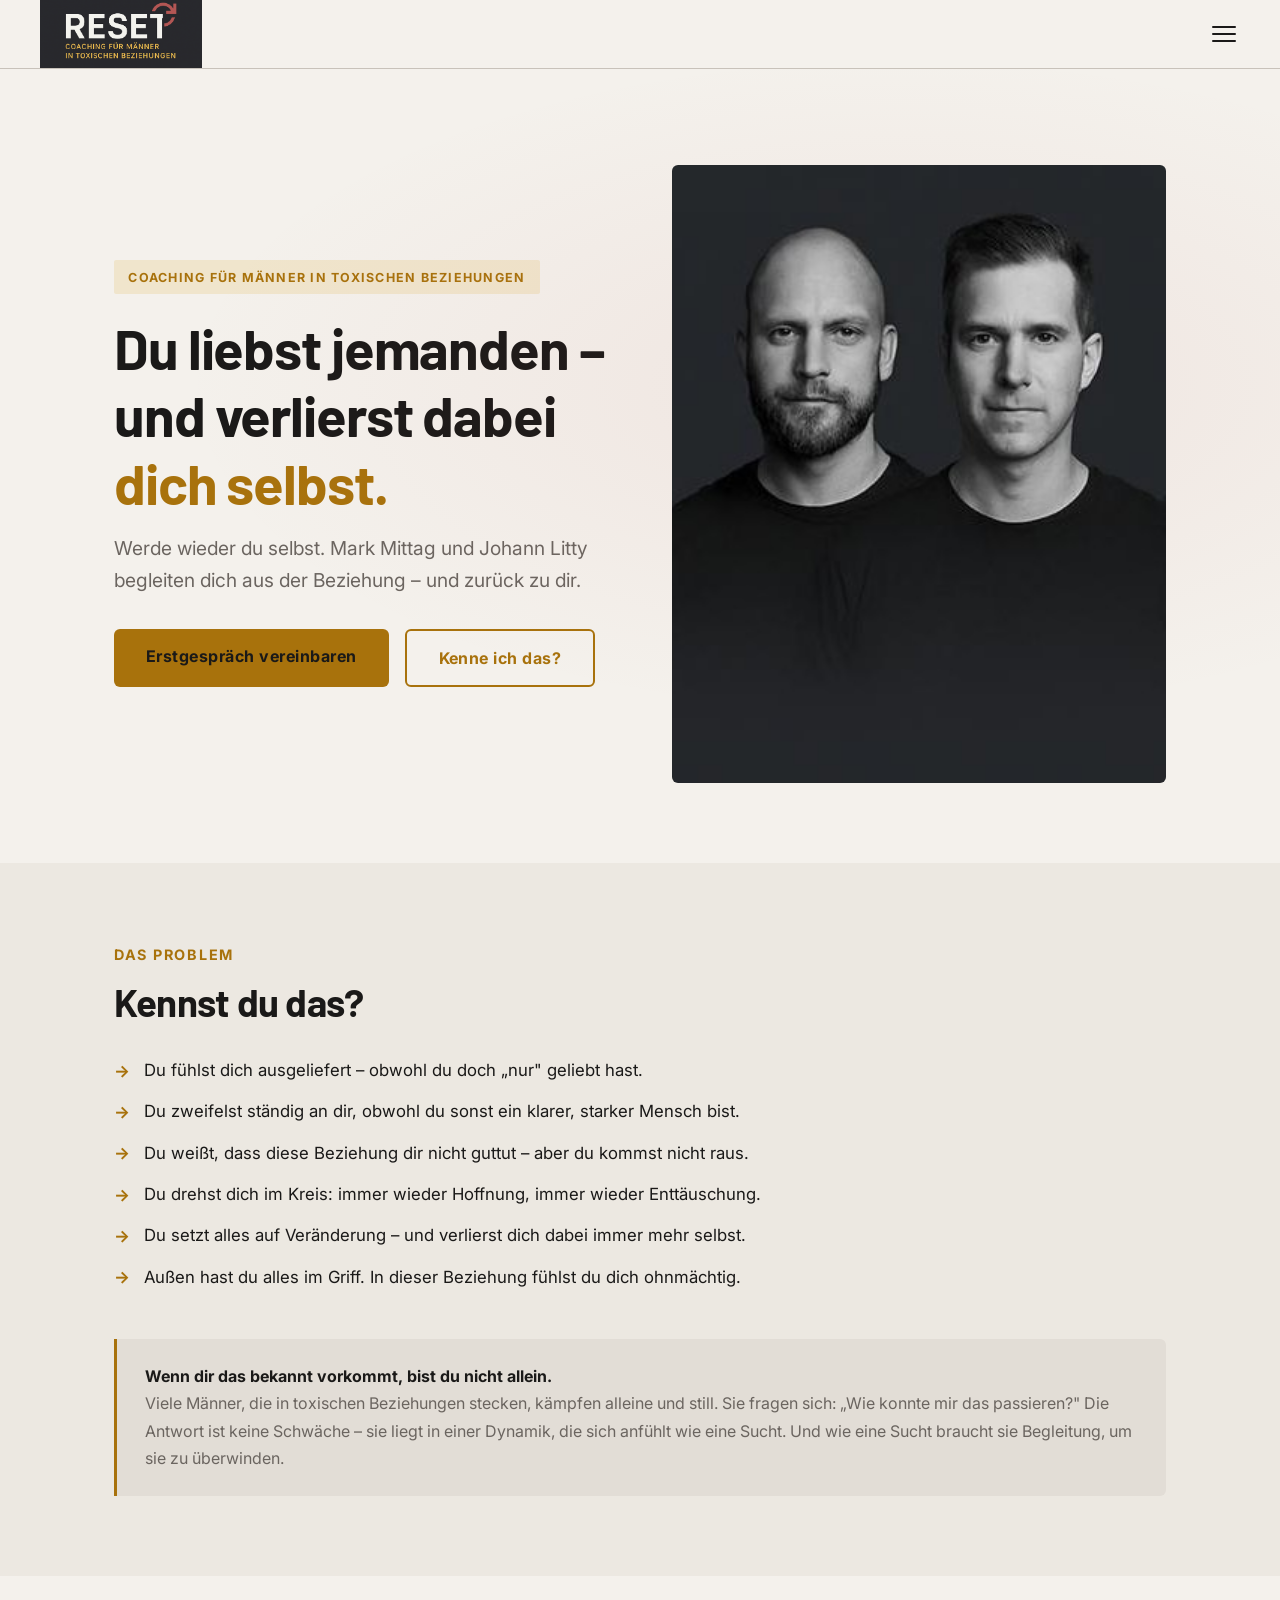
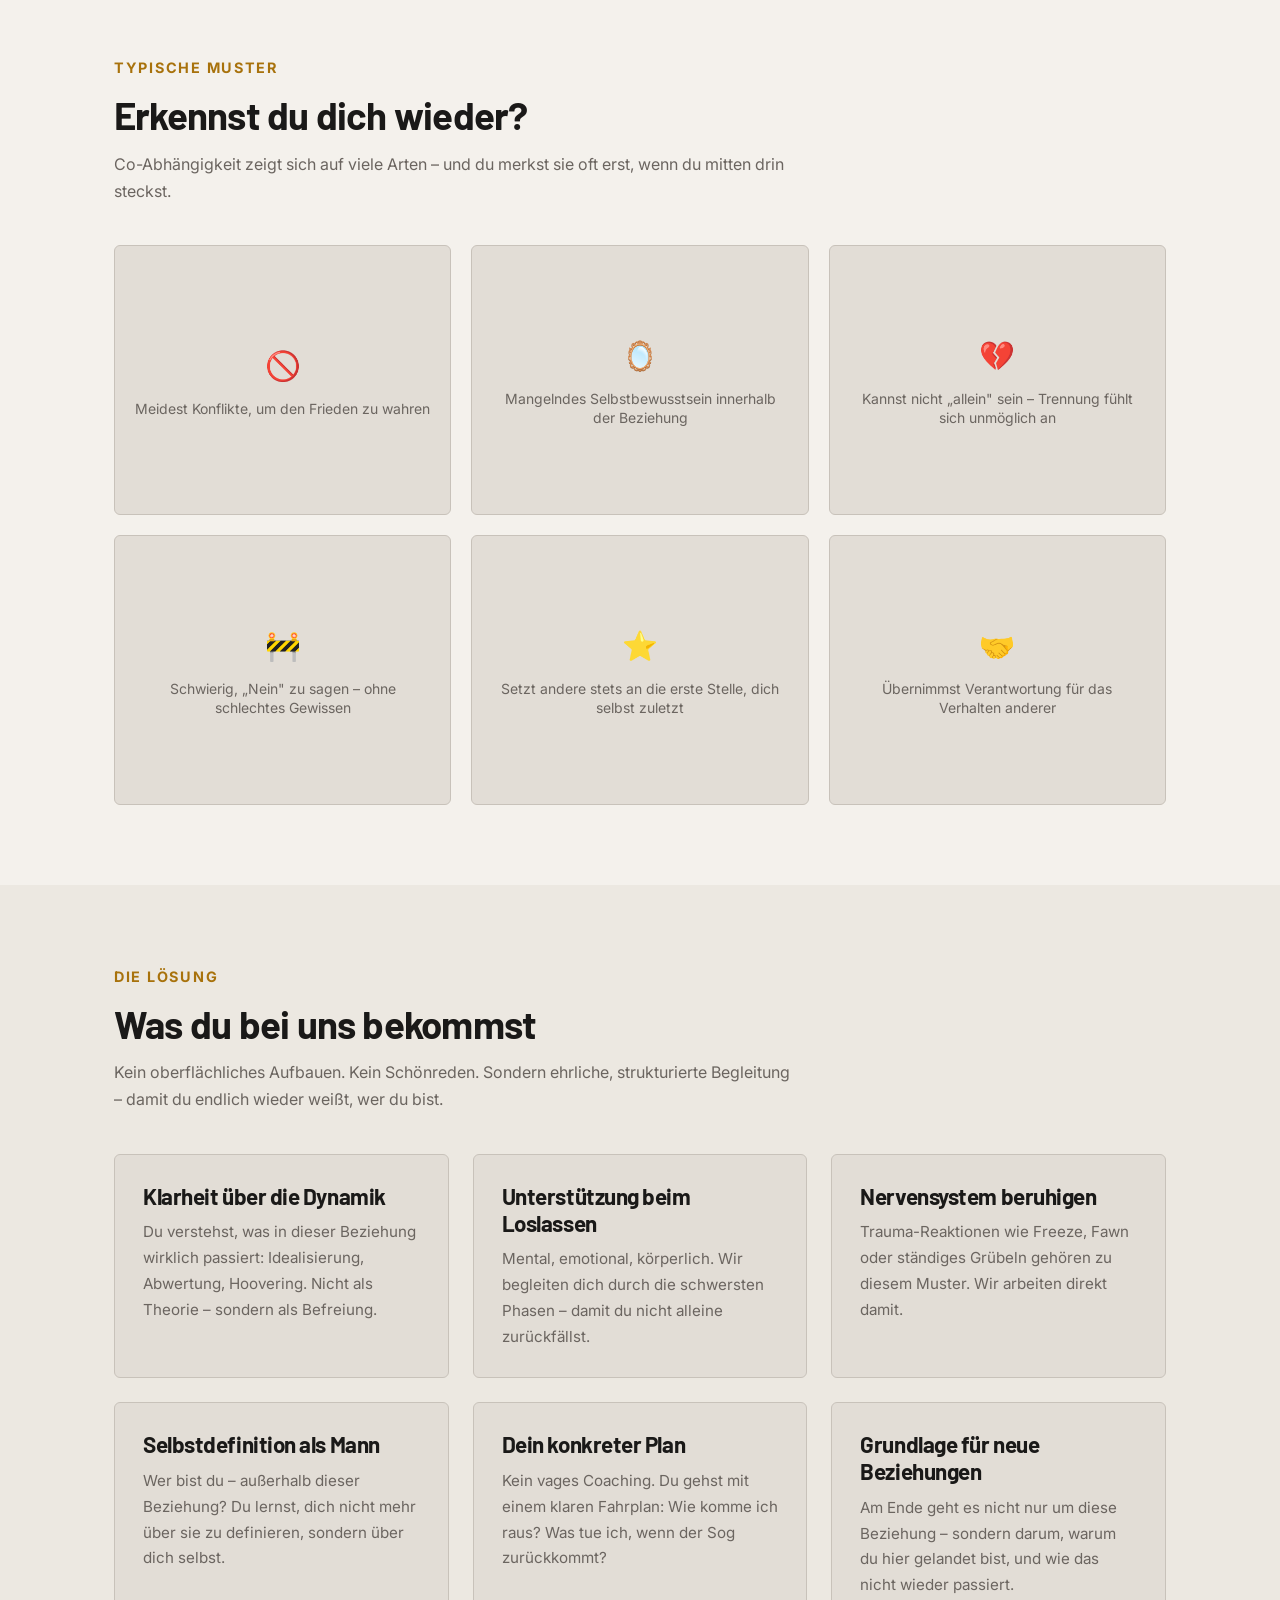
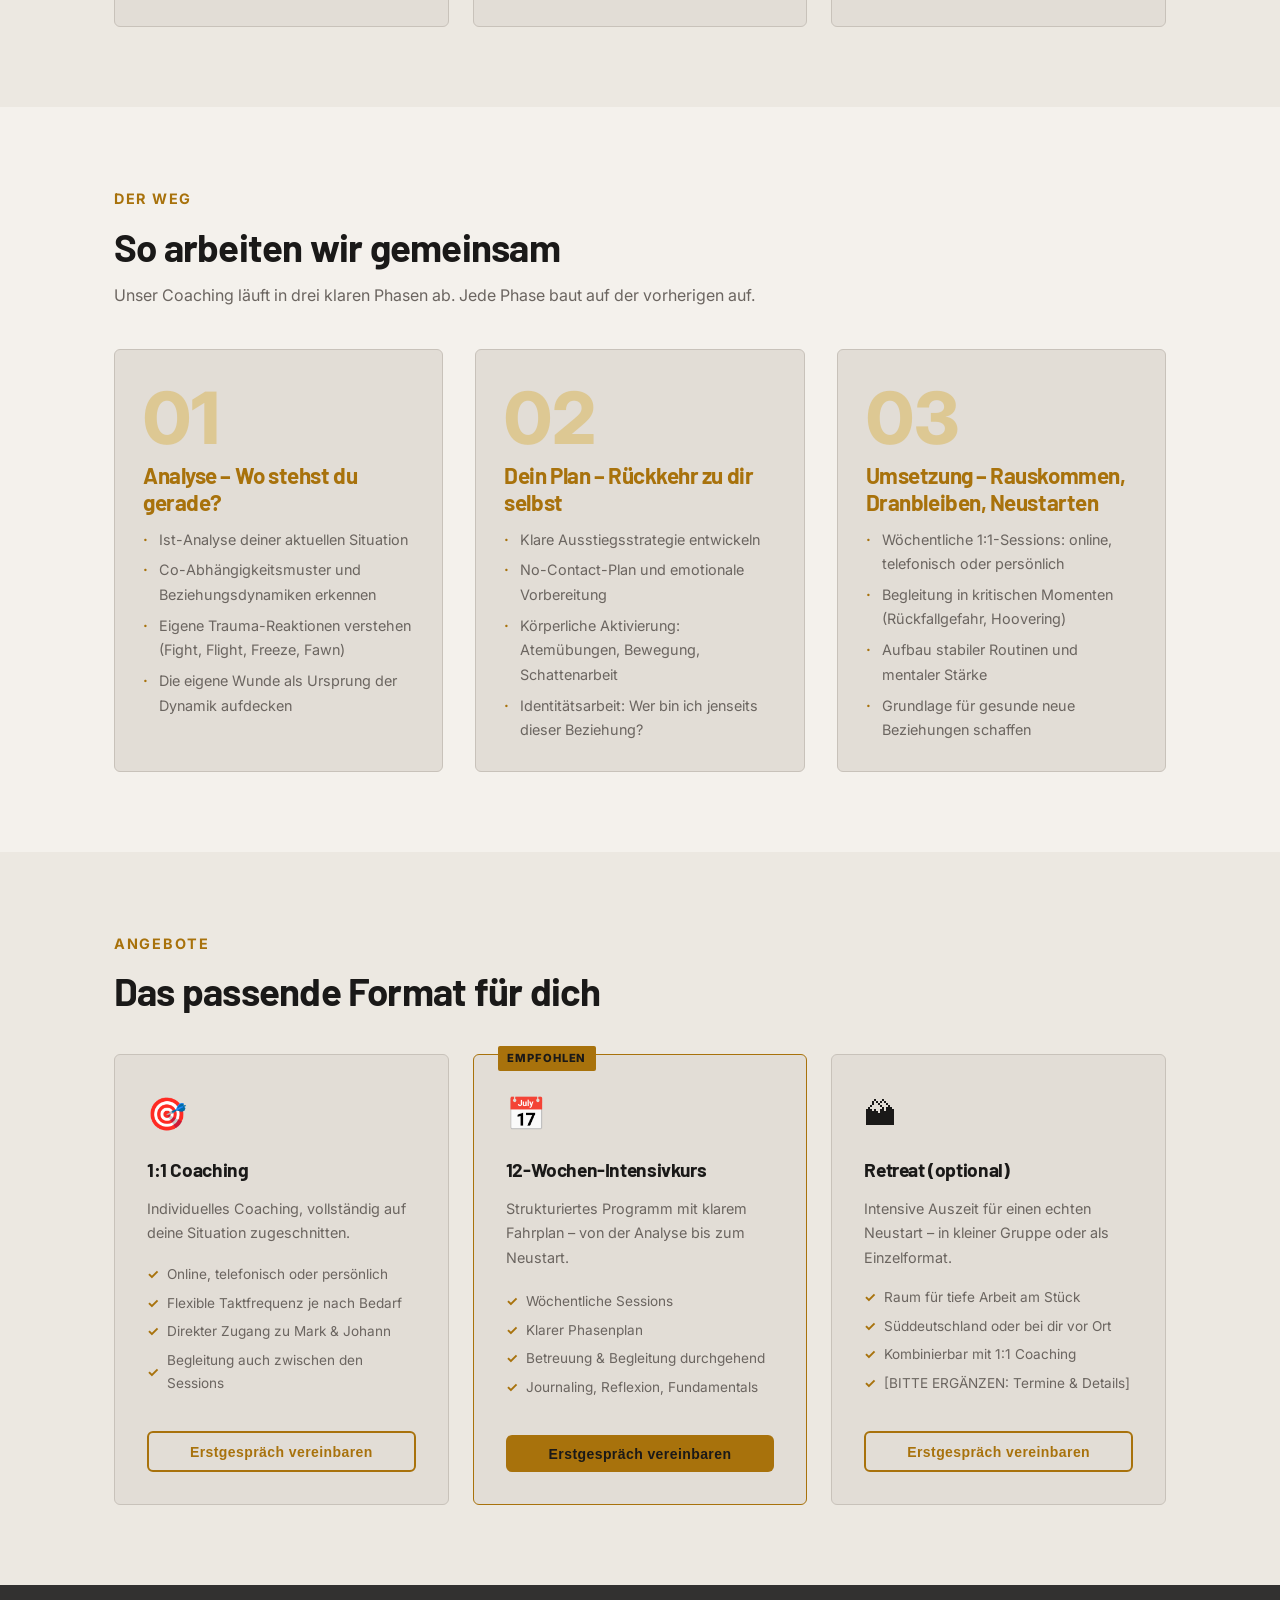
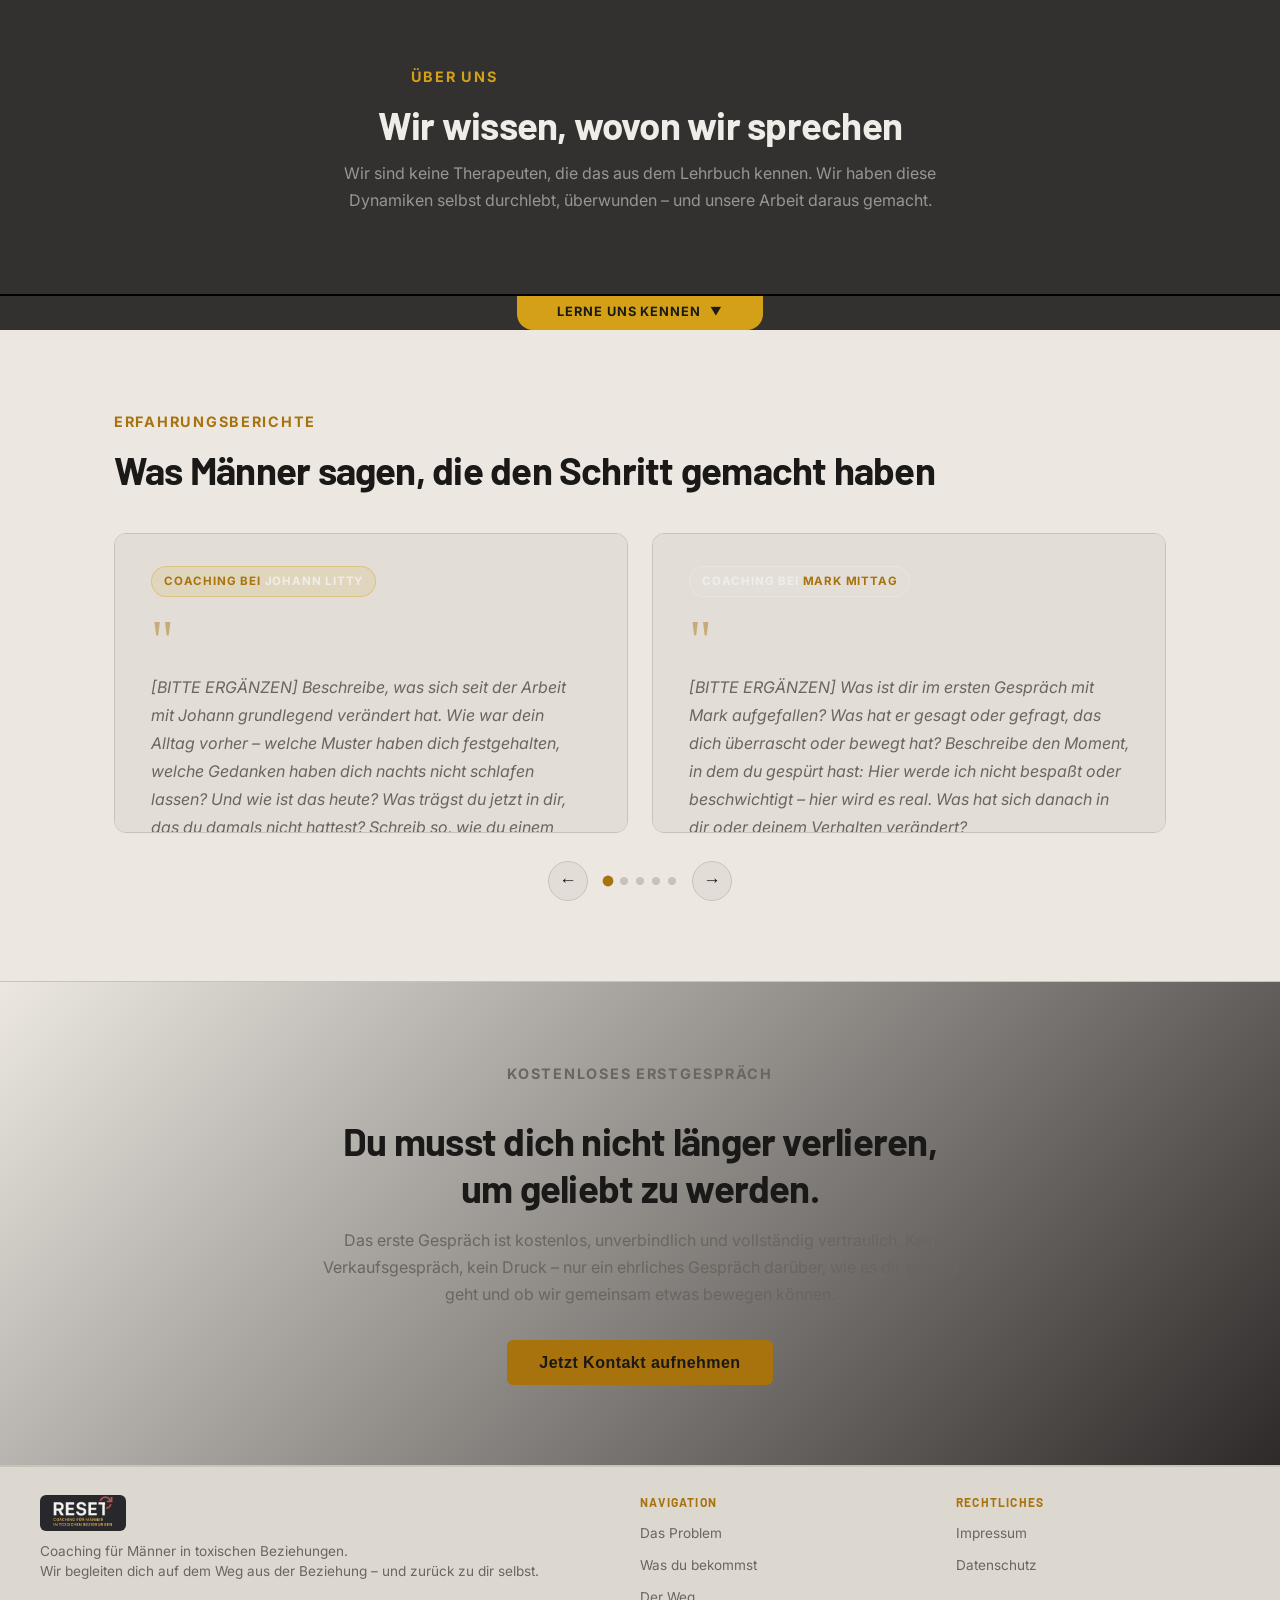
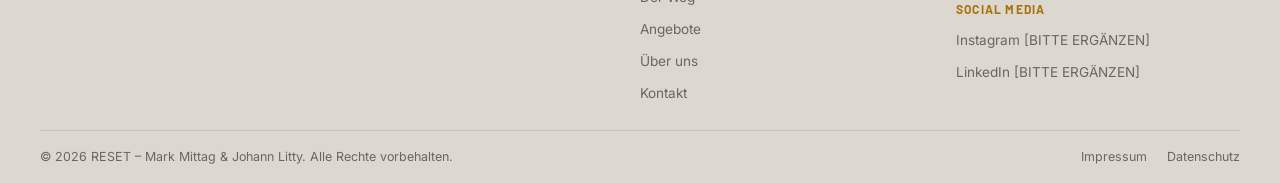
<file: index.html>
<!DOCTYPE html>
<html lang="de">
<head>
  <meta charset="UTF-8">
  <meta name="viewport" content="width=device-width, initial-scale=1.0">
  <title>RESET – Coaching für Männer in toxischen Beziehungen</title>
  <meta name="description" content="Du liebst jemanden, verlierst dich dabei aber selbst. Mark Mittag und Johann Litty begleiten Männer aus toxischen Beziehungen – zurück zu sich selbst.">
  <link rel="preconnect" href="https://fonts.googleapis.com">
  <link rel="preconnect" href="https://fonts.gstatic.com" crossorigin>
  <!-- Hinweis: Google Fonts – bei DSGVO-Anforderung Schriften lokal einbinden -->
  <link href="https://fonts.googleapis.com/css2?family=Barlow:wght@400;600;700;800&family=Inter:wght@400;500;600&display=swap" rel="stylesheet">
  <link rel="icon" type="image/svg+xml" href="favicon.svg">
  <link rel="stylesheet" href="style.css">
</head>
<body>

<!-- ============================
     HEADER / NAVIGATION
============================= -->
<header class="site-header" role="banner">
  <div class="container">
    <nav class="nav-inner" aria-label="Hauptnavigation">
      <a href="#" class="nav-logo" id="logo-scroll" aria-label="Zur Seite scrollen">
        <img src="images/resetlogo.png" alt="RESET" height="60" style="width:auto;display:block;flex-shrink:0;">
      </a>

      <ul class="nav-links" role="list">
        <li><a href="#">Start</a></li>
        <li><a href="#problem">Das Problem</a></li>
        <li><a href="#loesung">Was du bekommst</a></li>
        <li><a href="#weg">Der Weg</a></li>
        <li><a href="#ueber-uns">Über uns</a></li>
        <li><a href="#stimmen">Erfahrungsberichte</a></li>
      </ul>

      <div class="nav-actions">
        <button class="btn btn-gold" data-open-modal data-source="Navbar – Erstgespräch">Erstgespräch</button>
        <button class="theme-toggle" id="theme-toggle" aria-label="Design wechseln"></button>
        <button class="burger" aria-label="Menü öffnen" aria-expanded="false" aria-controls="nav-mobile">
          <span></span><span></span><span></span>
        </button>
      </div>
    </nav>

    <nav class="nav-mobile" id="nav-mobile" aria-label="Mobiles Menü">
      <a href="#">Start</a>
      <a href="#problem">Das Problem</a>
      <a href="#loesung">Was du bekommst</a>
      <a href="#weg">Der Weg</a>
      <a href="#ueber-uns">Über uns</a>
      <a href="#stimmen">Erfahrungsberichte</a>
      <button class="btn btn-gold" style="margin-top:0.75rem;" data-open-modal data-source="Navbar Mobile – Erstgespräch">Erstgespräch vereinbaren</button>
      <button class="nav-mobile-theme" id="theme-toggle-mobile" aria-label="Design wechseln"></button>
    </nav>
  </div>
</header>


<!-- ============================
     HERO
============================= -->
<section class="hero" id="hero" aria-labelledby="hero-heading">
  <div class="container">
    <div class="hero-inner">
      <div class="hero-content">
        <span class="hero-tag">Coaching für Männer in toxischen Beziehungen</span>
        <h1 id="hero-heading">
          Du liebst jemanden –<br>
          und verlierst dabei<br>
          <em>dich selbst.</em>
        </h1>
        <p class="hero-sub">
          Werde wieder du selbst. Mark Mittag und Johann Litty begleiten dich aus der Beziehung – und zurück zu dir.
        </p>
        <div class="hero-ctas">
          <a href="#kontakt" class="btn btn-gold">Erstgespräch vereinbaren</a>
          <a href="#problem" class="btn btn-outline">Kenne ich das?</a>
        </div>
      </div>

      <div class="hero-image-wrap">
        <img
          src="images/johanmarkplaceholder.jpeg"
          alt="Mark Mittag und Johann Litty – RESET Coaching"
          class="hero-photo"
        >
      </div>
    </div>
  </div>
</section>


<!-- ============================
     DAS PROBLEM – Kennst du das?
============================= -->
<section class="section-alt" id="problem" aria-labelledby="problem-heading">
  <div class="container">
    <p class="section-label">Das Problem</p>
    <h2 id="problem-heading">Kennst du das?</h2>

    <ul class="problem-list" role="list">
      <li>Du fühlst dich ausgeliefert – obwohl du doch „nur" geliebt hast.</li>
      <li>Du zweifelst ständig an dir, obwohl du sonst ein klarer, starker Mensch bist.</li>
      <li>Du weißt, dass diese Beziehung dir nicht guttut – aber du kommst nicht raus.</li>
      <li>Du drehst dich im Kreis: immer wieder Hoffnung, immer wieder Enttäuschung.</li>
      <li>Du setzt alles auf Veränderung – und verlierst dich dabei immer mehr selbst.</li>
      <li>Außen hast du alles im Griff. In dieser Beziehung fühlst du dich ohnmächtig.</li>
    </ul>

    <div class="validation-box" role="note">
      <p><strong>Wenn dir das bekannt vorkommt, bist du nicht allein.</strong><br>
      Viele Männer, die in toxischen Beziehungen stecken, kämpfen alleine und still. Sie fragen sich: „Wie konnte mir das passieren?" Die Antwort ist keine Schwäche – sie liegt in einer Dynamik, die sich anfühlt wie eine Sucht. Und wie eine Sucht braucht sie Begleitung, um sie zu überwinden.</p>
    </div>
  </div>
</section>


<!-- ============================
     CO-ABHÄNGIGKEIT – Muster
============================= -->
<section id="muster" aria-labelledby="muster-heading">
  <div class="container">
    <p class="section-label">Typische Muster</p>
    <h2 id="muster-heading">Erkennst du dich wieder?</h2>
    <p style="color: var(--muted); margin-top: 0.75rem; margin-bottom: 0;">
      Co-Abhängigkeit zeigt sich auf viele Arten – und du merkst sie oft erst, wenn du mitten drin steckst.
    </p>

    <div class="codep-grid" role="list">
      <div class="codep-item" role="listitem">
        <span class="icon" aria-hidden="true">🚫</span>
        <p>Meidest Konflikte, um den Frieden zu wahren</p>
      </div>
      <div class="codep-item" role="listitem">
        <span class="icon" aria-hidden="true">🪞</span>
        <p>Mangelndes Selbstbewusstsein innerhalb der Beziehung</p>
      </div>
      <div class="codep-item" role="listitem">
        <span class="icon" aria-hidden="true">💔</span>
        <p>Kannst nicht „allein" sein – Trennung fühlt sich unmöglich an</p>
      </div>
      <div class="codep-item" role="listitem">
        <span class="icon" aria-hidden="true">🚧</span>
        <p>Schwierig, „Nein" zu sagen – ohne schlechtes Gewissen</p>
      </div>
      <div class="codep-item" role="listitem">
        <span class="icon" aria-hidden="true">⭐</span>
        <p>Setzt andere stets an die erste Stelle, dich selbst zuletzt</p>
      </div>
      <div class="codep-item" role="listitem">
        <span class="icon" aria-hidden="true">🤝</span>
        <p>Übernimmst Verantwortung für das Verhalten anderer</p>
      </div>
    </div>
  </div>
</section>


<!-- ============================
     DIE LÖSUNG – Was du bekommst
============================= -->
<section class="section-alt" id="loesung" aria-labelledby="loesung-heading">
  <div class="container">
    <p class="section-label">Die Lösung</p>
    <h2 id="loesung-heading">Was du bei uns bekommst</h2>
    <p style="color: var(--muted); margin-top: 0.75rem;">
      Kein oberflächliches Aufbauen. Kein Schönreden. Sondern ehrliche, strukturierte Begleitung – damit du endlich wieder weißt, wer du bist.
    </p>

    <div class="benefits-grid" role="list">
      <div class="benefit-card" role="listitem">
        <h3>Klarheit über die Dynamik</h3>
        <p>Du verstehst, was in dieser Beziehung wirklich passiert: Idealisierung, Abwertung, Hoovering. Nicht als Theorie – sondern als Befreiung.</p>
      </div>
      <div class="benefit-card" role="listitem">
        <h3>Unterstützung beim Loslassen</h3>
        <p>Mental, emotional, körperlich. Wir begleiten dich durch die schwersten Phasen – damit du nicht alleine zurückfällst.</p>
      </div>
      <div class="benefit-card" role="listitem">
        <h3>Nervensystem beruhigen</h3>
        <p>Trauma-Reaktionen wie Freeze, Fawn oder ständiges Grübeln gehören zu diesem Muster. Wir arbeiten direkt damit.</p>
      </div>
      <div class="benefit-card" role="listitem">
        <h3>Selbstdefinition als Mann</h3>
        <p>Wer bist du – außerhalb dieser Beziehung? Du lernst, dich nicht mehr über sie zu definieren, sondern über dich selbst.</p>
      </div>
      <div class="benefit-card" role="listitem">
        <h3>Dein konkreter Plan</h3>
        <p>Kein vages Coaching. Du gehst mit einem klaren Fahrplan: Wie komme ich raus? Was tue ich, wenn der Sog zurückkommt?</p>
      </div>
      <div class="benefit-card" role="listitem">
        <h3>Grundlage für neue Beziehungen</h3>
        <p>Am Ende geht es nicht nur um diese Beziehung – sondern darum, warum du hier gelandet bist, und wie das nicht wieder passiert.</p>
      </div>
    </div>
  </div>
</section>


<!-- ============================
     DER WEG – Methode / 3 Schritte
============================= -->
<section id="weg" aria-labelledby="weg-heading">
  <div class="container">
    <p class="section-label">Der Weg</p>
    <h2 id="weg-heading">So arbeiten wir gemeinsam</h2>
    <p style="color: var(--muted); margin-top: 0.75rem;">
      Unser Coaching läuft in drei klaren Phasen ab. Jede Phase baut auf der vorherigen auf.
    </p>

    <div class="steps-grid steps" role="list">
      <div class="step-card" role="listitem">
        <div class="step-number" aria-hidden="true">01</div>
        <h3>Analyse – Wo stehst du gerade?</h3>
        <ul role="list">
          <li>Ist-Analyse deiner aktuellen Situation</li>
          <li>Co-Abhängigkeitsmuster und Beziehungsdynamiken erkennen</li>
          <li>Eigene Trauma-Reaktionen verstehen (Fight, Flight, Freeze, Fawn)</li>
          <li>Die eigene Wunde als Ursprung der Dynamik aufdecken</li>
        </ul>
      </div>
      <div class="step-card" role="listitem">
        <div class="step-number" aria-hidden="true">02</div>
        <h3>Dein Plan – Rückkehr zu dir selbst</h3>
        <ul role="list">
          <li>Klare Ausstiegsstrategie entwickeln</li>
          <li>No-Contact-Plan und emotionale Vorbereitung</li>
          <li>Körperliche Aktivierung: Atemübungen, Bewegung, Schattenarbeit</li>
          <li>Identitätsarbeit: Wer bin ich jenseits dieser Beziehung?</li>
        </ul>
      </div>
      <div class="step-card" role="listitem">
        <div class="step-number" aria-hidden="true">03</div>
        <h3>Umsetzung – Rauskommen, Dranbleiben, Neustarten</h3>
        <ul role="list">
          <li>Wöchentliche 1:1-Sessions: online, telefonisch oder persönlich</li>
          <li>Begleitung in kritischen Momenten (Rückfallgefahr, Hoovering)</li>
          <li>Aufbau stabiler Routinen und mentaler Stärke</li>
          <li>Grundlage für gesunde neue Beziehungen schaffen</li>
        </ul>
      </div>
    </div>
  </div>
</section>


<!-- ============================
     ANGEBOTE
============================= -->
<section class="section-alt" id="angebote" aria-labelledby="angebote-heading">
  <div class="container">
    <p class="section-label">Angebote</p>
    <h2 id="angebote-heading">Das passende Format für dich</h2>

    <div class="offers-grid" role="list">
      <div class="offer-card" role="listitem">
        <span class="offer-icon" aria-hidden="true">🎯</span>
        <h3>1:1 Coaching</h3>
        <p>Individuelles Coaching, vollständig auf deine Situation zugeschnitten.</p>
        <ul class="offer-details" role="list">
          <li>Online, telefonisch oder persönlich</li>
          <li>Flexible Taktfrequenz je nach Bedarf</li>
          <li>Direkter Zugang zu Mark &amp; Johann</li>
          <li>Begleitung auch zwischen den Sessions</li>
        </ul>
        <button class="btn btn-outline offer-btn" data-open-modal data-source="Angebot: 1:1 Coaching" data-preset="1to1">Erstgespräch vereinbaren</button>
      </div>

      <div class="offer-card featured" role="listitem">
        <span class="offer-badge">Empfohlen</span>
        <span class="offer-icon" aria-hidden="true">📅</span>
        <h3>12-Wochen-Intensivkurs</h3>
        <p>Strukturiertes Programm mit klarem Fahrplan – von der Analyse bis zum Neustart.</p>
        <ul class="offer-details" role="list">
          <li>Wöchentliche Sessions</li>
          <li>Klarer Phasenplan</li>
          <li>Betreuung &amp; Begleitung durchgehend</li>
          <li>Journaling, Reflexion, Fundamentals</li>
        </ul>
        <button class="btn btn-gold offer-btn" data-open-modal data-source="Angebot: 12-Wochen-Intensivkurs" data-preset="12wochen">Erstgespräch vereinbaren</button>
      </div>

      <div class="offer-card" role="listitem">
        <span class="offer-icon" aria-hidden="true">🏔</span>
        <h3>Retreat (optional)</h3>
        <p>Intensive Auszeit für einen echten Neustart – in kleiner Gruppe oder als Einzelformat.</p>
        <ul class="offer-details" role="list">
          <li>Raum für tiefe Arbeit am Stück</li>
          <li>Süddeutschland oder bei dir vor Ort</li>
          <li>Kombinierbar mit 1:1 Coaching</li>
          <li>[BITTE ERGÄNZEN: Termine & Details]</li>
        </ul>
        <button class="btn btn-outline offer-btn" data-open-modal data-source="Angebot: Retreat" data-preset="retreat">Erstgespräch vereinbaren</button>
      </div>
    </div>

  </div>
</section>


<!-- ============================
     ÜBER UNS (kompakt)
============================= -->
<section id="ueber-uns" class="section-alt" aria-labelledby="ueber-uns-heading">
  <div class="container" style="text-align: center;">
    <p class="section-label">Über uns</p>
    <h2 id="ueber-uns-heading">Wir wissen, wovon wir sprechen</h2>
    <p style="color: var(--muted); margin-top: 0.75rem; margin-bottom: 0; max-width: 60ch; margin-inline: auto;">
      Wir sind keine Therapeuten, die das aus dem Lehrbuch kennen. Wir haben diese Dynamiken selbst durchlebt, überwunden – und unsere Arbeit daraus gemacht.
    </p>
  </div>
</section>

<div class="coaches-outer-wrap">
  <div class="coaches-drawer" id="coaches-drawer" role="region" aria-labelledby="ueber-uns-toggle">
    <div class="container">
      <div class="coaches-grid">
        <div class="coach-card">
          <a href="pages/mark-mittag.html" class="coach-photo" aria-label="Mehr über Mark Mittag">
            <img src="images/markplaceholder.jpeg" alt="Mark Mittag">
          </a>
          <div class="coach-info">
            <h3><a href="pages/mark-mittag.html">Mark Mittag</a></h3>
            <p class="coach-role">Coach &amp; Mitgründer</p>
            <p>[BITTE ERGÄNZEN] Kurze persönliche Geschichte von Mark – eigener Hintergrund, was ihn zu dieser Arbeit gebracht hat, 2–3 Sätze.</p>
            <a href="pages/mark-mittag.html">Mehr über Mark →</a>
          </div>
        </div>

        <div class="coach-card">
          <a href="pages/johann-litty.html" class="coach-photo" aria-label="Mehr über Johann Litty">
            <img src="images/jhprofile.jpg" alt="Johann Litty" style="object-position: center -3px;">
          </a>
          <div class="coach-info">
            <h3><a href="pages/johann-litty.html">Johann Litty</a></h3>
            <p class="coach-role">Coach &amp; Mitgründer</p>
            <p>[BITTE ERGÄNZEN] Kurze persönliche Geschichte von Johann – eigener Hintergrund, was ihn zu dieser Arbeit gebracht hat, 2–3 Sätze.</p>
            <a href="pages/johann-litty.html">Mehr über Johann →</a>
          </div>
        </div>
      </div>
    </div>
  </div>

  <div class="ueber-uns-lasche-wrap">
    <button class="ueber-uns-lasche" id="ueber-uns-toggle" aria-expanded="false" aria-controls="coaches-drawer">
      <span class="lasche-text">Lerne uns kennen</span>
      <span class="lasche-arrow" aria-hidden="true">&#9660;</span>
    </button>
  </div>
</div>


<!-- ============================
     TESTIMONIALS
============================= -->
<section class="section-alt" id="stimmen" aria-labelledby="stimmen-heading">
  <div class="container">
    <p class="section-label">Erfahrungsberichte</p>
    <h2 id="stimmen-heading">Was Männer sagen, die den Schritt gemacht haben</h2>

    <div class="tc-wrap tc-wrap--3col" data-tc style="margin-top: 2.5rem;">
      <div class="tc-track" data-tc-track>

        <div class="tc-slide" data-tc-slide>
          <div class="tc-card">
            <a href="pages/johann-litty.html" class="tc-source tc-source--johann"><span class="tc-prefix">Coaching bei</span> <span class="tc-name">Johann Litty</span></a>
            <blockquote>
              <span class="tc-quote-mark">"</span>
              <p class="tc-text todo-field">[BITTE ERGÄNZEN] Beschreibe, was sich seit der Arbeit mit Johann grundlegend verändert hat. Wie war dein Alltag vorher – welche Muster haben dich festgehalten, welche Gedanken haben dich nachts nicht schlafen lassen? Und wie ist das heute? Was trägst du jetzt in dir, das du damals nicht hattest? Schreib so, wie du einem Freund davon erzählen würdest – ohne Schönfärberei, dafür ehrlich und nah dran.</p>
              <footer>
                <span class="tc-author todo-field">[Vorname, Alter]</span>
                <span class="tc-role todo-field">[z. B. „Trennung nach 6 Jahren, Köln"]</span>
              </footer>
            </blockquote>
          </div>
        </div>

        <div class="tc-slide" data-tc-slide>
          <div class="tc-card">
            <a href="pages/mark-mittag.html" class="tc-source tc-source--mark"><span class="tc-prefix">Coaching bei</span> <span class="tc-name">Mark Mittag</span></a>
            <blockquote>
              <span class="tc-quote-mark">"</span>
              <p class="tc-text todo-field">[BITTE ERGÄNZEN] Was ist dir im ersten Gespräch mit Mark aufgefallen? Was hat er gesagt oder gefragt, das dich überrascht oder bewegt hat? Beschreibe den Moment, in dem du gespürt hast: Hier werde ich nicht bespaßt oder beschwichtigt – hier wird es real. Was hat sich danach in dir oder deinem Verhalten verändert?</p>
              <footer>
                <span class="tc-author todo-field">[Vorname, Alter]</span>
                <span class="tc-role todo-field">[z. B. „Mitten in der Trennung, München"]</span>
              </footer>
            </blockquote>
          </div>
        </div>

        <div class="tc-slide" data-tc-slide>
          <div class="tc-card">
            <a href="pages/johann-litty.html" class="tc-source tc-source--johann"><span class="tc-prefix">Coaching bei</span> <span class="tc-name">Johann Litty</span></a>
            <blockquote>
              <span class="tc-quote-mark">"</span>
              <p class="tc-text todo-field">[BITTE ERGÄNZEN] Wie sieht dein Alltag heute aus im Vergleich zu vorher? Gibt es konkrete Situationen – ein Streit, eine Nachricht, ein Treffen – in denen du heute anders reagierst als du es früher getan hättest? Was hat Johann mit dir erarbeitet, das sich jetzt in solchen Momenten bemerkbar macht? Möglichst konkret und lebensnah schreiben.</p>
              <footer>
                <span class="tc-author todo-field">[Vorname, Alter]</span>
                <span class="tc-role todo-field">[z. B. „2 Monate nach dem Abschluss, Berlin"]</span>
              </footer>
            </blockquote>
          </div>
        </div>

        <div class="tc-slide" data-tc-slide>
          <div class="tc-card">
            <a href="pages/mark-mittag.html" class="tc-source tc-source--mark"><span class="tc-prefix">Coaching bei</span> <span class="tc-name">Mark Mittag</span></a>
            <blockquote>
              <span class="tc-quote-mark">"</span>
              <p class="tc-text todo-field">[BITTE ERGÄNZEN] Was hat dich an der Arbeit mit Mark am meisten überrascht? Vielleicht eine Aufgabe, eine Erkenntnis oder ein Gespräch, das dich noch Tage später beschäftigt hat. Was hättest du vor dem Coaching nicht geglaubt, dass es etwas in dir auslösen kann? Schreib das auf – genau diese unerwarteten Momente sind es, die anderen Männern helfen, den ersten Schritt zu wagen.</p>
              <footer>
                <span class="tc-author todo-field">[Vorname, Alter]</span>
                <span class="tc-role todo-field">[z. B. „Noch mitten im Prozess, Hamburg"]</span>
              </footer>
            </blockquote>
          </div>
        </div>

        <div class="tc-slide" data-tc-slide>
          <div class="tc-card">
            <a href="pages/johann-litty.html" class="tc-source tc-source--johann"><span class="tc-prefix">Coaching bei</span> <span class="tc-name">Johann Litty</span></a>
            <blockquote>
              <span class="tc-quote-mark">"</span>
              <p class="tc-text todo-field">[BITTE ERGÄNZEN] Stell dir vor, du sprichst mit einem Mann, der gerade in derselben Situation steckt wie du damals – und der überlegt, ob er sich Hilfe holen soll. Was würdest du ihm sagen? Was war für dich der entscheidende Grund, warum du froh bist, diesen Schritt mit Johann gegangen zu sein? Kein Verkaufen, kein Übertreiben – nur das, was wahr ist.</p>
              <footer>
                <span class="tc-author todo-field">[Vorname, Alter]</span>
                <span class="tc-role todo-field">[z. B. „Nach 12 Wochen Coaching, Frankfurt"]</span>
              </footer>
            </blockquote>
          </div>
        </div>

        <div class="tc-slide" data-tc-slide>
          <div class="tc-card">
            <a href="pages/mark-mittag.html" class="tc-source tc-source--mark"><span class="tc-prefix">Coaching bei</span> <span class="tc-name">Mark Mittag</span></a>
            <blockquote>
              <span class="tc-quote-mark">"</span>
              <p class="tc-text todo-field">[BITTE ERGÄNZEN] Gibt es einen Satz oder eine Frage von Mark, die dich wirklich getroffen hat – im guten Sinne? Etwas, das du nicht so schnell vergisst? Und was hat sich dadurch in dir oder deiner Haltung verschoben? Manchmal sind es die kleinen Wendungen, die den größten Unterschied machen. Genau die interessieren hier.</p>
              <footer>
                <span class="tc-author todo-field">[Vorname, Alter]</span>
                <span class="tc-role todo-field">[z. B. „Einzelsession, Stuttgart"]</span>
              </footer>
            </blockquote>
          </div>
        </div>

      </div>

      <div class="tc-nav">
        <button class="tc-btn" data-tc-prev aria-label="Vorheriges Testimonial">&#8592;</button>
        <div class="tc-dots" data-tc-dots></div>
        <button class="tc-btn" data-tc-next aria-label="Nächstes Testimonial">&#8594;</button>
      </div>
    </div>
  </div>
</section>


<!-- ============================
     CTA / KONTAKT
============================= -->
<section class="cta-section" id="kontakt" aria-labelledby="kontakt-heading">
  <div class="container">
    <div class="cta-inner">
      <p class="section-label">Kostenloses Erstgespräch</p>
      <h2 id="kontakt-heading">Du musst dich nicht länger verlieren, um geliebt zu werden.</h2>
      <p>Das erste Gespräch ist kostenlos, unverbindlich und vollständig vertraulich. Kein Verkaufsgespräch, kein Druck – nur ein ehrliches Gespräch darüber, wie es dir gerade geht und ob wir gemeinsam etwas bewegen können.</p>

      <button class="btn btn-gold" data-open-modal data-source="CTA-Sektion – Erstgespräch">Jetzt Kontakt aufnehmen</button>
    </div>
  </div>
</section>


<!-- ============================
     FOOTER
============================= -->
<footer class="site-footer" id="site-footer" role="contentinfo">
  <div class="container">
    <div class="footer-grid">
      <div class="footer-brand">
        <a href="#" id="footer-logo" aria-label="Nach oben scrollen"><img src="images/resetlogo.png" alt="RESET Logo" height="130" style="width:auto;display:block;"></a>
        <p>Coaching für Männer in toxischen Beziehungen.<br>
        Wir begleiten dich auf dem Weg aus der Beziehung – und zurück zu dir selbst.</p>
      </div>

      <div class="footer-col">
        <h4>Navigation</h4>
        <ul role="list">
          <li><a href="#problem">Das Problem</a></li>
          <li><a href="#loesung">Was du bekommst</a></li>
          <li><a href="#weg">Der Weg</a></li>
          <li><a href="#angebote">Angebote</a></li>
          <li><a href="#ueber-uns">Über uns</a></li>
          <li><a href="#kontakt">Kontakt</a></li>
        </ul>
      </div>

      <div class="footer-col">
        <h4>Rechtliches</h4>
        <ul role="list">
          <li><a href="pages/impressum.html">Impressum</a></li>
          <li><a href="pages/impressum.html#datenschutz">Datenschutz</a></li>
        </ul>
        <h4 style="margin-top:1.5rem;">Social Media</h4>
        <ul role="list">
          <li><a href="[BITTE ERGÄNZEN]" aria-label="Instagram">Instagram [BITTE ERGÄNZEN]</a></li>
          <li><a href="[BITTE ERGÄNZEN]" aria-label="LinkedIn">LinkedIn [BITTE ERGÄNZEN]</a></li>
        </ul>
      </div>
    </div>

    <div class="footer-bottom">
      <p>© <span id="copyright-year">2024</span> RESET – Mark Mittag &amp; Johann Litty. Alle Rechte vorbehalten.</p>
      <nav class="footer-legal" aria-label="Rechtliche Links">
        <a href="pages/impressum.html">Impressum</a>
        <a href="pages/impressum.html#datenschutz">Datenschutz</a>
      </nav>
    </div>
  </div>
</footer>

<!-- ============================
     KONTAKT-MODAL
============================= -->
<div class="modal-overlay" id="contact-modal" role="dialog" aria-modal="true" aria-labelledby="modal-heading" aria-hidden="true">
  <div class="modal-box">
    <button class="modal-close" aria-label="Formular schließen" data-close-modal>&times;</button>

    <h3 id="modal-heading">Schreib uns direkt</h3>
    <p class="contact-form-sub">
      Wir antworten in der Regel innerhalb von 24 Stunden. Wer lieber direkt schreibt, erreicht uns unter
      <a href="mailto:[BITTE ERGÄNZEN: kontakt@reset-coaching.de]">[BITTE ERGÄNZEN: kontakt@reset-coaching.de]</a>.
    </p>

    <!-- Formspree: action-URL nach Registrierung auf formspree.io eintragen -->
    <form
      class="contact-form"
      action="https://formspree.io/f/[BITTE ERGÄNZEN: deine-formspree-id]"
      method="POST"
      novalidate
      aria-label="Kontaktformular"
    >
      <div class="form-row">
        <div class="form-group">
          <label for="cf-name">Vorname *</label>
          <input type="text" id="cf-name" name="name" placeholder="Dein Vorname" required autocomplete="given-name">
        </div>
        <div class="form-group">
          <label for="cf-email">E-Mail-Adresse *</label>
          <input type="email" id="cf-email" name="email" placeholder="deine@email.de" required autocomplete="email">
        </div>
      </div>

      <div class="form-group">
        <label for="cf-phone">Telefon <span style="color:var(--muted); font-weight:400;">(optional)</span></label>
        <input type="tel" id="cf-phone" name="phone" placeholder="+49 ..." autocomplete="tel">
      </div>

      <div class="form-group">
        <label>Ich interessiere mich für</label>
        <div class="form-checkboxes">
          <label class="checkbox-item">
            <input type="radio" id="cf-int-1to1" name="Interesse" value="1:1 Coaching">
            <span>1:1 Coaching</span>
          </label>
          <label class="checkbox-item">
            <input type="radio" id="cf-int-12w" name="Interesse" value="12-Wochen-Intensivkurs">
            <span>12-Wochen-Intensivkurs</span>
          </label>
          <label class="checkbox-item">
            <input type="radio" id="cf-int-retreat" name="Interesse" value="Retreat">
            <span>Retreat</span>
          </label>
        </div>
      </div>

      <!-- Quelle: für Empfänger sichtbar, für User unsichtbar -->
      <input type="hidden" id="cf-source" name="Kontaktquelle" value="">

      <div class="form-group">
        <label for="cf-message">Deine Nachricht *</label>
        <textarea id="cf-message" name="message" rows="4" placeholder="Erzähl uns kurz, was dich beschäftigt – so viel oder wenig, wie du möchtest." required></textarea>
      </div>

      <div class="form-privacy">
        <input type="checkbox" id="cf-privacy" name="privacy" required>
        <label for="cf-privacy">
          Ich habe die <a href="pages/impressum.html#datenschutz" target="_blank">Datenschutzerklärung</a> gelesen und stimme der Verarbeitung meiner Daten zur Bearbeitung dieser Anfrage zu.*
        </label>
      </div>

      <input type="text" name="_gotcha" style="display:none" tabindex="-1" aria-hidden="true">

      <button type="submit" class="btn btn-gold form-submit">Nachricht senden</button>

      <p class="form-note">
        * Pflichtfelder. Deine Daten werden ausschließlich zur Bearbeitung deiner Anfrage genutzt und nicht weitergegeben.
        Mehr dazu in unserer <a href="pages/impressum.html#datenschutz">Datenschutzerklärung</a>.
      </p>
    </form>
  </div>
</div>

<script src="script.js"></script>
</body>
</html>
</file>
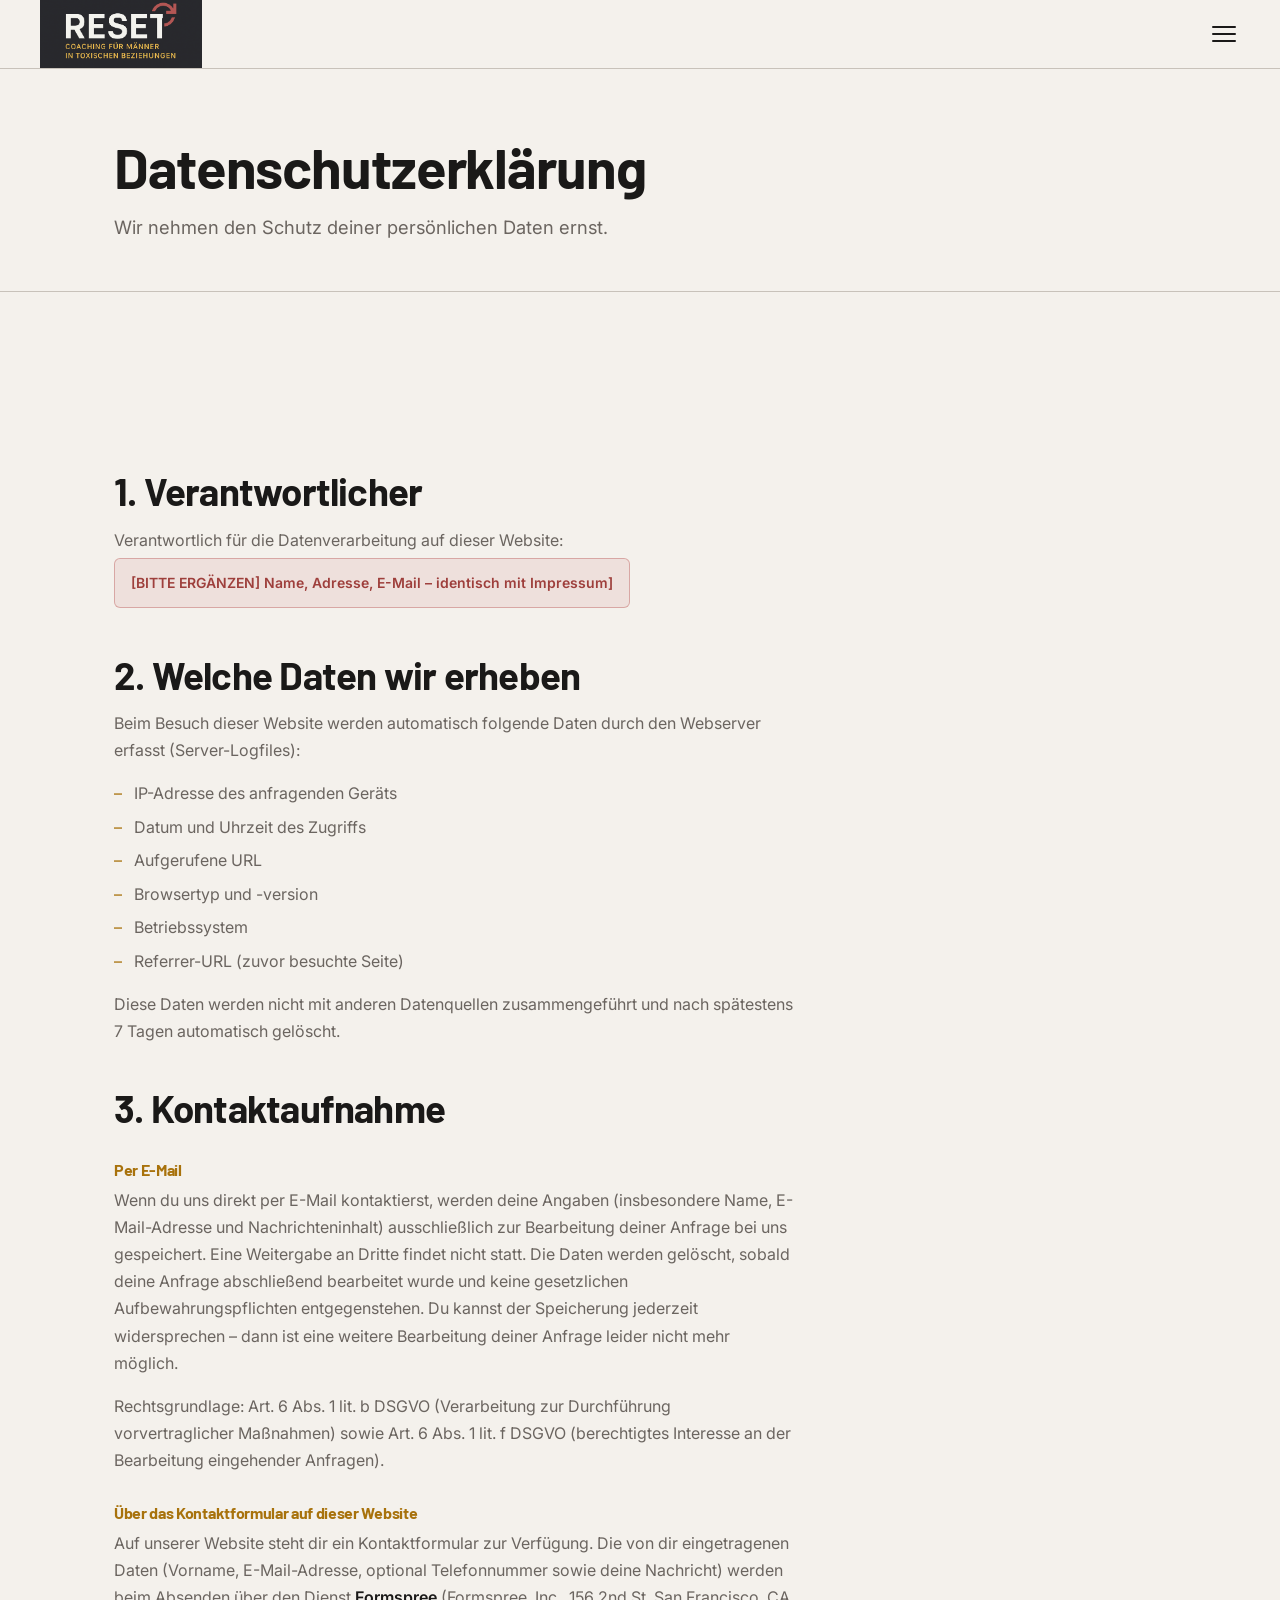
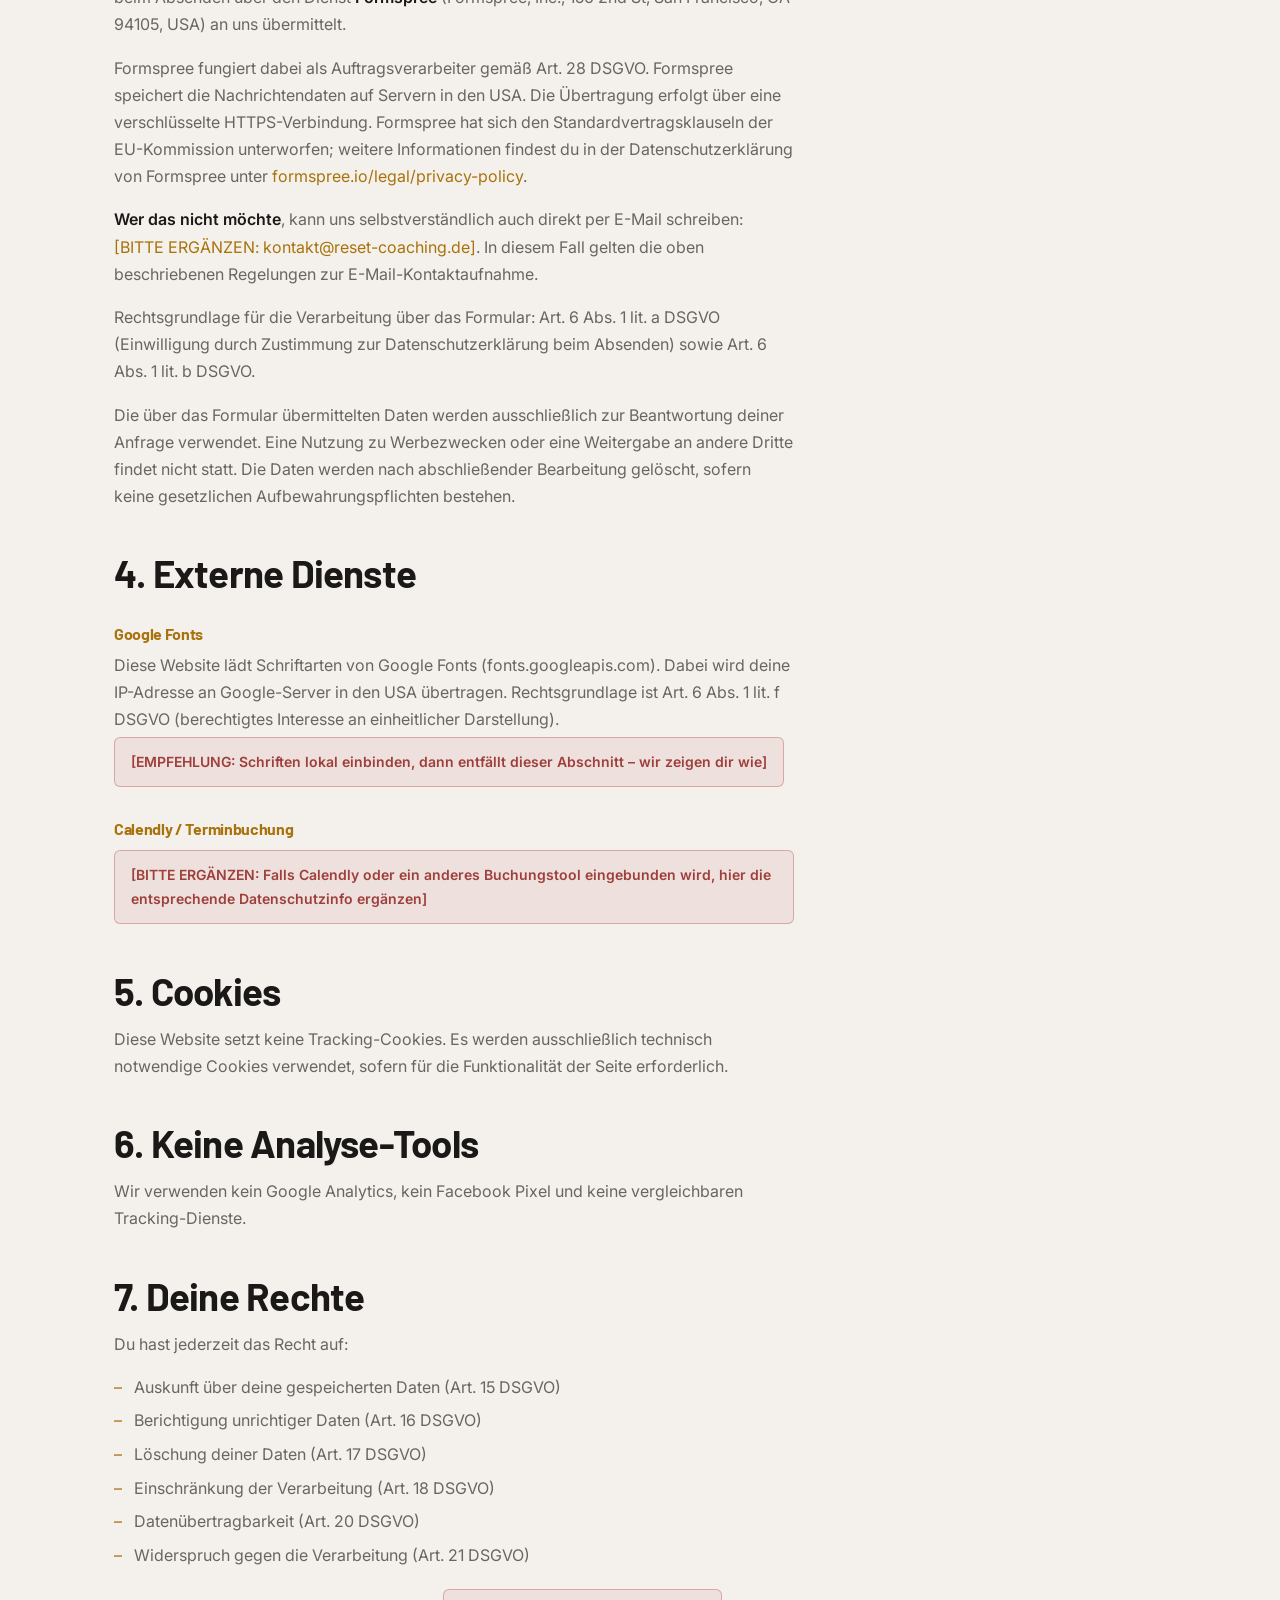
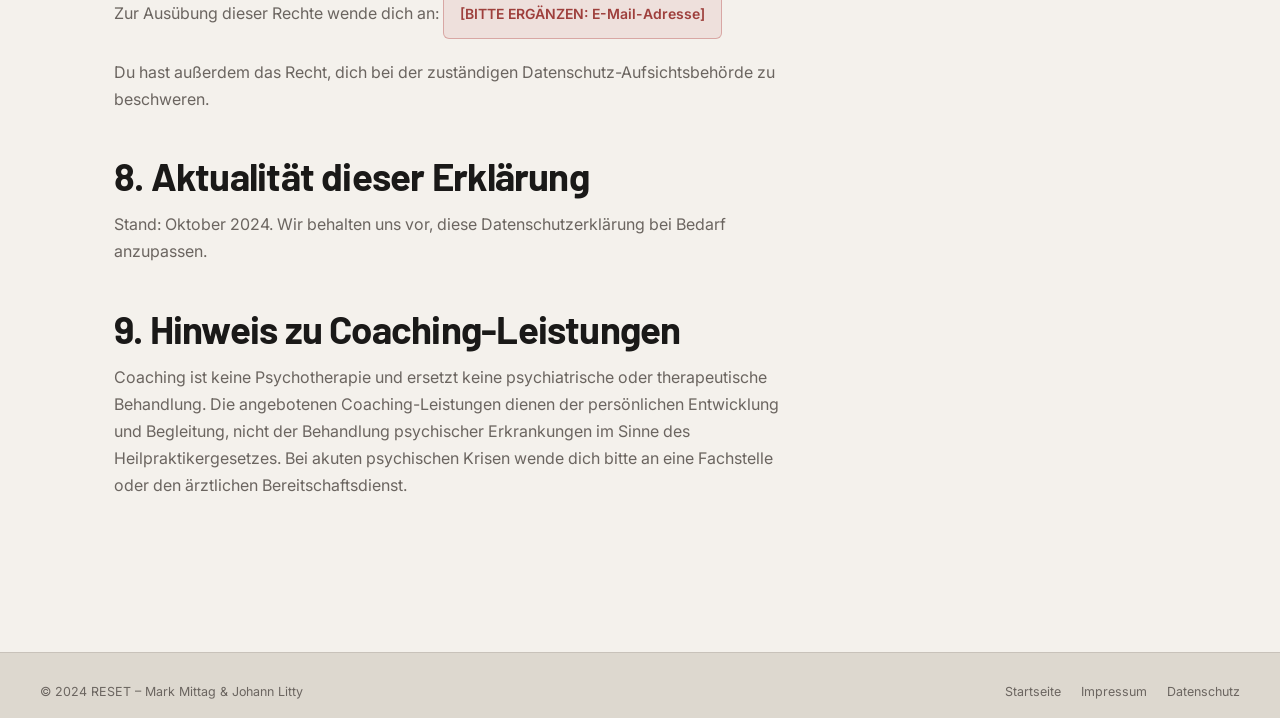
<file: datenschutz.html>
<!DOCTYPE html>
<html lang="de">
<head>
  <meta charset="UTF-8">
  <meta name="viewport" content="width=device-width, initial-scale=1.0">
  <title>Datenschutz – RESET Coaching</title>
  <link rel="preconnect" href="https://fonts.googleapis.com">
  <link rel="preconnect" href="https://fonts.gstatic.com" crossorigin>
  <link href="https://fonts.googleapis.com/css2?family=Barlow:wght@400;600;700;800&family=Inter:wght@400;500;600&display=swap" rel="stylesheet">
  <link rel="icon" type="image/svg+xml" href="favicon.svg">
  <link rel="stylesheet" href="style.css">
</head>
<body>

<header class="site-header" role="banner">
  <div class="container">
    <nav class="nav-inner" aria-label="Hauptnavigation">
      <a href="index.html" class="nav-logo" aria-label="RESET – zur Startseite">
        <img src="images/resetlogo.png" alt="RESET" height="60" style="width:auto;display:block;flex-shrink:0;">
      </a>
      <ul class="nav-links" role="list">
        <li><a href="index.html">Startseite</a></li>
      </ul>

      <div class="nav-actions">
        <a href="index.html#kontakt" class="btn btn-gold">Erstgespräch</a>
        <button class="theme-toggle" id="theme-toggle" aria-label="Design wechseln"></button>
        <button class="burger" aria-label="Menü öffnen" aria-expanded="false" aria-controls="nav-mobile">
          <span></span><span></span><span></span>
        </button>
      </div>
    </nav>
    <nav class="nav-mobile" id="nav-mobile" aria-label="Mobiles Menü">
      <a href="index.html">Startseite</a>
      <a href="index.html#kontakt">Kontakt</a>
      <button class="nav-mobile-theme" id="theme-toggle-mobile" aria-label="Design wechseln"></button>
    </nav>
  </div>
</header>


<section class="page-hero">
  <div class="container">
    <h1>Datenschutzerklärung</h1>
    <p class="lead">Wir nehmen den Schutz deiner persönlichen Daten ernst.</p>
  </div>
</section>


<section>
  <div class="container">
    <div class="prose">

      <h2>1. Verantwortlicher</h2>
      <p>
        Verantwortlich für die Datenverarbeitung auf dieser Website:<br>
        <span class="todo-field">[BITTE ERGÄNZEN] Name, Adresse, E-Mail – identisch mit Impressum]</span>
      </p>

      <h2>2. Welche Daten wir erheben</h2>
      <p>
        Beim Besuch dieser Website werden automatisch folgende Daten durch den Webserver erfasst (Server-Logfiles):
      </p>
      <ul>
        <li>IP-Adresse des anfragenden Geräts</li>
        <li>Datum und Uhrzeit des Zugriffs</li>
        <li>Aufgerufene URL</li>
        <li>Browsertyp und -version</li>
        <li>Betriebssystem</li>
        <li>Referrer-URL (zuvor besuchte Seite)</li>
      </ul>
      <p>
        Diese Daten werden nicht mit anderen Datenquellen zusammengeführt und nach spätestens 7 Tagen automatisch gelöscht.
      </p>

      <h2>3. Kontaktaufnahme</h2>

      <h3>Per E-Mail</h3>
      <p>
        Wenn du uns direkt per E-Mail kontaktierst, werden deine Angaben (insbesondere Name, E-Mail-Adresse und Nachrichteninhalt) ausschließlich zur Bearbeitung deiner Anfrage bei uns gespeichert. Eine Weitergabe an Dritte findet nicht statt. Die Daten werden gelöscht, sobald deine Anfrage abschließend bearbeitet wurde und keine gesetzlichen Aufbewahrungspflichten entgegenstehen. Du kannst der Speicherung jederzeit widersprechen – dann ist eine weitere Bearbeitung deiner Anfrage leider nicht mehr möglich.
      </p>
      <p>
        Rechtsgrundlage: Art. 6 Abs. 1 lit. b DSGVO (Verarbeitung zur Durchführung vorvertraglicher Maßnahmen) sowie Art. 6 Abs. 1 lit. f DSGVO (berechtigtes Interesse an der Bearbeitung eingehender Anfragen).
      </p>

      <h3>Über das Kontaktformular auf dieser Website</h3>
      <p>
        Auf unserer Website steht dir ein Kontaktformular zur Verfügung. Die von dir eingetragenen Daten (Vorname, E-Mail-Adresse, optional Telefonnummer sowie deine Nachricht) werden beim Absenden über den Dienst <strong>Formspree</strong> (Formspree, Inc., 156 2nd St, San Francisco, CA 94105, USA) an uns übermittelt.
      </p>
      <p>
        Formspree fungiert dabei als Auftragsverarbeiter gemäß Art. 28 DSGVO. Formspree speichert die Nachrichtendaten auf Servern in den USA. Die Übertragung erfolgt über eine verschlüsselte HTTPS-Verbindung. Formspree hat sich den Standardvertragsklauseln der EU-Kommission unterworfen; weitere Informationen findest du in der Datenschutzerklärung von Formspree unter <a href="https://formspree.io/legal/privacy-policy" target="_blank" rel="noopener noreferrer">formspree.io/legal/privacy-policy</a>.
      </p>
      <p>
        <strong>Wer das nicht möchte</strong>, kann uns selbstverständlich auch direkt per E-Mail schreiben:
        <a href="mailto:[BITTE ERGÄNZEN: kontakt@reset-coaching.de]">[BITTE ERGÄNZEN: kontakt@reset-coaching.de]</a>. In diesem Fall gelten die oben beschriebenen Regelungen zur E-Mail-Kontaktaufnahme.
      </p>
      <p>
        Rechtsgrundlage für die Verarbeitung über das Formular: Art. 6 Abs. 1 lit. a DSGVO (Einwilligung durch Zustimmung zur Datenschutzerklärung beim Absenden) sowie Art. 6 Abs. 1 lit. b DSGVO.
      </p>
      <p>
        Die über das Formular übermittelten Daten werden ausschließlich zur Beantwortung deiner Anfrage verwendet. Eine Nutzung zu Werbezwecken oder eine Weitergabe an andere Dritte findet nicht statt. Die Daten werden nach abschließender Bearbeitung gelöscht, sofern keine gesetzlichen Aufbewahrungspflichten bestehen.
      </p>

      <h2>4. Externe Dienste</h2>

      <h3>Google Fonts</h3>
      <p>
        Diese Website lädt Schriftarten von Google Fonts (fonts.googleapis.com). Dabei wird deine IP-Adresse an Google-Server in den USA übertragen. Rechtsgrundlage ist Art. 6 Abs. 1 lit. f DSGVO (berechtigtes Interesse an einheitlicher Darstellung). <span class="todo-field">[EMPFEHLUNG: Schriften lokal einbinden, dann entfällt dieser Abschnitt – wir zeigen dir wie]</span>
      </p>

      <h3>Calendly / Terminbuchung</h3>
      <p>
        <span class="todo-field">[BITTE ERGÄNZEN: Falls Calendly oder ein anderes Buchungstool eingebunden wird, hier die entsprechende Datenschutzinfo ergänzen]</span>
      </p>

      <h2>5. Cookies</h2>
      <p>
        Diese Website setzt keine Tracking-Cookies. Es werden ausschließlich technisch notwendige Cookies verwendet, sofern für die Funktionalität der Seite erforderlich.
      </p>

      <h2>6. Keine Analyse-Tools</h2>
      <p>
        Wir verwenden kein Google Analytics, kein Facebook Pixel und keine vergleichbaren Tracking-Dienste.
      </p>

      <h2>7. Deine Rechte</h2>
      <p>Du hast jederzeit das Recht auf:</p>
      <ul>
        <li>Auskunft über deine gespeicherten Daten (Art. 15 DSGVO)</li>
        <li>Berichtigung unrichtiger Daten (Art. 16 DSGVO)</li>
        <li>Löschung deiner Daten (Art. 17 DSGVO)</li>
        <li>Einschränkung der Verarbeitung (Art. 18 DSGVO)</li>
        <li>Datenübertragbarkeit (Art. 20 DSGVO)</li>
        <li>Widerspruch gegen die Verarbeitung (Art. 21 DSGVO)</li>
      </ul>
      <p>
        Zur Ausübung dieser Rechte wende dich an: <span class="todo-field">[BITTE ERGÄNZEN: E-Mail-Adresse]</span>
      </p>
      <p>
        Du hast außerdem das Recht, dich bei der zuständigen Datenschutz-Aufsichtsbehörde zu beschweren.
      </p>

      <h2>8. Aktualität dieser Erklärung</h2>
      <p>
        Stand: Oktober 2024. Wir behalten uns vor, diese Datenschutzerklärung bei Bedarf anzupassen.
      </p>

      <h2>9. Hinweis zu Coaching-Leistungen</h2>
      <p>
        Coaching ist keine Psychotherapie und ersetzt keine psychiatrische oder therapeutische Behandlung. Die angebotenen Coaching-Leistungen dienen der persönlichen Entwicklung und Begleitung, nicht der Behandlung psychischer Erkrankungen im Sinne des Heilpraktikergesetzes. Bei akuten psychischen Krisen wende dich bitte an eine Fachstelle oder den ärztlichen Bereitschaftsdienst.
      </p>

    </div>
  </div>
</section>


<footer class="site-footer" role="contentinfo">
  <div class="container">
    <div class="footer-bottom" style="border-top:none; padding-top:0;">
      <p>© 2024 RESET – Mark Mittag &amp; Johann Litty</p>
      <nav class="footer-legal" aria-label="Rechtliche Links">
        <a href="index.html">Startseite</a>
        <a href="impressum.html">Impressum</a>
        <a href="datenschutz.html" aria-current="page">Datenschutz</a>
      </nav>
    </div>
  </div>
</footer>

<script src="script.js"></script>
</body>
</html>
</file>
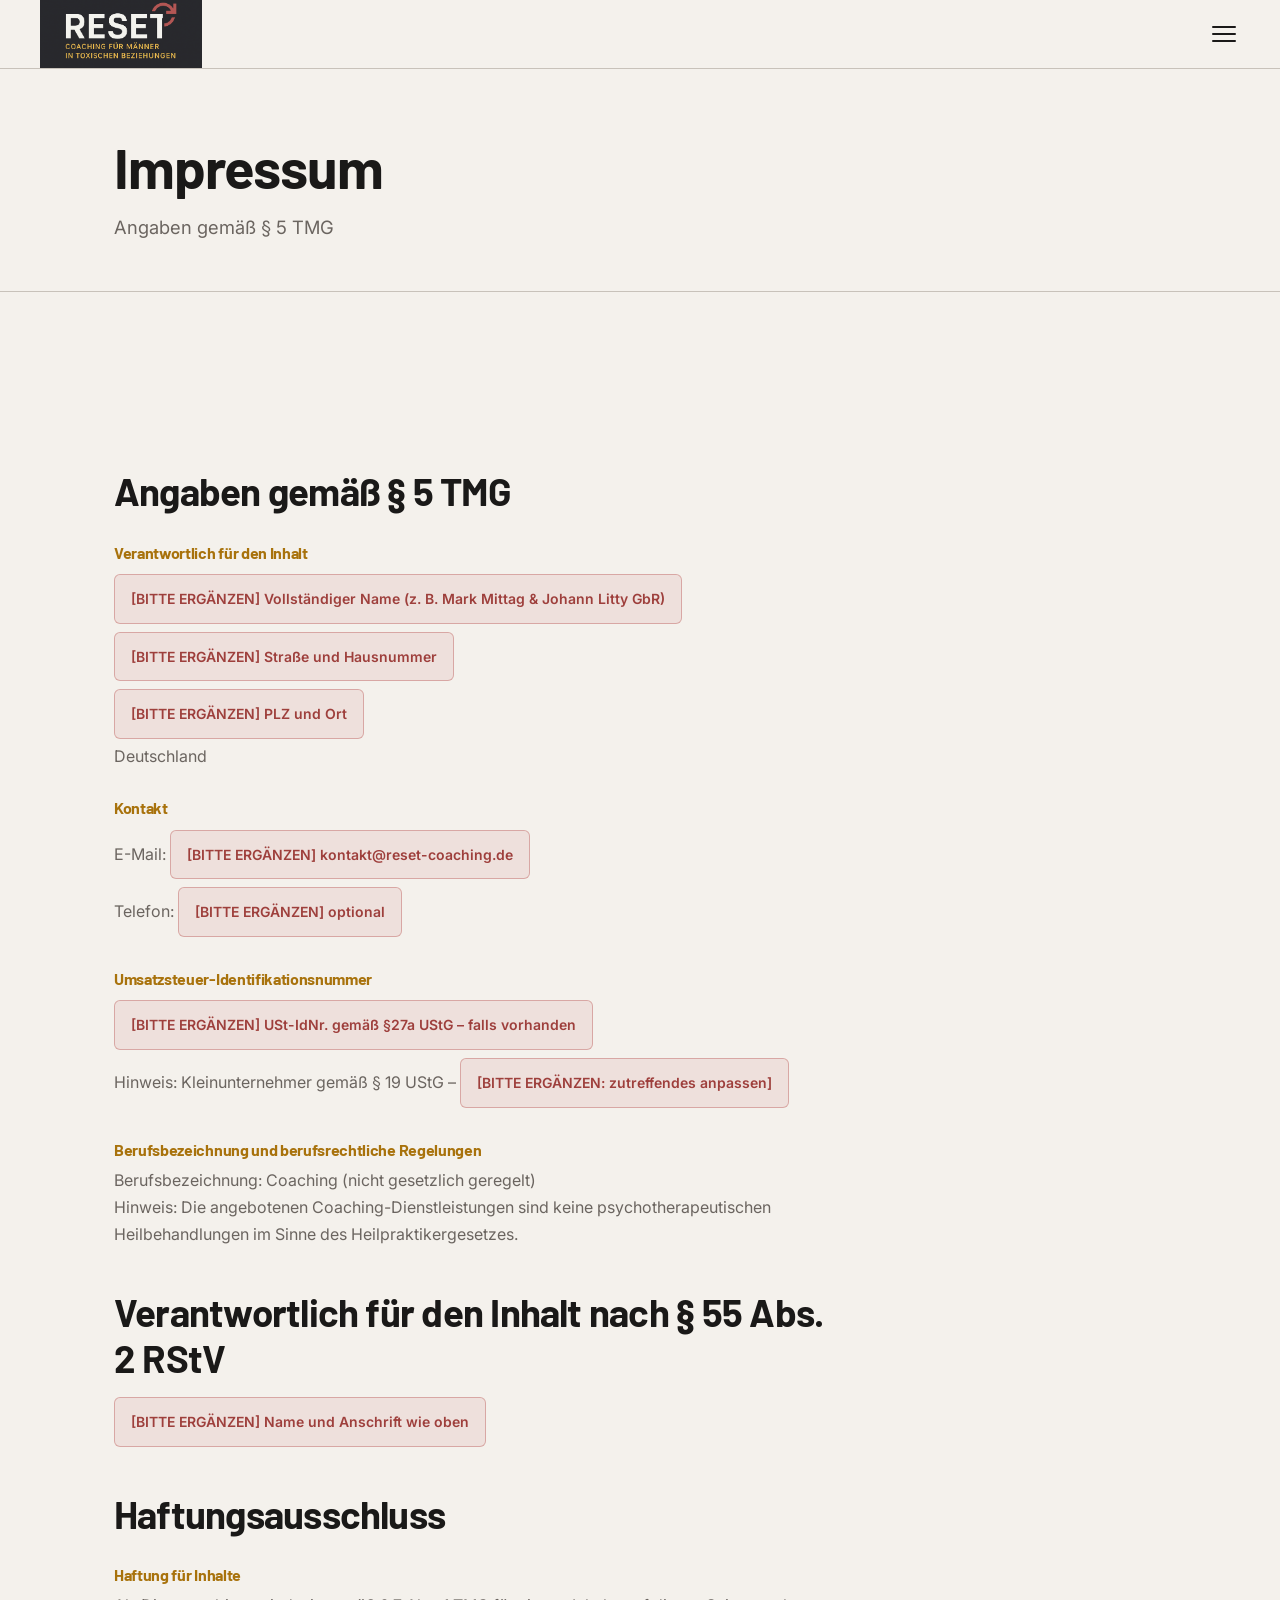
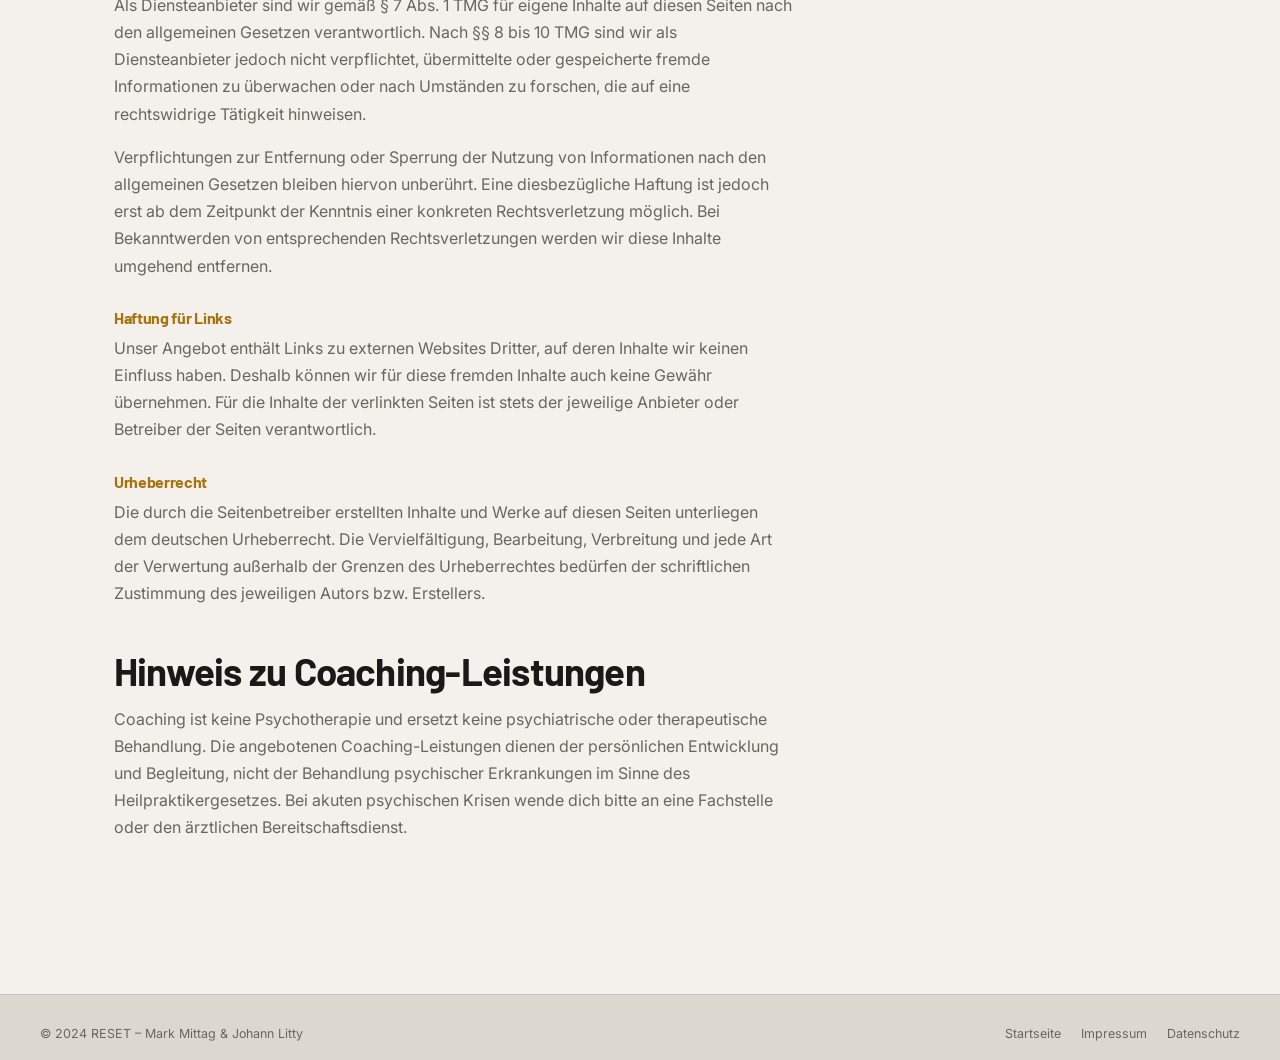
<file: impressum.html>
<!DOCTYPE html>
<html lang="de">
<head>
  <meta charset="UTF-8">
  <meta name="viewport" content="width=device-width, initial-scale=1.0">
  <title>Impressum – RESET Coaching</title>
  <link rel="preconnect" href="https://fonts.googleapis.com">
  <link rel="preconnect" href="https://fonts.gstatic.com" crossorigin>
  <link href="https://fonts.googleapis.com/css2?family=Barlow:wght@400;600;700;800&family=Inter:wght@400;500;600&display=swap" rel="stylesheet">
  <link rel="icon" type="image/svg+xml" href="favicon.svg">
  <link rel="stylesheet" href="style.css">
</head>
<body>

<header class="site-header" role="banner">
  <div class="container">
    <nav class="nav-inner" aria-label="Hauptnavigation">
      <a href="index.html" class="nav-logo" aria-label="RESET – zur Startseite">
        <img src="images/resetlogo.png" alt="RESET" height="60" style="width:auto;display:block;flex-shrink:0;">
      </a>
      <ul class="nav-links" role="list">
        <li><a href="index.html">Startseite</a></li>
      </ul>

      <div class="nav-actions">
        <a href="index.html#kontakt" class="btn btn-gold">Erstgespräch</a>
        <button class="theme-toggle" id="theme-toggle" aria-label="Design wechseln"></button>
        <button class="burger" aria-label="Menü öffnen" aria-expanded="false" aria-controls="nav-mobile">
          <span></span><span></span><span></span>
        </button>
      </div>
    </nav>
    <nav class="nav-mobile" id="nav-mobile" aria-label="Mobiles Menü">
      <a href="index.html">Startseite</a>
      <a href="index.html#kontakt">Kontakt</a>
      <button class="nav-mobile-theme" id="theme-toggle-mobile" aria-label="Design wechseln"></button>
    </nav>
  </div>
</header>


<section class="page-hero">
  <div class="container">
    <h1>Impressum</h1>
    <p class="lead">Angaben gemäß § 5 TMG</p>
  </div>
</section>


<section>
  <div class="container">
    <div class="prose">

      <h2>Angaben gemäß § 5 TMG</h2>

      <h3>Verantwortlich für den Inhalt</h3>
      <p>
        <span class="todo-field">[BITTE ERGÄNZEN] Vollständiger Name (z.&nbsp;B. Mark Mittag &amp; Johann Litty GbR)</span><br>
        <span class="todo-field">[BITTE ERGÄNZEN] Straße und Hausnummer</span><br>
        <span class="todo-field">[BITTE ERGÄNZEN] PLZ und Ort</span><br>
        Deutschland
      </p>

      <h3>Kontakt</h3>
      <p>
        E-Mail: <span class="todo-field">[BITTE ERGÄNZEN] kontakt@reset-coaching.de</span><br>
        Telefon: <span class="todo-field">[BITTE ERGÄNZEN] optional</span>
      </p>

      <h3>Umsatzsteuer-Identifikationsnummer</h3>
      <p>
        <span class="todo-field">[BITTE ERGÄNZEN] USt-IdNr. gemäß §27a UStG – falls vorhanden</span><br>
        Hinweis: Kleinunternehmer gemäß § 19 UStG – <span class="todo-field">[BITTE ERGÄNZEN: zutreffendes anpassen]</span>
      </p>

      <h3>Berufsbezeichnung und berufsrechtliche Regelungen</h3>
      <p>
        Berufsbezeichnung: Coaching (nicht gesetzlich geregelt)<br>
        Hinweis: Die angebotenen Coaching-Dienstleistungen sind keine psychotherapeutischen Heilbehandlungen im Sinne des Heilpraktikergesetzes.
      </p>

      <h2>Verantwortlich für den Inhalt nach § 55 Abs. 2 RStV</h2>
      <p>
        <span class="todo-field">[BITTE ERGÄNZEN] Name und Anschrift wie oben</span>
      </p>

      <h2>Haftungsausschluss</h2>

      <h3>Haftung für Inhalte</h3>
      <p>
        Als Diensteanbieter sind wir gemäß § 7 Abs. 1 TMG für eigene Inhalte auf diesen Seiten nach den allgemeinen Gesetzen verantwortlich. Nach §§ 8 bis 10 TMG sind wir als Diensteanbieter jedoch nicht verpflichtet, übermittelte oder gespeicherte fremde Informationen zu überwachen oder nach Umständen zu forschen, die auf eine rechtswidrige Tätigkeit hinweisen.
      </p>
      <p>
        Verpflichtungen zur Entfernung oder Sperrung der Nutzung von Informationen nach den allgemeinen Gesetzen bleiben hiervon unberührt. Eine diesbezügliche Haftung ist jedoch erst ab dem Zeitpunkt der Kenntnis einer konkreten Rechtsverletzung möglich. Bei Bekanntwerden von entsprechenden Rechtsverletzungen werden wir diese Inhalte umgehend entfernen.
      </p>

      <h3>Haftung für Links</h3>
      <p>
        Unser Angebot enthält Links zu externen Websites Dritter, auf deren Inhalte wir keinen Einfluss haben. Deshalb können wir für diese fremden Inhalte auch keine Gewähr übernehmen. Für die Inhalte der verlinkten Seiten ist stets der jeweilige Anbieter oder Betreiber der Seiten verantwortlich.
      </p>

      <h3>Urheberrecht</h3>
      <p>
        Die durch die Seitenbetreiber erstellten Inhalte und Werke auf diesen Seiten unterliegen dem deutschen Urheberrecht. Die Vervielfältigung, Bearbeitung, Verbreitung und jede Art der Verwertung außerhalb der Grenzen des Urheberrechtes bedürfen der schriftlichen Zustimmung des jeweiligen Autors bzw. Erstellers.
      </p>

      <h2>Hinweis zu Coaching-Leistungen</h2>
      <p>
        Coaching ist keine Psychotherapie und ersetzt keine psychiatrische oder therapeutische Behandlung. Die angebotenen Coaching-Leistungen dienen der persönlichen Entwicklung und Begleitung, nicht der Behandlung psychischer Erkrankungen im Sinne des Heilpraktikergesetzes. Bei akuten psychischen Krisen wende dich bitte an eine Fachstelle oder den ärztlichen Bereitschaftsdienst.
      </p>

    </div>
  </div>
</section>


<footer class="site-footer" role="contentinfo">
  <div class="container">
    <div class="footer-bottom" style="border-top:none; padding-top:0;">
      <p>© 2024 RESET – Mark Mittag &amp; Johann Litty</p>
      <nav class="footer-legal" aria-label="Rechtliche Links">
        <a href="index.html">Startseite</a>
        <a href="impressum.html" aria-current="page">Impressum</a>
        <a href="datenschutz.html">Datenschutz</a>
      </nav>
    </div>
  </div>
</footer>

<script src="script.js"></script>
</body>
</html>
</file>
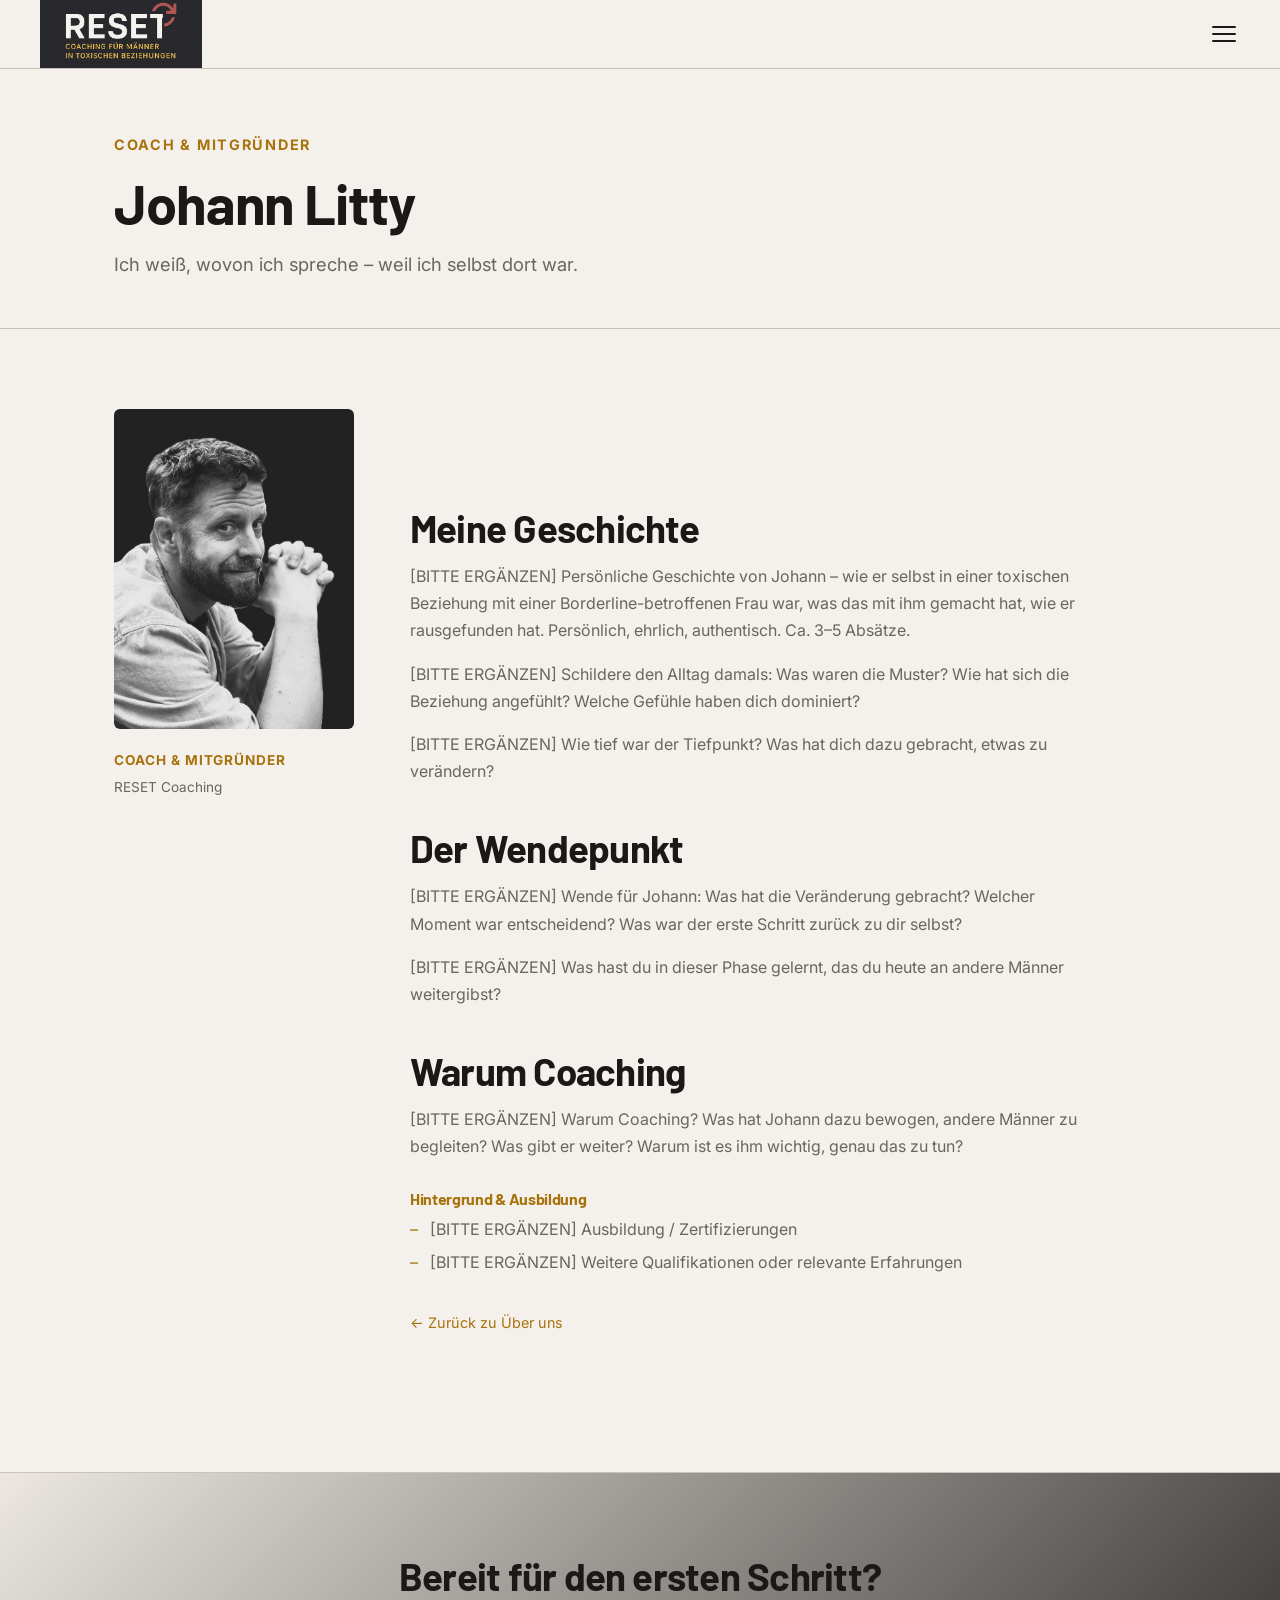
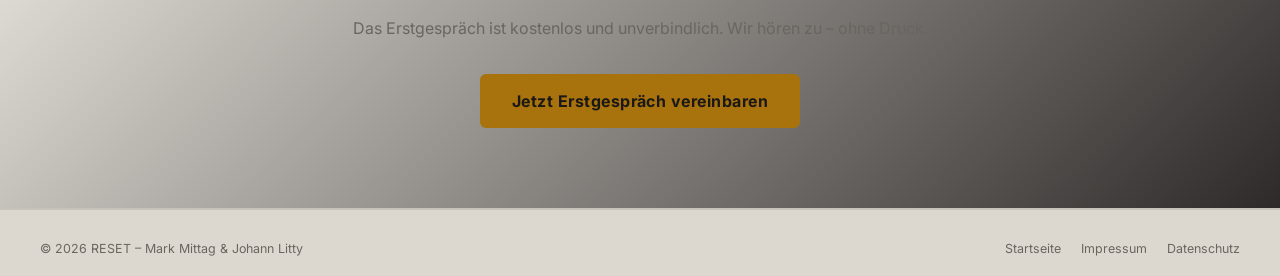
<file: johann-litty.html>
<!DOCTYPE html>
<html lang="de">
<head>
  <meta charset="UTF-8">
  <meta name="viewport" content="width=device-width, initial-scale=1.0">
  <title>Johann Litty – RESET Coaching</title>
  <meta name="description" content="Johann Litty – Coach & Mitgründer von RESET. Seine Geschichte, sein Hintergrund und warum er Männer aus toxischen Beziehungen begleitet.">
  <link rel="preconnect" href="https://fonts.googleapis.com">
  <link rel="preconnect" href="https://fonts.gstatic.com" crossorigin>
  <link href="https://fonts.googleapis.com/css2?family=Barlow:wght@400;600;700;800&family=Inter:wght@400;500;600&display=swap" rel="stylesheet">
  <link rel="icon" type="image/svg+xml" href="favicon.svg">
  <link rel="stylesheet" href="style.css">
</head>
<body>

<header class="site-header" role="banner">
  <div class="container">
    <nav class="nav-inner" aria-label="Hauptnavigation">
      <a href="index.html" class="nav-logo" aria-label="RESET – zur Startseite">
        <img src="images/resetlogo.png" alt="RESET" height="60" style="width:auto;display:block;flex-shrink:0;">
      </a>
      <ul class="nav-links" role="list">
        <li><a href="index.html#problem">Das Problem</a></li>
        <li><a href="index.html#loesung">Was du bekommst</a></li>
        <li><a href="index.html#weg">Der Weg</a></li>
        <li><a href="ueber-uns.html">Über uns</a></li>
      </ul>
      <div class="nav-actions">
        <a href="index.html#kontakt" class="btn btn-gold">Erstgespräch</a>
        <button class="theme-toggle" id="theme-toggle" aria-label="Design wechseln"></button>
        <button class="burger" aria-label="Menü öffnen" aria-expanded="false" aria-controls="nav-mobile">
          <span></span><span></span><span></span>
        </button>
      </div>
    </nav>
    <nav class="nav-mobile" id="nav-mobile" aria-label="Mobiles Menü">
      <a href="index.html#problem">Das Problem</a>
      <a href="index.html#loesung">Was du bekommst</a>
      <a href="index.html#weg">Der Weg</a>
      <a href="ueber-uns.html">Über uns</a>
      <a href="index.html#kontakt" class="btn btn-gold" style="margin-top:0.75rem; text-align:center;">Erstgespräch vereinbaren</a>
      <button class="nav-mobile-theme" id="theme-toggle-mobile" aria-label="Design wechseln"></button>
    </nav>
  </div>
</header>


<section class="page-hero">
  <div class="container">
    <p class="section-label">Coach &amp; Mitgründer</p>
    <h1>Johann Litty</h1>
    <p class="lead">Ich weiß, wovon ich spreche – weil ich selbst dort war.</p>
  </div>
</section>


<section>
  <div class="container">
    <div class="coach-bio-grid">

      <div class="coach-bio-photo">
        <img src="images/johanme.jpg" alt="Johann Litty" style="width:100%; border-radius:var(--radius); object-fit:cover; object-position:top center; aspect-ratio:3/4;">
        <div style="margin-top:1.25rem;">
          <p class="coach-role" style="color:var(--gold); font-size:0.85rem; font-weight:700; text-transform:uppercase; letter-spacing:0.07em; margin-bottom:0.25rem;">Coach &amp; Mitgründer</p>
          <p style="color:var(--muted); font-size:0.85rem;">RESET Coaching</p>
        </div>
      </div>

      <div class="prose coach-bio-text">

        <h2>Meine Geschichte</h2>

        <p>[BITTE ERGÄNZEN] Persönliche Geschichte von Johann – wie er selbst in einer toxischen Beziehung mit einer Borderline-betroffenen Frau war, was das mit ihm gemacht hat, wie er rausgefunden hat. Persönlich, ehrlich, authentisch. Ca. 3–5 Absätze.</p>

        <p>[BITTE ERGÄNZEN] Schildere den Alltag damals: Was waren die Muster? Wie hat sich die Beziehung angefühlt? Welche Gefühle haben dich dominiert?</p>

        <p>[BITTE ERGÄNZEN] Wie tief war der Tiefpunkt? Was hat dich dazu gebracht, etwas zu verändern?</p>

        <h2>Der Wendepunkt</h2>

        <p>[BITTE ERGÄNZEN] Wende für Johann: Was hat die Veränderung gebracht? Welcher Moment war entscheidend? Was war der erste Schritt zurück zu dir selbst?</p>

        <p>[BITTE ERGÄNZEN] Was hast du in dieser Phase gelernt, das du heute an andere Männer weitergibst?</p>

        <h2>Warum Coaching</h2>

        <p>[BITTE ERGÄNZEN] Warum Coaching? Was hat Johann dazu bewogen, andere Männer zu begleiten? Was gibt er weiter? Warum ist es ihm wichtig, genau das zu tun?</p>

        <h3>Hintergrund &amp; Ausbildung</h3>
        <ul>
          <li>[BITTE ERGÄNZEN] Ausbildung / Zertifizierungen</li>
          <li>[BITTE ERGÄNZEN] Weitere Qualifikationen oder relevante Erfahrungen</li>
        </ul>

        <div style="margin-top:2rem;">
          <a href="index.html#ueber-uns" style="color:var(--gold); font-size:0.9rem;">← Zurück zu Über uns</a>
        </div>

      </div>
    </div>
  </div>
</section>


<section class="cta-section" aria-labelledby="cta-johann-heading">
  <div class="container">
    <div class="cta-inner">
      <h2 id="cta-johann-heading">Bereit für den ersten Schritt?</h2>
      <p>Das Erstgespräch ist kostenlos und unverbindlich. Wir hören zu – ohne Druck.</p>
      <a href="index.html#kontakt" class="btn btn-gold">Jetzt Erstgespräch vereinbaren</a>
    </div>
  </div>
</section>


<footer class="site-footer" role="contentinfo">
  <div class="container">
    <div class="footer-bottom" style="border-top:none; padding-top:0;">
      <p>© <span id="copyright-year">2024</span> RESET – Mark Mittag &amp; Johann Litty</p>
      <nav class="footer-legal" aria-label="Rechtliche Links">
        <a href="index.html">Startseite</a>
        <a href="impressum.html">Impressum</a>
        <a href="datenschutz.html">Datenschutz</a>
      </nav>
    </div>
  </div>
</footer>

<script src="script.js"></script>
</body>
</html>
</file>
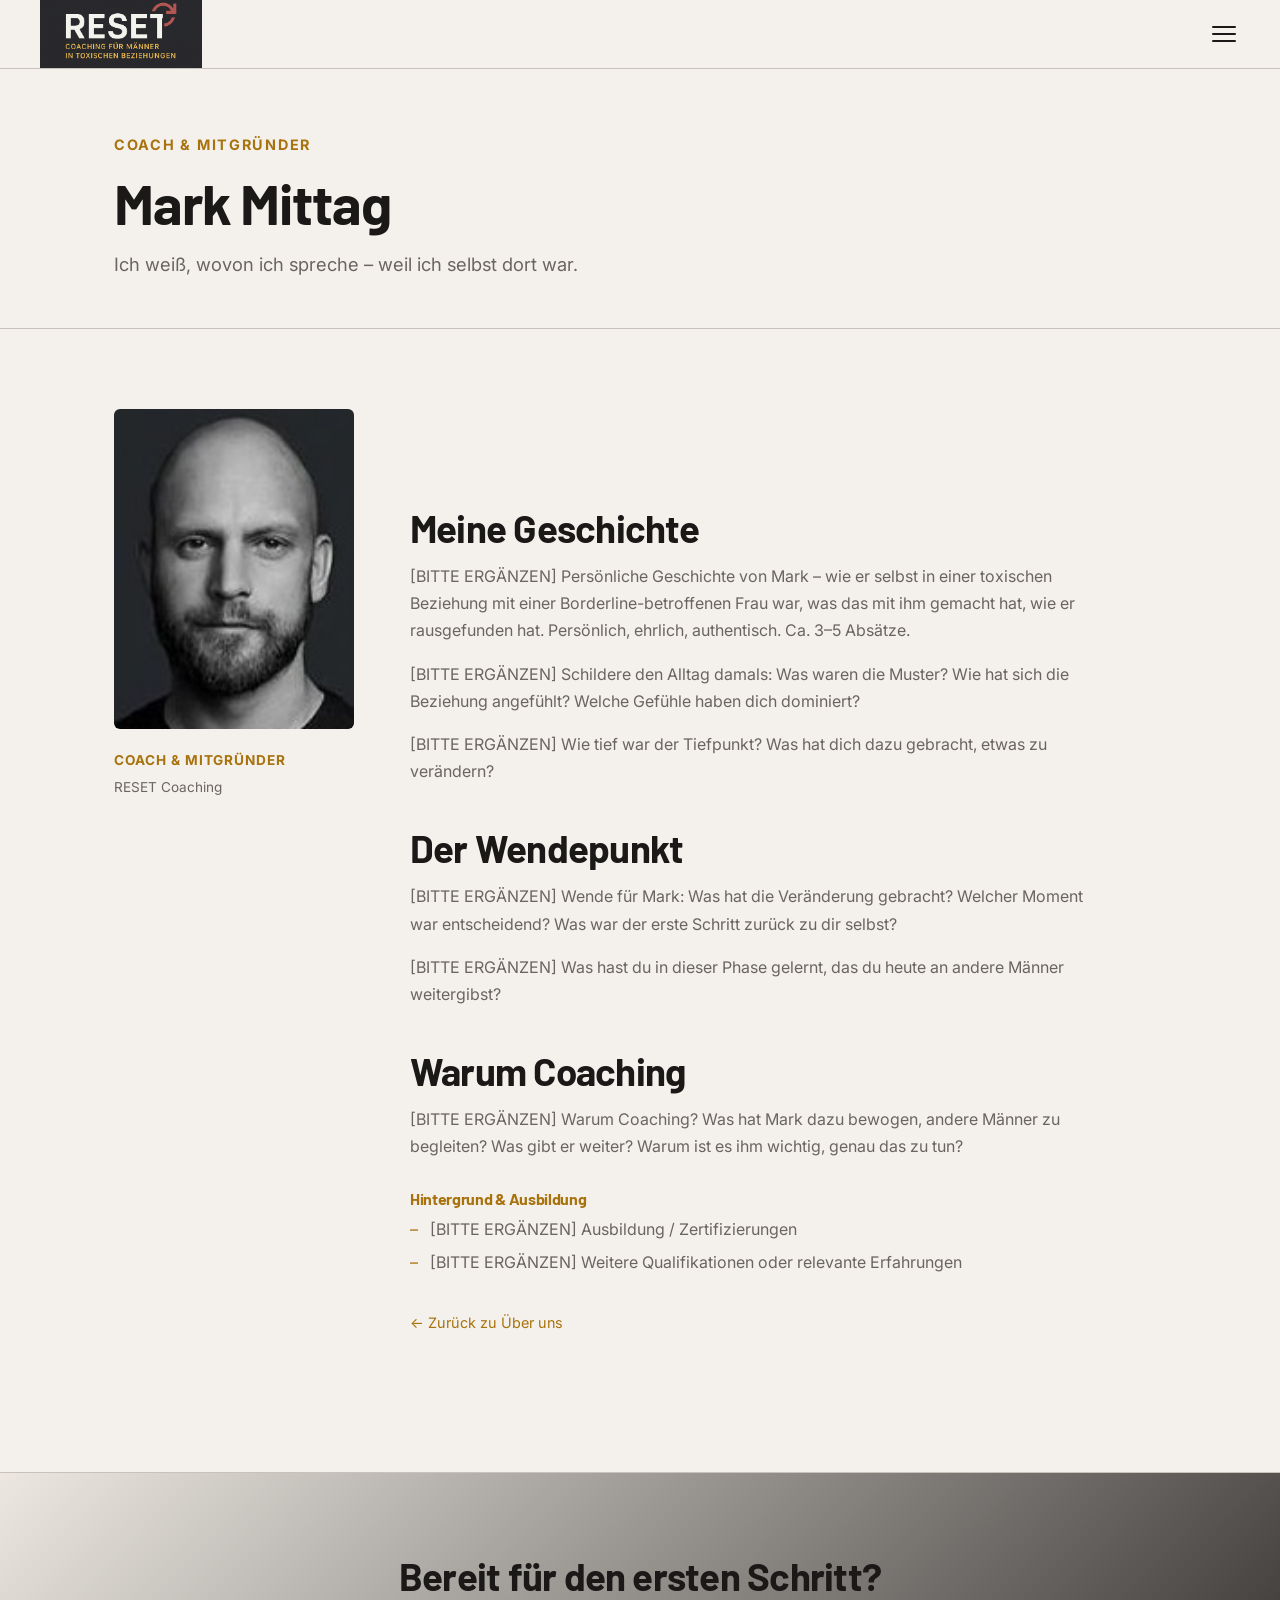
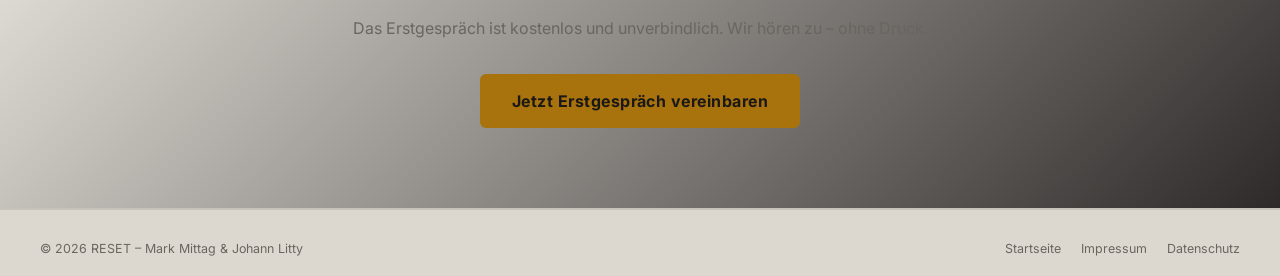
<file: mark-mittag.html>
<!DOCTYPE html>
<html lang="de">
<head>
  <meta charset="UTF-8">
  <meta name="viewport" content="width=device-width, initial-scale=1.0">
  <title>Mark Mittag – RESET Coaching</title>
  <meta name="description" content="Mark Mittag – Coach & Mitgründer von RESET. Seine Geschichte, sein Hintergrund und warum er Männer aus toxischen Beziehungen begleitet.">
  <link rel="preconnect" href="https://fonts.googleapis.com">
  <link rel="preconnect" href="https://fonts.gstatic.com" crossorigin>
  <link href="https://fonts.googleapis.com/css2?family=Barlow:wght@400;600;700;800&family=Inter:wght@400;500;600&display=swap" rel="stylesheet">
  <link rel="icon" type="image/svg+xml" href="favicon.svg">
  <link rel="stylesheet" href="style.css">
</head>
<body>

<header class="site-header" role="banner">
  <div class="container">
    <nav class="nav-inner" aria-label="Hauptnavigation">
      <a href="index.html" class="nav-logo" aria-label="RESET – zur Startseite">
        <img src="images/resetlogo.png" alt="RESET" height="60" style="width:auto;display:block;flex-shrink:0;">
      </a>
      <ul class="nav-links" role="list">
        <li><a href="index.html#problem">Das Problem</a></li>
        <li><a href="index.html#loesung">Was du bekommst</a></li>
        <li><a href="index.html#weg">Der Weg</a></li>
        <li><a href="ueber-uns.html">Über uns</a></li>
      </ul>
      <div class="nav-actions">
        <a href="index.html#kontakt" class="btn btn-gold">Erstgespräch</a>
        <button class="theme-toggle" id="theme-toggle" aria-label="Design wechseln"></button>
        <button class="burger" aria-label="Menü öffnen" aria-expanded="false" aria-controls="nav-mobile">
          <span></span><span></span><span></span>
        </button>
      </div>
    </nav>
    <nav class="nav-mobile" id="nav-mobile" aria-label="Mobiles Menü">
      <a href="index.html#problem">Das Problem</a>
      <a href="index.html#loesung">Was du bekommst</a>
      <a href="index.html#weg">Der Weg</a>
      <a href="ueber-uns.html">Über uns</a>
      <a href="index.html#kontakt" class="btn btn-gold" style="margin-top:0.75rem; text-align:center;">Erstgespräch vereinbaren</a>
      <button class="nav-mobile-theme" id="theme-toggle-mobile" aria-label="Design wechseln"></button>
    </nav>
  </div>
</header>


<section class="page-hero">
  <div class="container">
    <p class="section-label">Coach &amp; Mitgründer</p>
    <h1>Mark Mittag</h1>
    <p class="lead">Ich weiß, wovon ich spreche – weil ich selbst dort war.</p>
  </div>
</section>


<section>
  <div class="container">
    <div class="coach-bio-grid">

      <div class="coach-bio-photo">
        <img src="images/markplaceholder.jpeg" alt="Mark Mittag" style="width:100%; border-radius:var(--radius); object-fit:cover; object-position:top center; aspect-ratio:3/4;">
        <div style="margin-top:1.25rem;">
          <p class="coach-role" style="color:var(--gold); font-size:0.85rem; font-weight:700; text-transform:uppercase; letter-spacing:0.07em; margin-bottom:0.25rem;">Coach &amp; Mitgründer</p>
          <p style="color:var(--muted); font-size:0.85rem;">RESET Coaching</p>
        </div>
      </div>

      <div class="prose coach-bio-text">

        <h2>Meine Geschichte</h2>

        <p>[BITTE ERGÄNZEN] Persönliche Geschichte von Mark – wie er selbst in einer toxischen Beziehung mit einer Borderline-betroffenen Frau war, was das mit ihm gemacht hat, wie er rausgefunden hat. Persönlich, ehrlich, authentisch. Ca. 3–5 Absätze.</p>

        <p>[BITTE ERGÄNZEN] Schildere den Alltag damals: Was waren die Muster? Wie hat sich die Beziehung angefühlt? Welche Gefühle haben dich dominiert?</p>

        <p>[BITTE ERGÄNZEN] Wie tief war der Tiefpunkt? Was hat dich dazu gebracht, etwas zu verändern?</p>

        <h2>Der Wendepunkt</h2>

        <p>[BITTE ERGÄNZEN] Wende für Mark: Was hat die Veränderung gebracht? Welcher Moment war entscheidend? Was war der erste Schritt zurück zu dir selbst?</p>

        <p>[BITTE ERGÄNZEN] Was hast du in dieser Phase gelernt, das du heute an andere Männer weitergibst?</p>

        <h2>Warum Coaching</h2>

        <p>[BITTE ERGÄNZEN] Warum Coaching? Was hat Mark dazu bewogen, andere Männer zu begleiten? Was gibt er weiter? Warum ist es ihm wichtig, genau das zu tun?</p>

        <h3>Hintergrund &amp; Ausbildung</h3>
        <ul>
          <li>[BITTE ERGÄNZEN] Ausbildung / Zertifizierungen</li>
          <li>[BITTE ERGÄNZEN] Weitere Qualifikationen oder relevante Erfahrungen</li>
        </ul>

        <div style="margin-top:2rem;">
          <a href="index.html#ueber-uns" style="color:var(--gold); font-size:0.9rem;">← Zurück zu Über uns</a>
        </div>

      </div>
    </div>
  </div>
</section>


<section class="cta-section" aria-labelledby="cta-mark-heading">
  <div class="container">
    <div class="cta-inner">
      <h2 id="cta-mark-heading">Bereit für den ersten Schritt?</h2>
      <p>Das Erstgespräch ist kostenlos und unverbindlich. Wir hören zu – ohne Druck.</p>
      <a href="index.html#kontakt" class="btn btn-gold">Jetzt Erstgespräch vereinbaren</a>
    </div>
  </div>
</section>


<footer class="site-footer" role="contentinfo">
  <div class="container">
    <div class="footer-bottom" style="border-top:none; padding-top:0;">
      <p>© <span id="copyright-year">2024</span> RESET – Mark Mittag &amp; Johann Litty</p>
      <nav class="footer-legal" aria-label="Rechtliche Links">
        <a href="index.html">Startseite</a>
        <a href="impressum.html">Impressum</a>
        <a href="datenschutz.html">Datenschutz</a>
      </nav>
    </div>
  </div>
</footer>

<script src="script.js"></script>
</body>
</html>
</file>
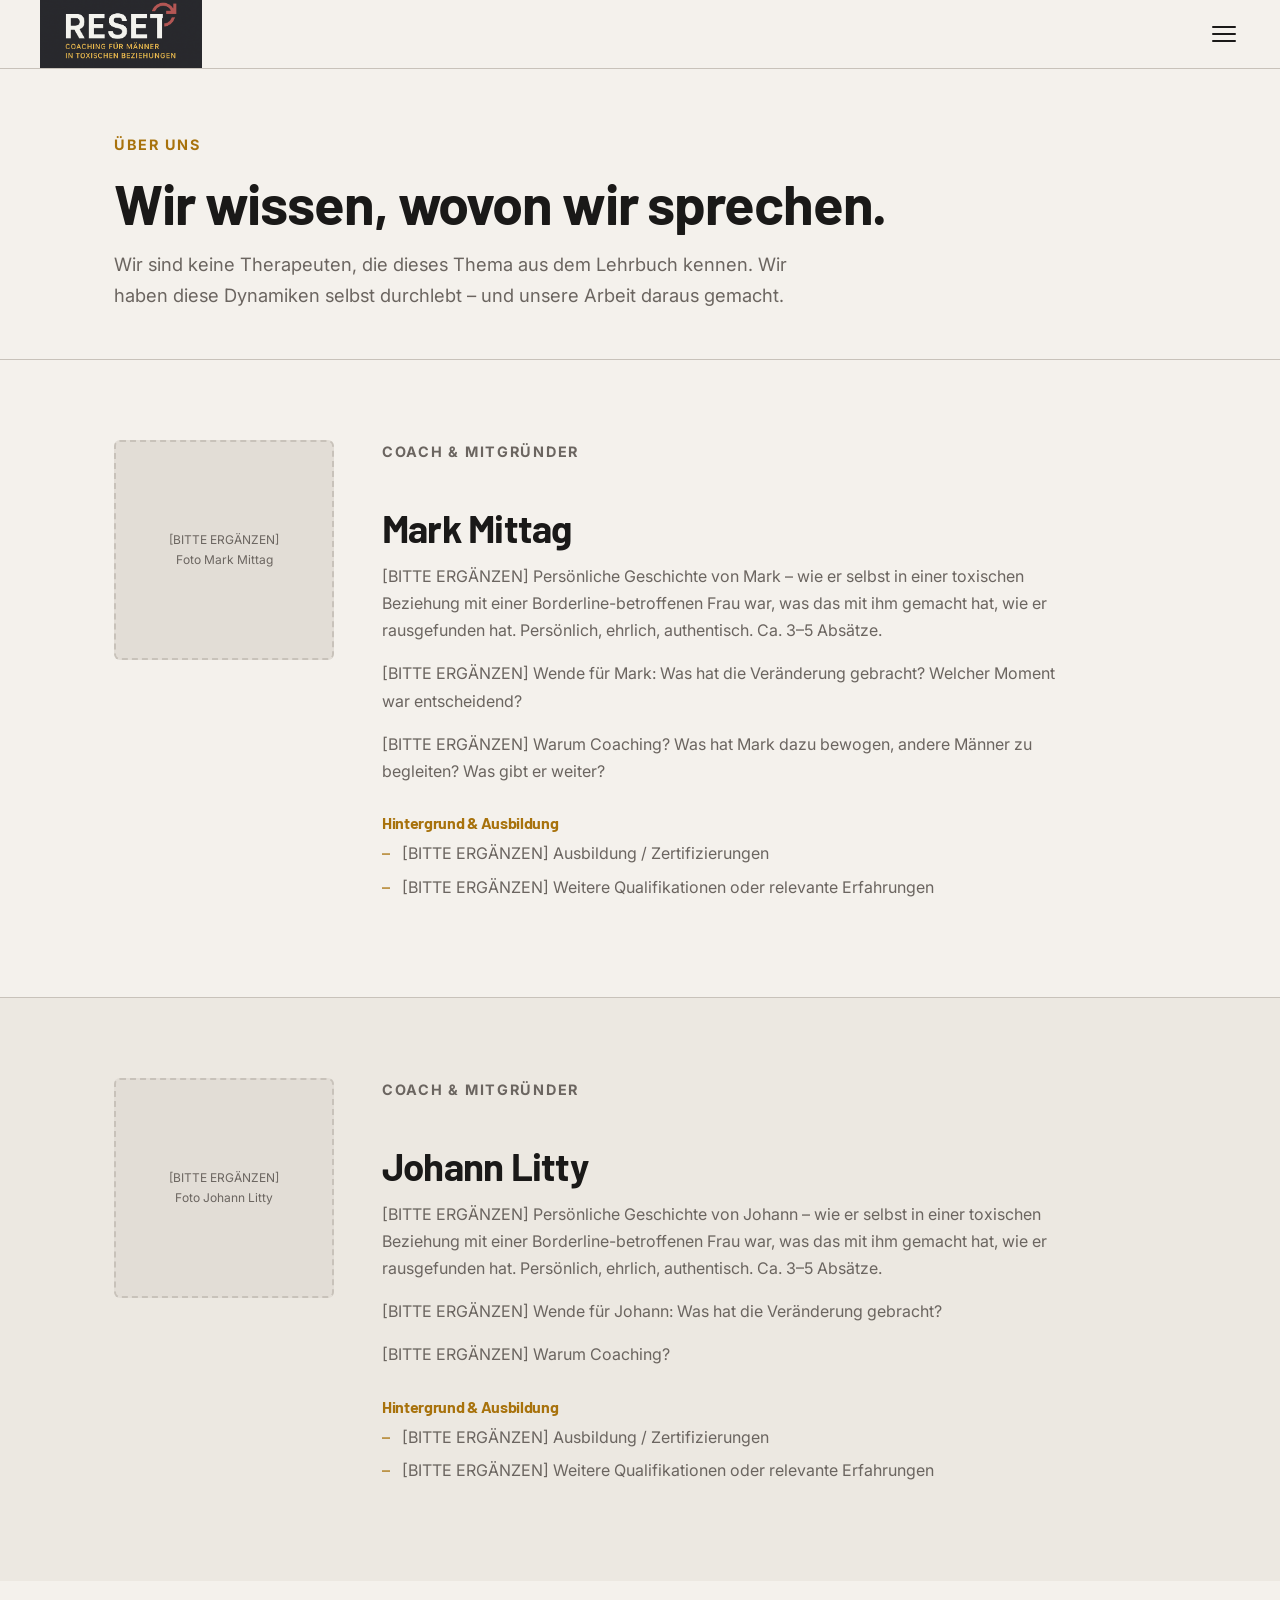
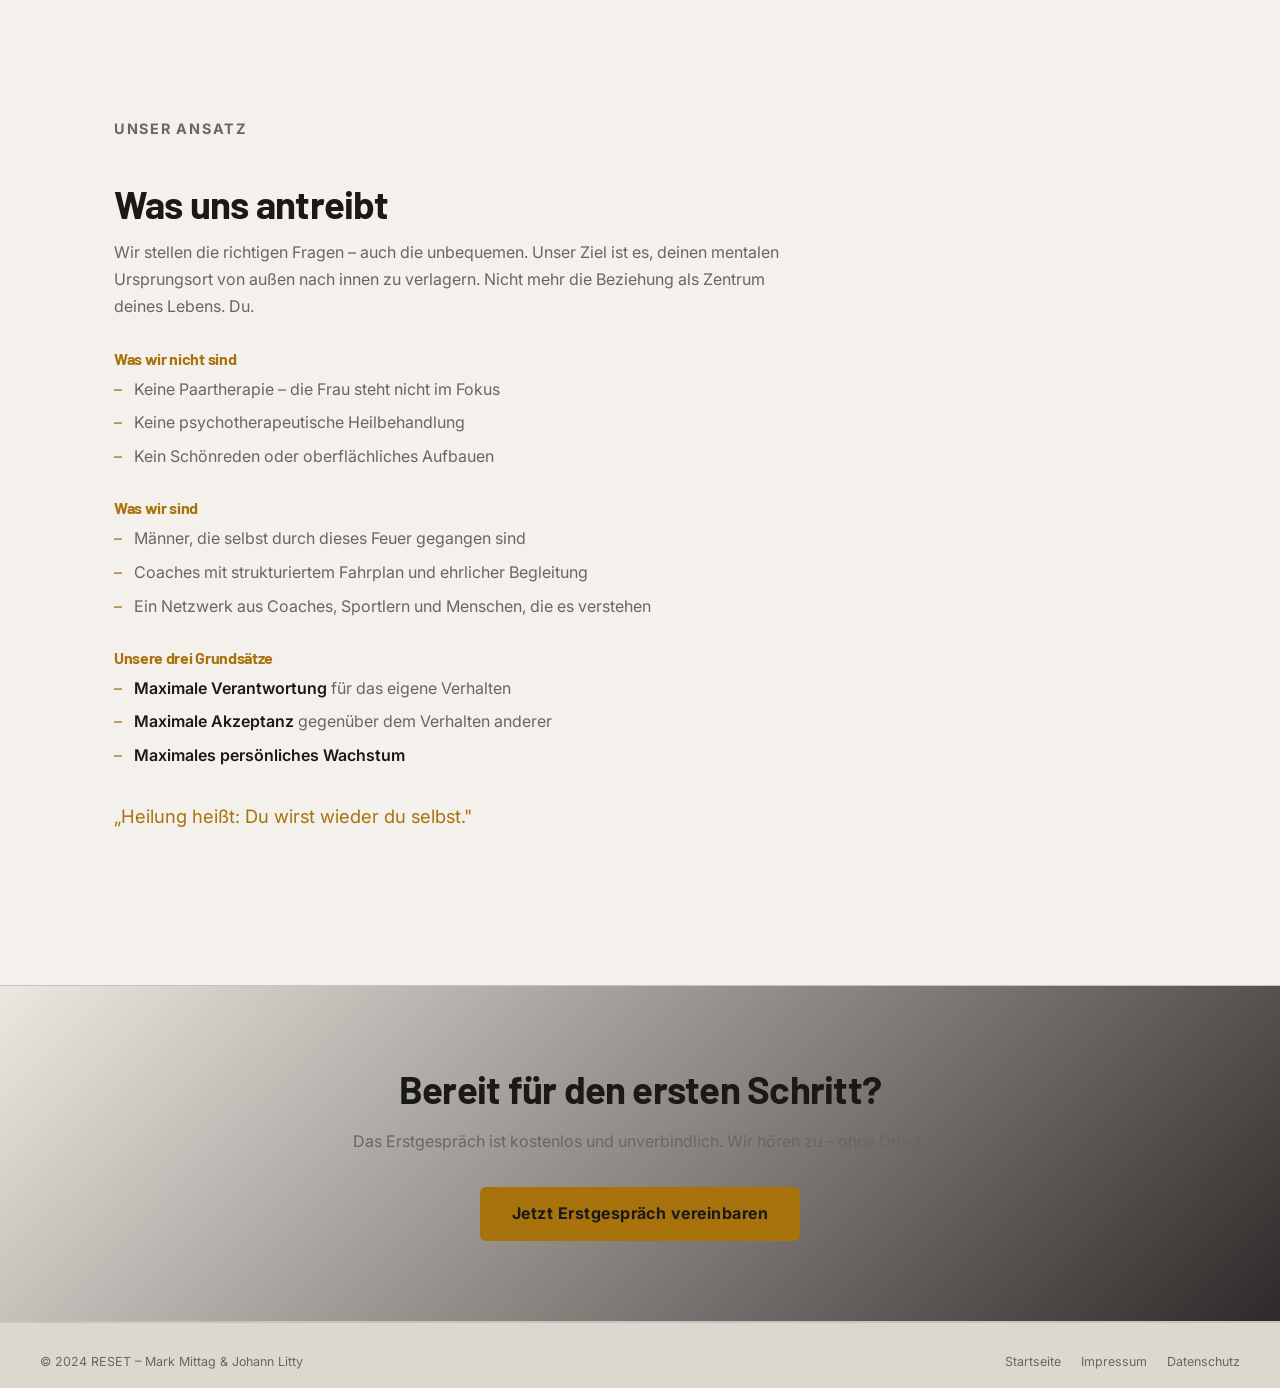
<file: ueber-uns.html>
<!DOCTYPE html>
<html lang="de">
<head>
  <meta charset="UTF-8">
  <meta name="viewport" content="width=device-width, initial-scale=1.0">
  <title>Über uns – RESET Coaching</title>
  <meta name="description" content="Mark Mittag und Johann Litty – wer wir sind, was wir erlebt haben und warum wir tun, was wir tun.">
  <link rel="preconnect" href="https://fonts.googleapis.com">
  <link rel="preconnect" href="https://fonts.gstatic.com" crossorigin>
  <link href="https://fonts.googleapis.com/css2?family=Barlow:wght@400;600;700;800&family=Inter:wght@400;500;600&display=swap" rel="stylesheet">
  <link rel="icon" type="image/svg+xml" href="favicon.svg">
  <link rel="stylesheet" href="style.css">
</head>
<body>

<header class="site-header" role="banner">
  <div class="container">
    <nav class="nav-inner" aria-label="Hauptnavigation">
      <a href="index.html" class="nav-logo" aria-label="RESET – zur Startseite">
        <img src="images/resetlogo.png" alt="RESET" height="60" style="width:auto;display:block;flex-shrink:0;">
      </a>
      <ul class="nav-links" role="list">
        <li><a href="index.html#problem">Das Problem</a></li>
        <li><a href="index.html#loesung">Was du bekommst</a></li>
        <li><a href="index.html#weg">Der Weg</a></li>
        <li><a href="ueber-uns.html" aria-current="page" style="color:var(--text)">Über uns</a></li>
      </ul>

      <div class="nav-actions">
        <a href="index.html#kontakt" class="btn btn-gold">Erstgespräch</a>
        <button class="theme-toggle" id="theme-toggle" aria-label="Design wechseln"></button>
        <button class="burger" aria-label="Menü öffnen" aria-expanded="false" aria-controls="nav-mobile">
          <span></span><span></span><span></span>
        </button>
      </div>
    </nav>
    <nav class="nav-mobile" id="nav-mobile" aria-label="Mobiles Menü">
      <a href="index.html#problem">Das Problem</a>
      <a href="index.html#loesung">Was du bekommst</a>
      <a href="index.html#weg">Der Weg</a>
      <a href="ueber-uns.html">Über uns</a>
      <a href="index.html#kontakt" class="btn btn-gold" style="margin-top:0.75rem; text-align:center;">Erstgespräch vereinbaren</a>
      <button class="nav-mobile-theme" id="theme-toggle-mobile" aria-label="Design wechseln"></button>
    </nav>
  </div>
</header>


<section class="page-hero">
  <div class="container">
    <p class="section-label">Über uns</p>
    <h1>Wir wissen, wovon wir sprechen.</h1>
    <p class="lead">
      Wir sind keine Therapeuten, die dieses Thema aus dem Lehrbuch kennen. Wir haben diese Dynamiken selbst durchlebt – und unsere Arbeit daraus gemacht.
    </p>
  </div>
</section>


<!-- Mark Mittag -->
<section id="mark" aria-labelledby="mark-heading">
  <div class="container">
    <div style="display: grid; grid-template-columns: 220px 1fr; gap: 3rem; align-items: start;">
      <div>
        <a href="mark-mittag.html" aria-label="Mehr über Mark Mittag">
          <div style="aspect-ratio:1; background:var(--bg-card); border-radius:var(--radius); border:2px dashed var(--border); display:flex; align-items:center; justify-content:center; color:var(--muted); font-size:0.75rem; text-align:center; padding:1rem;">
            [BITTE ERGÄNZEN]<br>Foto Mark Mittag
          </div>
        </a>
      </div>
      <div class="prose" style="padding-block: 0;">
        <p class="section-label">Coach &amp; Mitgründer</p>
        <h2 id="mark-heading"><a href="mark-mittag.html" style="color:inherit; text-decoration:none;">Mark Mittag</a></h2>

        <p>[BITTE ERGÄNZEN] Persönliche Geschichte von Mark – wie er selbst in einer toxischen Beziehung mit einer Borderline-betroffenen Frau war, was das mit ihm gemacht hat, wie er rausgefunden hat. Persönlich, ehrlich, authentisch. Ca. 3–5 Absätze.</p>

        <p>[BITTE ERGÄNZEN] Wende für Mark: Was hat die Veränderung gebracht? Welcher Moment war entscheidend?</p>

        <p>[BITTE ERGÄNZEN] Warum Coaching? Was hat Mark dazu bewogen, andere Männer zu begleiten? Was gibt er weiter?</p>

        <h3>Hintergrund &amp; Ausbildung</h3>
        <ul>
          <li>[BITTE ERGÄNZEN] Ausbildung / Zertifizierungen</li>
          <li>[BITTE ERGÄNZEN] Weitere Qualifikationen oder relevante Erfahrungen</li>
        </ul>
      </div>
    </div>
  </div>
</section>


<hr style="border:none; border-top:1px solid var(--border);">


<!-- Johann Litty -->
<section id="johann" aria-labelledby="johann-heading" class="section-alt">
  <div class="container">
    <div style="display: grid; grid-template-columns: 220px 1fr; gap: 3rem; align-items: start;">
      <div>
        <a href="johann-litty.html" aria-label="Mehr über Johann Litty">
          <div style="aspect-ratio:1; background:var(--bg-card); border-radius:var(--radius); border:2px dashed var(--border); display:flex; align-items:center; justify-content:center; color:var(--muted); font-size:0.75rem; text-align:center; padding:1rem;">
            [BITTE ERGÄNZEN]<br>Foto Johann Litty
          </div>
        </a>
      </div>
      <div class="prose" style="padding-block: 0;">
        <p class="section-label">Coach &amp; Mitgründer</p>
        <h2 id="johann-heading"><a href="johann-litty.html" style="color:inherit; text-decoration:none;">Johann Litty</a></h2>

        <p>[BITTE ERGÄNZEN] Persönliche Geschichte von Johann – wie er selbst in einer toxischen Beziehung mit einer Borderline-betroffenen Frau war, was das mit ihm gemacht hat, wie er rausgefunden hat. Persönlich, ehrlich, authentisch. Ca. 3–5 Absätze.</p>

        <p>[BITTE ERGÄNZEN] Wende für Johann: Was hat die Veränderung gebracht?</p>

        <p>[BITTE ERGÄNZEN] Warum Coaching?</p>

        <h3>Hintergrund &amp; Ausbildung</h3>
        <ul>
          <li>[BITTE ERGÄNZEN] Ausbildung / Zertifizierungen</li>
          <li>[BITTE ERGÄNZEN] Weitere Qualifikationen oder relevante Erfahrungen</li>
        </ul>
      </div>
    </div>
  </div>
</section>


<!-- Unser Ansatz -->
<section id="ansatz" aria-labelledby="ansatz-heading">
  <div class="container">
    <div class="prose">
      <p class="section-label">Unser Ansatz</p>
      <h2 id="ansatz-heading">Was uns antreibt</h2>

      <p>
        Wir stellen die richtigen Fragen – auch die unbequemen. Unser Ziel ist es, deinen mentalen Ursprungsort von außen nach innen zu verlagern. Nicht mehr die Beziehung als Zentrum deines Lebens. Du.
      </p>

      <h3>Was wir nicht sind</h3>
      <ul>
        <li>Keine Paartherapie – die Frau steht nicht im Fokus</li>
        <li>Keine psychotherapeutische Heilbehandlung</li>
        <li>Kein Schönreden oder oberflächliches Aufbauen</li>
      </ul>

      <h3>Was wir sind</h3>
      <ul>
        <li>Männer, die selbst durch dieses Feuer gegangen sind</li>
        <li>Coaches mit strukturiertem Fahrplan und ehrlicher Begleitung</li>
        <li>Ein Netzwerk aus Coaches, Sportlern und Menschen, die es verstehen</li>
      </ul>

      <h3>Unsere drei Grundsätze</h3>
      <ul>
        <li><strong>Maximale Verantwortung</strong> für das eigene Verhalten</li>
        <li><strong>Maximale Akzeptanz</strong> gegenüber dem Verhalten anderer</li>
        <li><strong>Maximales persönliches Wachstum</strong></li>
      </ul>

      <p style="margin-top: 2rem;">
        <em style="color: var(--gold); font-style: normal; font-size: 1.15rem;">„Heilung heißt: Du wirst wieder du selbst."</em>
      </p>
    </div>
  </div>
</section>


<!-- CTA -->
<section class="cta-section" aria-labelledby="cta-ueber-heading">
  <div class="container">
    <div class="cta-inner">
      <h2 id="cta-ueber-heading">Bereit für den ersten Schritt?</h2>
      <p>Das Erstgespräch ist kostenlos und unverbindlich. Wir hören zu – ohne Druck.</p>
      <a href="index.html#kontakt" class="btn btn-gold">Jetzt Erstgespräch vereinbaren</a>
    </div>
  </div>
</section>


<footer class="site-footer" role="contentinfo">
  <div class="container">
    <div class="footer-bottom" style="border-top:none; padding-top:0;">
      <p>© 2024 RESET – Mark Mittag &amp; Johann Litty</p>
      <nav class="footer-legal" aria-label="Rechtliche Links">
        <a href="index.html">Startseite</a>
        <a href="impressum.html">Impressum</a>
        <a href="datenschutz.html">Datenschutz</a>
      </nav>
    </div>
  </div>
</footer>

<script src="script.js"></script>
</body>
</html>
</file>
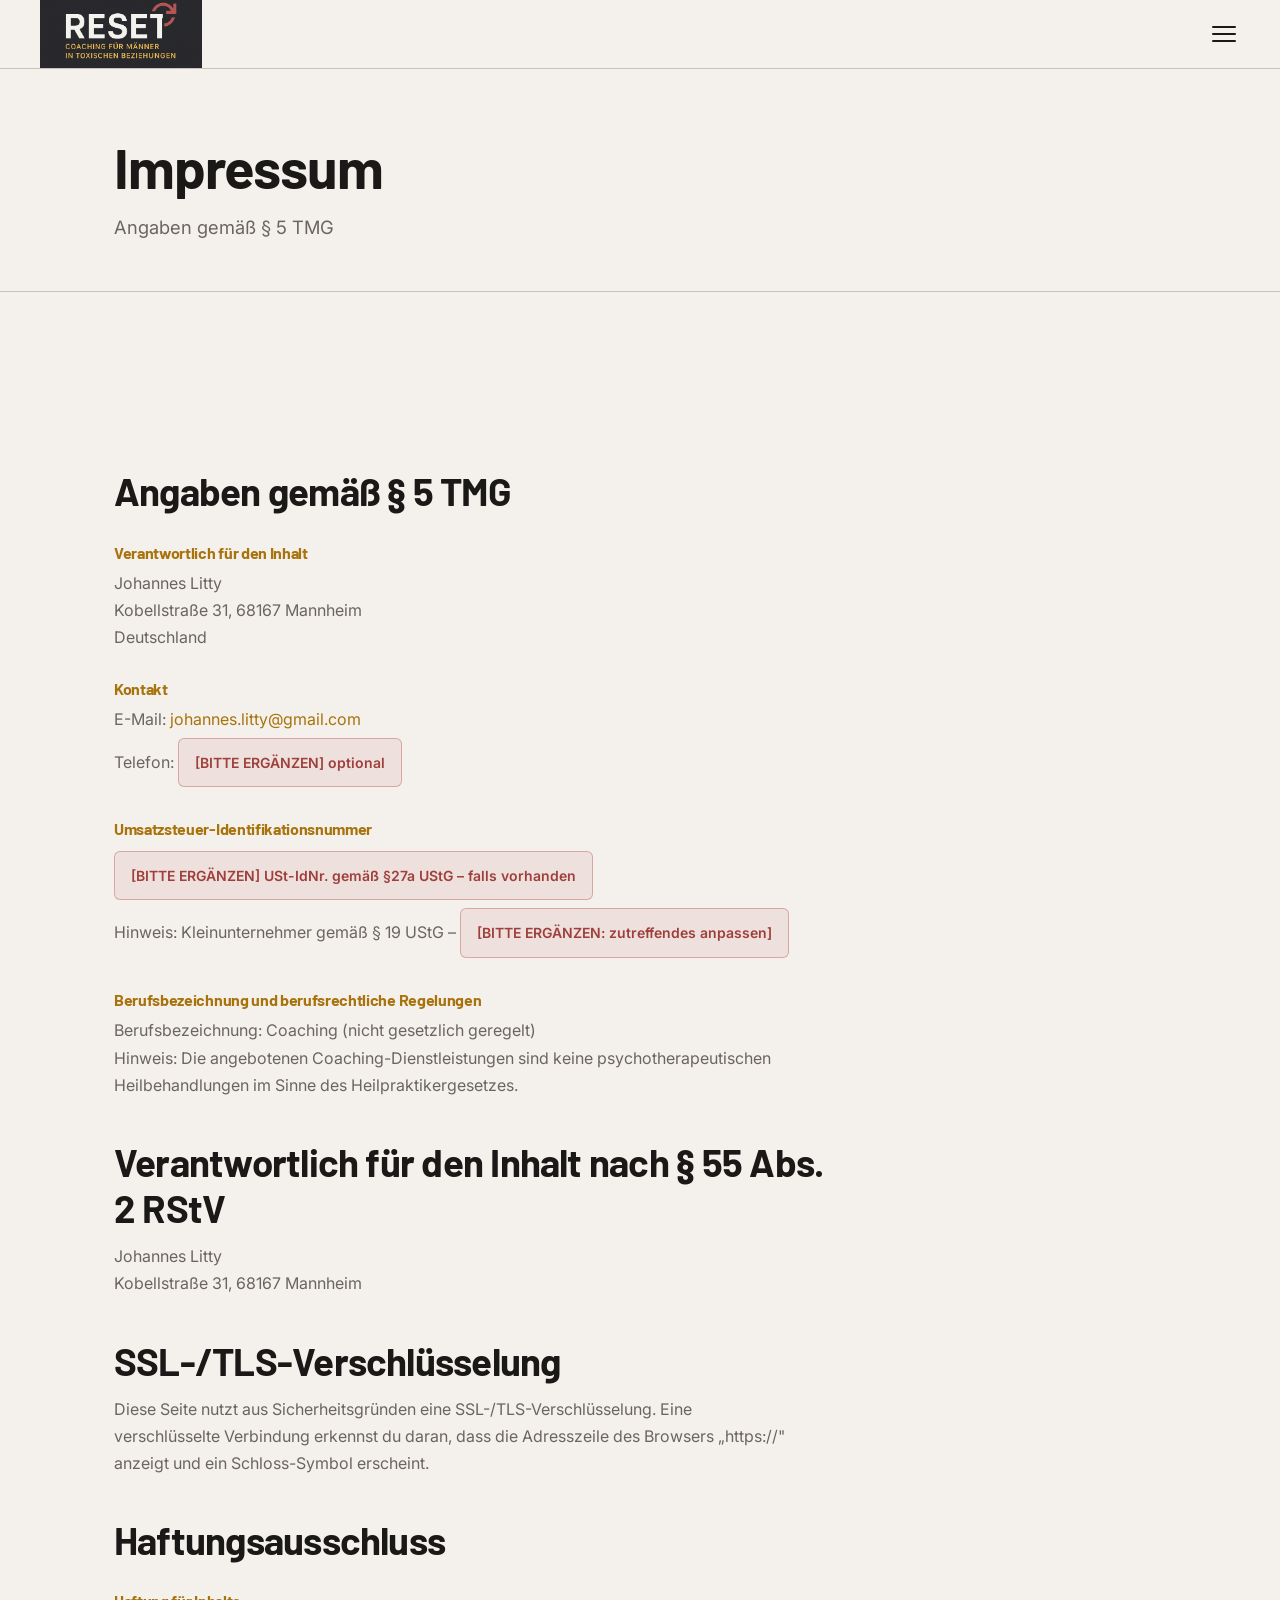
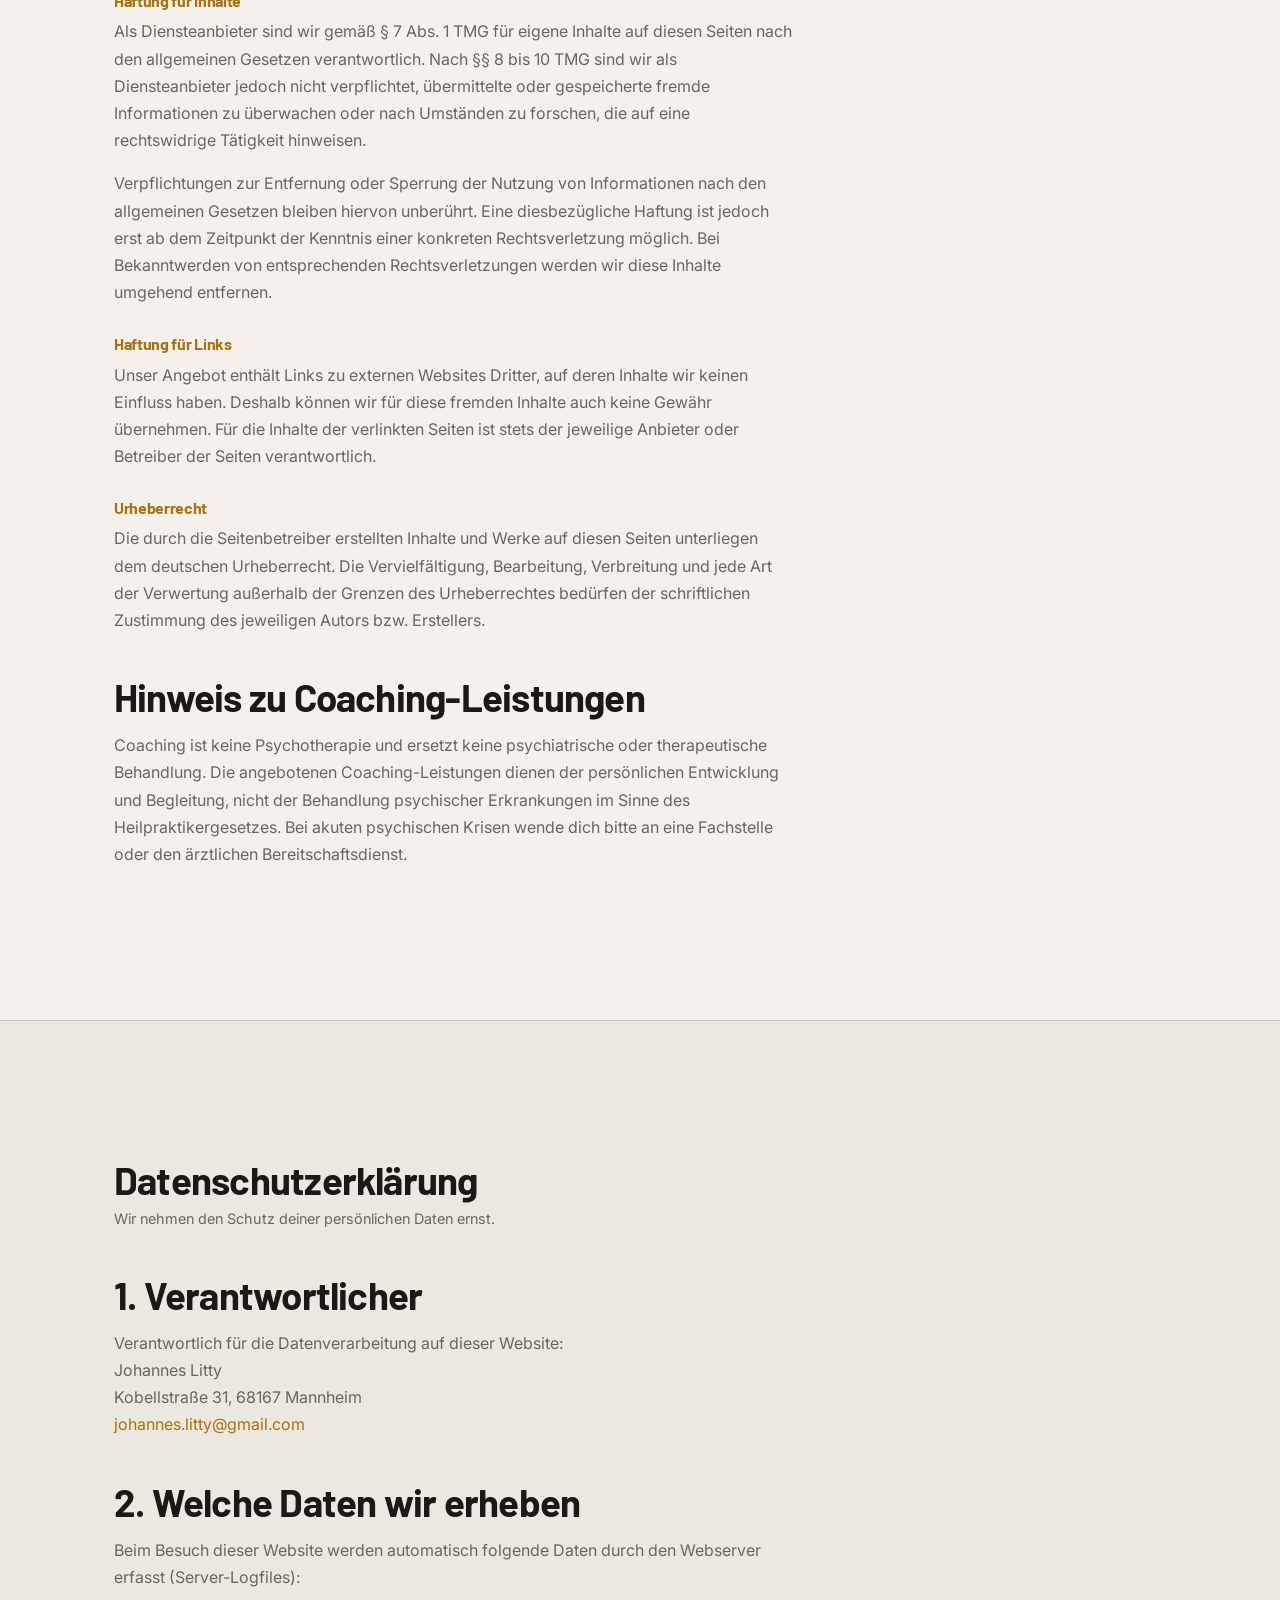
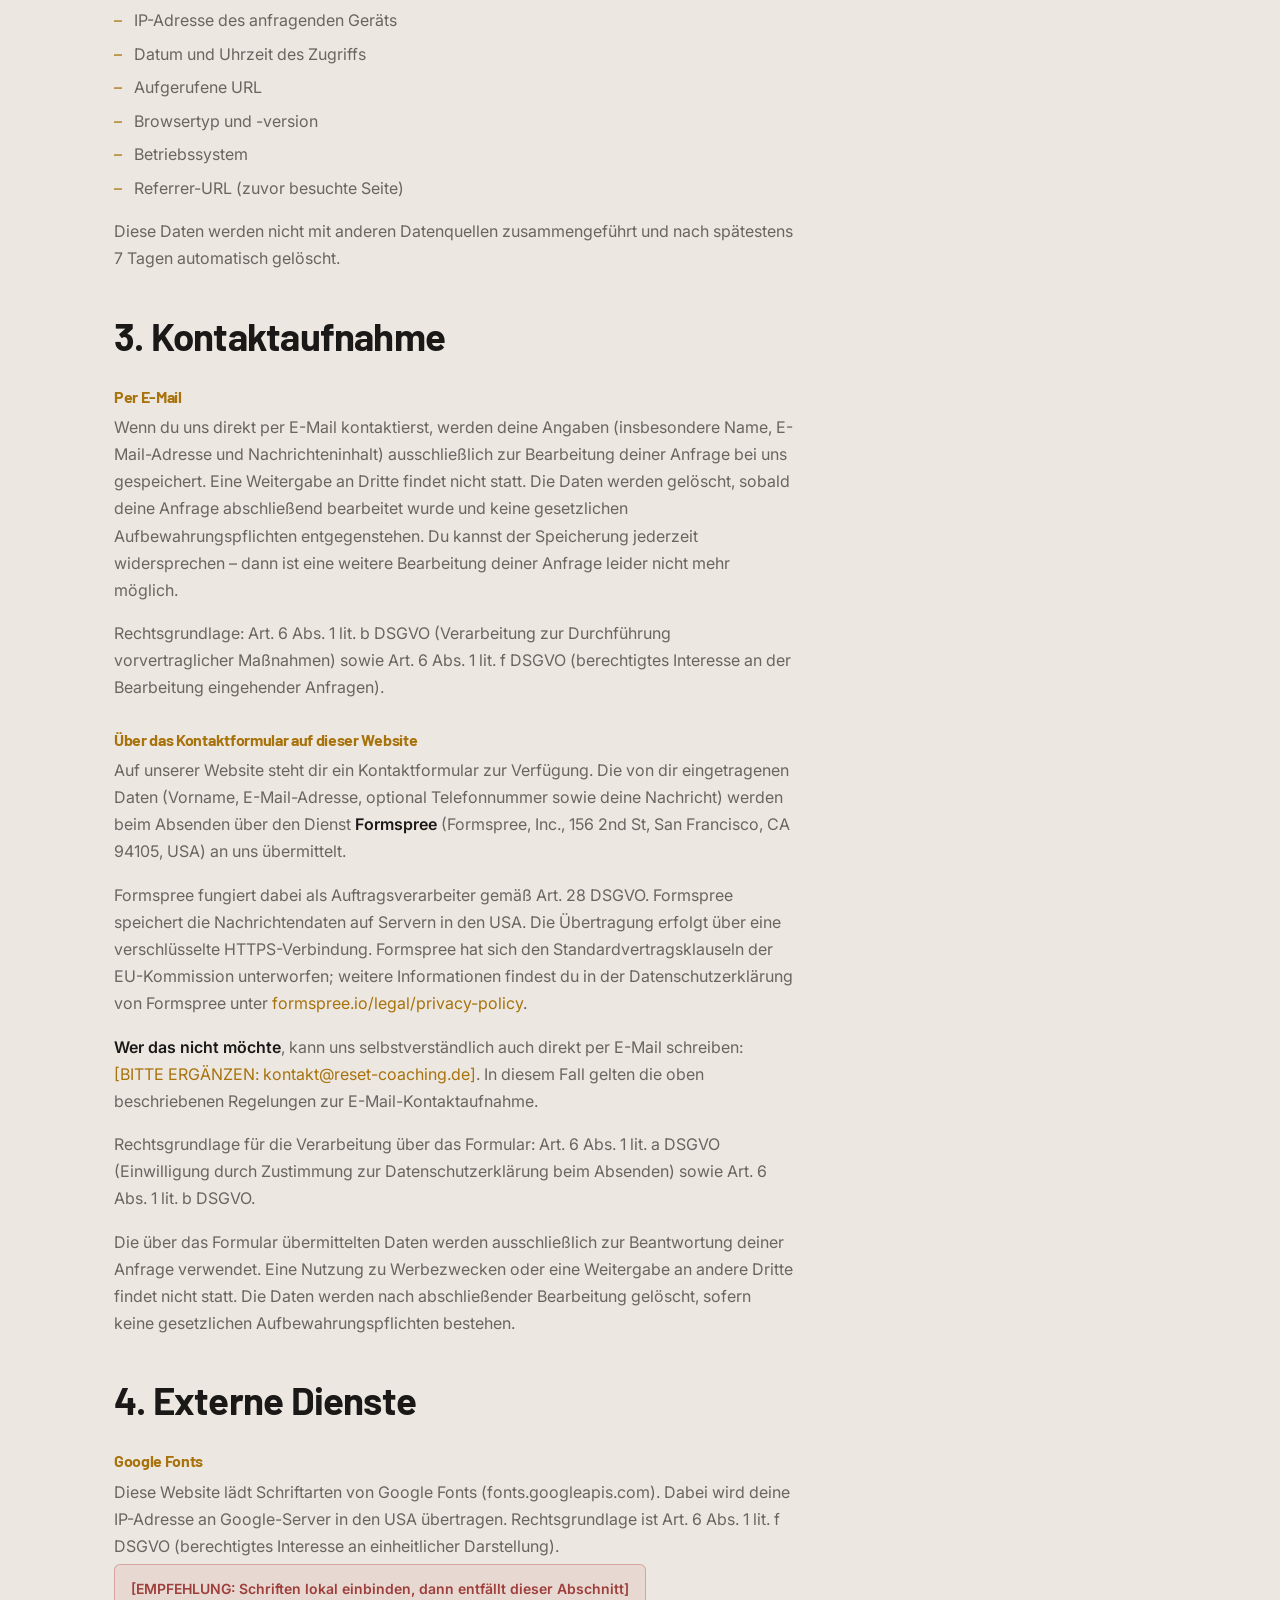
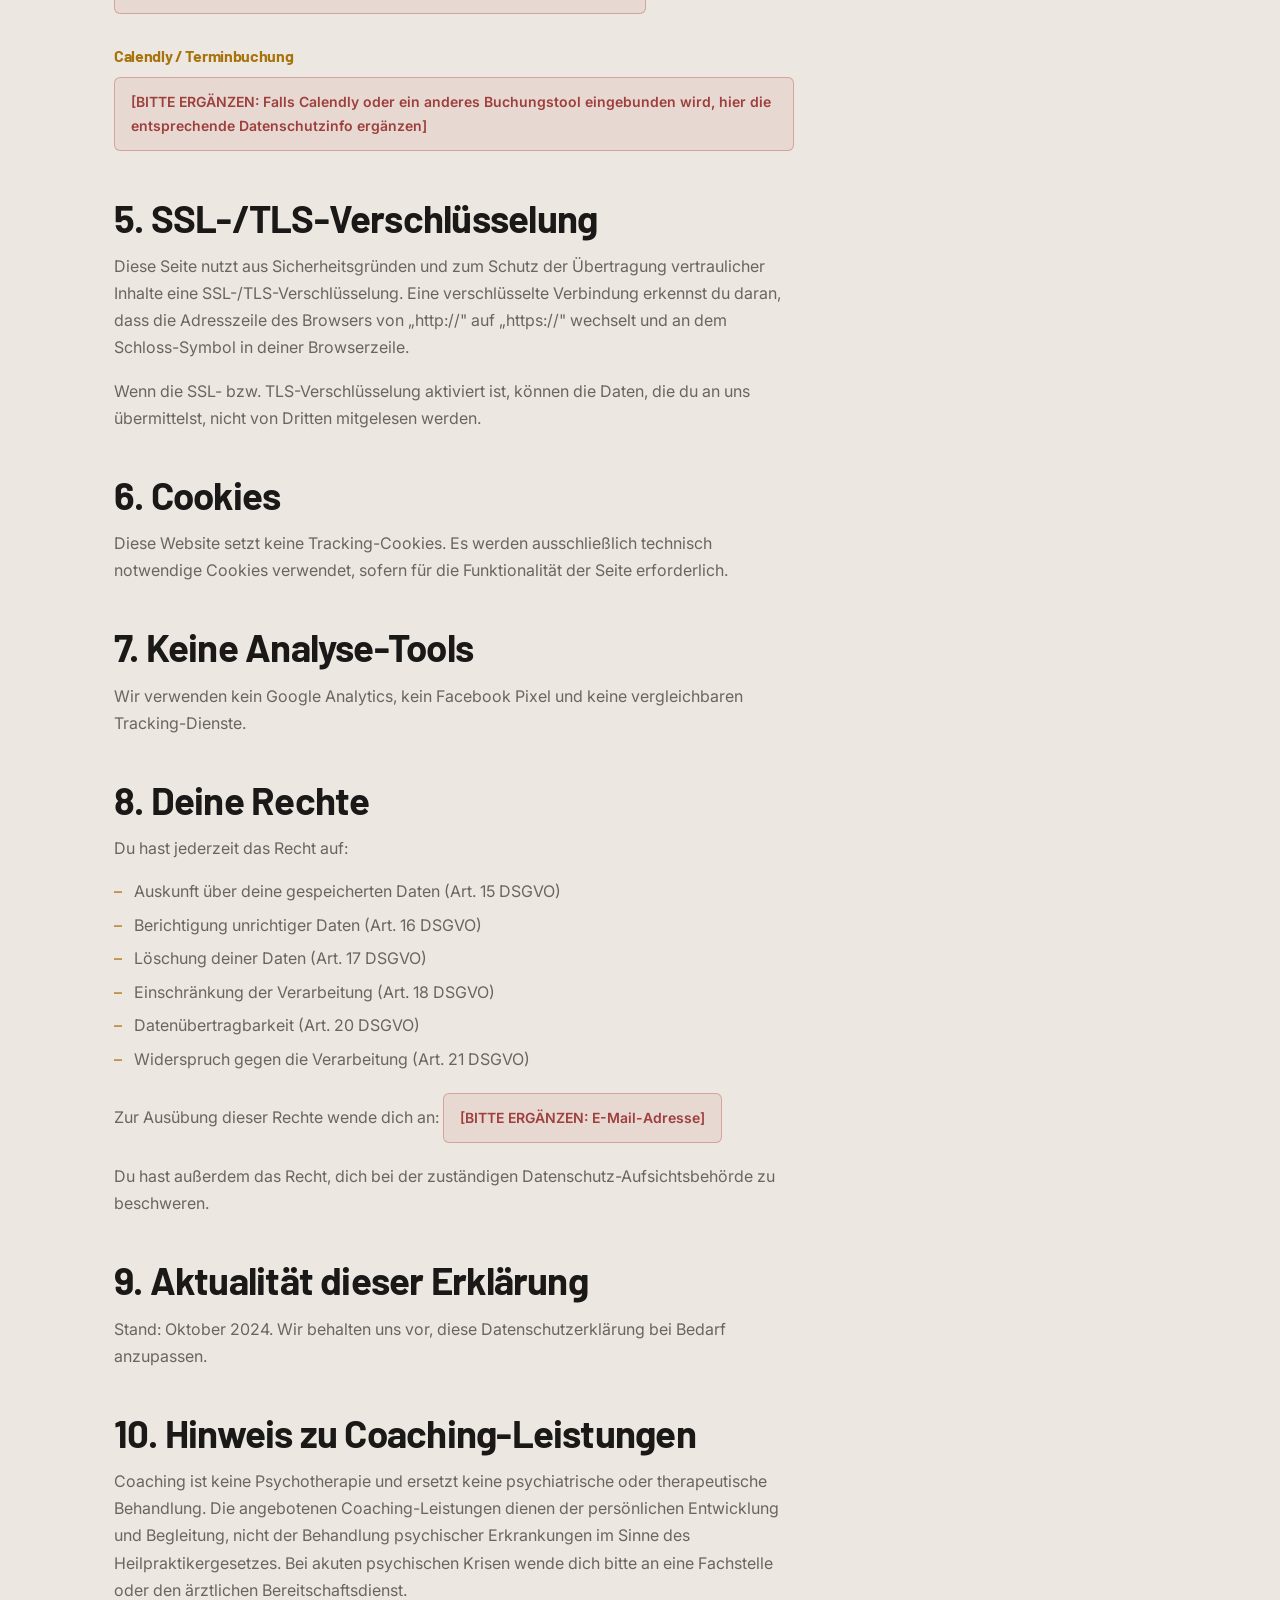
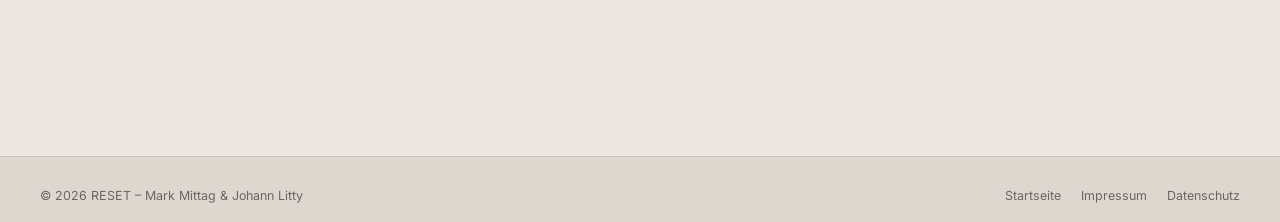
<file: pages/impressum.html>
<!DOCTYPE html>
<html lang="de">
<head>
  <meta charset="UTF-8">
  <meta name="viewport" content="width=device-width, initial-scale=1.0">
  <title>Impressum &amp; Datenschutz – RESET Coaching</title>
  <link rel="preconnect" href="https://fonts.googleapis.com">
  <link rel="preconnect" href="https://fonts.gstatic.com" crossorigin>
  <link href="https://fonts.googleapis.com/css2?family=Barlow:wght@400;600;700;800&family=Inter:wght@400;500;600&display=swap" rel="stylesheet">
  <link rel="icon" type="image/svg+xml" href="../favicon.svg">
  <link rel="stylesheet" href="../style.css">
</head>
<body>

<header class="site-header" role="banner">
  <div class="container">
    <nav class="nav-inner" aria-label="Hauptnavigation">
      <a href="../index.html" class="nav-logo" aria-label="RESET – zur Startseite">
        <img src="../images/resetlogo.png" alt="RESET" height="60" style="width:auto;display:block;flex-shrink:0;">
      </a>
      <ul class="nav-links" role="list">
        <li><a href="../index.html">Startseite</a></li>
      </ul>
      <div class="nav-actions">
        <a href="../index.html#kontakt" class="btn btn-gold">Erstgespräch</a>
        <button class="theme-toggle" id="theme-toggle" aria-label="Design wechseln"></button>
        <button class="burger" aria-label="Menü öffnen" aria-expanded="false" aria-controls="nav-mobile">
          <span></span><span></span><span></span>
        </button>
      </div>
    </nav>
    <nav class="nav-mobile" id="nav-mobile" aria-label="Mobiles Menü">
      <a href="../index.html">Startseite</a>
      <a href="../index.html#kontakt">Kontakt</a>
      <button class="nav-mobile-theme" id="theme-toggle-mobile" aria-label="Design wechseln"></button>
    </nav>
  </div>
</header>


<section class="page-hero">
  <div class="container">
    <h1>Impressum</h1>
    <p class="lead">Angaben gemäß § 5 TMG</p>
  </div>
</section>


<section>
  <div class="container">
    <div class="prose">

      <h2>Angaben gemäß § 5 TMG</h2>

      <h3>Verantwortlich für den Inhalt</h3>
      <p>
        Johannes Litty<br>
        Kobellstraße 31, 68167 Mannheim<br>
        Deutschland
      </p>

      <h3>Kontakt</h3>
      <p>
        E-Mail: <a href="mailto:johannes.litty@gmail.com">johannes.litty@gmail.com</a><br>
        Telefon: <span class="todo-field">[BITTE ERGÄNZEN] optional</span>
      </p>

      <h3>Umsatzsteuer-Identifikationsnummer</h3>
      <p>
        <span class="todo-field">[BITTE ERGÄNZEN] USt-IdNr. gemäß §27a UStG – falls vorhanden</span><br>
        Hinweis: Kleinunternehmer gemäß § 19 UStG – <span class="todo-field">[BITTE ERGÄNZEN: zutreffendes anpassen]</span>
      </p>

      <h3>Berufsbezeichnung und berufsrechtliche Regelungen</h3>
      <p>
        Berufsbezeichnung: Coaching (nicht gesetzlich geregelt)<br>
        Hinweis: Die angebotenen Coaching-Dienstleistungen sind keine psychotherapeutischen Heilbehandlungen im Sinne des Heilpraktikergesetzes.
      </p>

      <h2>Verantwortlich für den Inhalt nach § 55 Abs. 2 RStV</h2>
      <p>
        Johannes Litty<br>
        Kobellstraße 31, 68167 Mannheim
      </p>

      <h2>SSL-/TLS-Verschlüsselung</h2>
      <p>
        Diese Seite nutzt aus Sicherheitsgründen eine SSL-/TLS-Verschlüsselung. Eine verschlüsselte Verbindung erkennst du daran, dass die Adresszeile des Browsers „https://" anzeigt und ein Schloss-Symbol erscheint.
      </p>

      <h2>Haftungsausschluss</h2>

      <h3>Haftung für Inhalte</h3>
      <p>
        Als Diensteanbieter sind wir gemäß § 7 Abs. 1 TMG für eigene Inhalte auf diesen Seiten nach den allgemeinen Gesetzen verantwortlich. Nach §§ 8 bis 10 TMG sind wir als Diensteanbieter jedoch nicht verpflichtet, übermittelte oder gespeicherte fremde Informationen zu überwachen oder nach Umständen zu forschen, die auf eine rechtswidrige Tätigkeit hinweisen.
      </p>
      <p>
        Verpflichtungen zur Entfernung oder Sperrung der Nutzung von Informationen nach den allgemeinen Gesetzen bleiben hiervon unberührt. Eine diesbezügliche Haftung ist jedoch erst ab dem Zeitpunkt der Kenntnis einer konkreten Rechtsverletzung möglich. Bei Bekanntwerden von entsprechenden Rechtsverletzungen werden wir diese Inhalte umgehend entfernen.
      </p>

      <h3>Haftung für Links</h3>
      <p>
        Unser Angebot enthält Links zu externen Websites Dritter, auf deren Inhalte wir keinen Einfluss haben. Deshalb können wir für diese fremden Inhalte auch keine Gewähr übernehmen. Für die Inhalte der verlinkten Seiten ist stets der jeweilige Anbieter oder Betreiber der Seiten verantwortlich.
      </p>

      <h3>Urheberrecht</h3>
      <p>
        Die durch die Seitenbetreiber erstellten Inhalte und Werke auf diesen Seiten unterliegen dem deutschen Urheberrecht. Die Vervielfältigung, Bearbeitung, Verbreitung und jede Art der Verwertung außerhalb der Grenzen des Urheberrechtes bedürfen der schriftlichen Zustimmung des jeweiligen Autors bzw. Erstellers.
      </p>

      <h2>Hinweis zu Coaching-Leistungen</h2>
      <p>
        Coaching ist keine Psychotherapie und ersetzt keine psychiatrische oder therapeutische Behandlung. Die angebotenen Coaching-Leistungen dienen der persönlichen Entwicklung und Begleitung, nicht der Behandlung psychischer Erkrankungen im Sinne des Heilpraktikergesetzes. Bei akuten psychischen Krisen wende dich bitte an eine Fachstelle oder den ärztlichen Bereitschaftsdienst.
      </p>

    </div>
  </div>
</section>


<section id="datenschutz" class="section-alt" style="border-top: 1px solid var(--border);">
  <div class="container">
    <div class="prose">

      <h2 style="margin-top:0;">Datenschutzerklärung</h2>
      <p style="color:var(--muted); font-size:0.9rem; margin-top:-0.5rem; margin-bottom:2rem;">Wir nehmen den Schutz deiner persönlichen Daten ernst.</p>

      <h2>1. Verantwortlicher</h2>
      <p>
        Verantwortlich für die Datenverarbeitung auf dieser Website:<br>
        Johannes Litty<br>
        Kobellstraße 31, 68167 Mannheim<br>
        <a href="mailto:johannes.litty@gmail.com">johannes.litty@gmail.com</a>
      </p>

      <h2>2. Welche Daten wir erheben</h2>
      <p>
        Beim Besuch dieser Website werden automatisch folgende Daten durch den Webserver erfasst (Server-Logfiles):
      </p>
      <ul>
        <li>IP-Adresse des anfragenden Geräts</li>
        <li>Datum und Uhrzeit des Zugriffs</li>
        <li>Aufgerufene URL</li>
        <li>Browsertyp und -version</li>
        <li>Betriebssystem</li>
        <li>Referrer-URL (zuvor besuchte Seite)</li>
      </ul>
      <p>
        Diese Daten werden nicht mit anderen Datenquellen zusammengeführt und nach spätestens 7 Tagen automatisch gelöscht.
      </p>

      <h2>3. Kontaktaufnahme</h2>

      <h3>Per E-Mail</h3>
      <p>
        Wenn du uns direkt per E-Mail kontaktierst, werden deine Angaben (insbesondere Name, E-Mail-Adresse und Nachrichteninhalt) ausschließlich zur Bearbeitung deiner Anfrage bei uns gespeichert. Eine Weitergabe an Dritte findet nicht statt. Die Daten werden gelöscht, sobald deine Anfrage abschließend bearbeitet wurde und keine gesetzlichen Aufbewahrungspflichten entgegenstehen. Du kannst der Speicherung jederzeit widersprechen – dann ist eine weitere Bearbeitung deiner Anfrage leider nicht mehr möglich.
      </p>
      <p>
        Rechtsgrundlage: Art. 6 Abs. 1 lit. b DSGVO (Verarbeitung zur Durchführung vorvertraglicher Maßnahmen) sowie Art. 6 Abs. 1 lit. f DSGVO (berechtigtes Interesse an der Bearbeitung eingehender Anfragen).
      </p>

      <h3>Über das Kontaktformular auf dieser Website</h3>
      <p>
        Auf unserer Website steht dir ein Kontaktformular zur Verfügung. Die von dir eingetragenen Daten (Vorname, E-Mail-Adresse, optional Telefonnummer sowie deine Nachricht) werden beim Absenden über den Dienst <strong>Formspree</strong> (Formspree, Inc., 156 2nd St, San Francisco, CA 94105, USA) an uns übermittelt.
      </p>
      <p>
        Formspree fungiert dabei als Auftragsverarbeiter gemäß Art. 28 DSGVO. Formspree speichert die Nachrichtendaten auf Servern in den USA. Die Übertragung erfolgt über eine verschlüsselte HTTPS-Verbindung. Formspree hat sich den Standardvertragsklauseln der EU-Kommission unterworfen; weitere Informationen findest du in der Datenschutzerklärung von Formspree unter <a href="https://formspree.io/legal/privacy-policy" target="_blank" rel="noopener noreferrer">formspree.io/legal/privacy-policy</a>.
      </p>
      <p>
        <strong>Wer das nicht möchte</strong>, kann uns selbstverständlich auch direkt per E-Mail schreiben:
        <a href="mailto:[BITTE ERGÄNZEN: kontakt@reset-coaching.de]">[BITTE ERGÄNZEN: kontakt@reset-coaching.de]</a>. In diesem Fall gelten die oben beschriebenen Regelungen zur E-Mail-Kontaktaufnahme.
      </p>
      <p>
        Rechtsgrundlage für die Verarbeitung über das Formular: Art. 6 Abs. 1 lit. a DSGVO (Einwilligung durch Zustimmung zur Datenschutzerklärung beim Absenden) sowie Art. 6 Abs. 1 lit. b DSGVO.
      </p>
      <p>
        Die über das Formular übermittelten Daten werden ausschließlich zur Beantwortung deiner Anfrage verwendet. Eine Nutzung zu Werbezwecken oder eine Weitergabe an andere Dritte findet nicht statt. Die Daten werden nach abschließender Bearbeitung gelöscht, sofern keine gesetzlichen Aufbewahrungspflichten bestehen.
      </p>

      <h2>4. Externe Dienste</h2>

      <h3>Google Fonts</h3>
      <p>
        Diese Website lädt Schriftarten von Google Fonts (fonts.googleapis.com). Dabei wird deine IP-Adresse an Google-Server in den USA übertragen. Rechtsgrundlage ist Art. 6 Abs. 1 lit. f DSGVO (berechtigtes Interesse an einheitlicher Darstellung). <span class="todo-field">[EMPFEHLUNG: Schriften lokal einbinden, dann entfällt dieser Abschnitt]</span>
      </p>

      <h3>Calendly / Terminbuchung</h3>
      <p>
        <span class="todo-field">[BITTE ERGÄNZEN: Falls Calendly oder ein anderes Buchungstool eingebunden wird, hier die entsprechende Datenschutzinfo ergänzen]</span>
      </p>

      <h2>5. SSL-/TLS-Verschlüsselung</h2>
      <p>
        Diese Seite nutzt aus Sicherheitsgründen und zum Schutz der Übertragung vertraulicher Inhalte eine SSL-/TLS-Verschlüsselung. Eine verschlüsselte Verbindung erkennst du daran, dass die Adresszeile des Browsers von „http://" auf „https://" wechselt und an dem Schloss-Symbol in deiner Browserzeile.
      </p>
      <p>
        Wenn die SSL- bzw. TLS-Verschlüsselung aktiviert ist, können die Daten, die du an uns übermittelst, nicht von Dritten mitgelesen werden.
      </p>

      <h2>6. Cookies</h2>
      <p>
        Diese Website setzt keine Tracking-Cookies. Es werden ausschließlich technisch notwendige Cookies verwendet, sofern für die Funktionalität der Seite erforderlich.
      </p>

      <h2>7. Keine Analyse-Tools</h2>
      <p>
        Wir verwenden kein Google Analytics, kein Facebook Pixel und keine vergleichbaren Tracking-Dienste.
      </p>

      <h2>8. Deine Rechte</h2>
      <p>Du hast jederzeit das Recht auf:</p>
      <ul>
        <li>Auskunft über deine gespeicherten Daten (Art. 15 DSGVO)</li>
        <li>Berichtigung unrichtiger Daten (Art. 16 DSGVO)</li>
        <li>Löschung deiner Daten (Art. 17 DSGVO)</li>
        <li>Einschränkung der Verarbeitung (Art. 18 DSGVO)</li>
        <li>Datenübertragbarkeit (Art. 20 DSGVO)</li>
        <li>Widerspruch gegen die Verarbeitung (Art. 21 DSGVO)</li>
      </ul>
      <p>
        Zur Ausübung dieser Rechte wende dich an: <span class="todo-field">[BITTE ERGÄNZEN: E-Mail-Adresse]</span>
      </p>
      <p>
        Du hast außerdem das Recht, dich bei der zuständigen Datenschutz-Aufsichtsbehörde zu beschweren.
      </p>

      <h2>9. Aktualität dieser Erklärung</h2>
      <p>
        Stand: Oktober 2024. Wir behalten uns vor, diese Datenschutzerklärung bei Bedarf anzupassen.
      </p>

      <h2>10. Hinweis zu Coaching-Leistungen</h2>
      <p>
        Coaching ist keine Psychotherapie und ersetzt keine psychiatrische oder therapeutische Behandlung. Die angebotenen Coaching-Leistungen dienen der persönlichen Entwicklung und Begleitung, nicht der Behandlung psychischer Erkrankungen im Sinne des Heilpraktikergesetzes. Bei akuten psychischen Krisen wende dich bitte an eine Fachstelle oder den ärztlichen Bereitschaftsdienst.
      </p>

    </div>
  </div>
</section>


<footer class="site-footer" role="contentinfo">
  <div class="container">
    <div class="footer-bottom" style="border-top:none; padding-top:0;">
      <p>© <span id="copyright-year">2024</span> RESET – Mark Mittag &amp; Johann Litty</p>
      <nav class="footer-legal" aria-label="Rechtliche Links">
        <a href="../index.html">Startseite</a>
        <a href="impressum.html" aria-current="page">Impressum</a>
        <a href="impressum.html#datenschutz">Datenschutz</a>
      </nav>
    </div>
  </div>
</footer>

<script src="../script.js"></script>
</body>
</html>
</file>
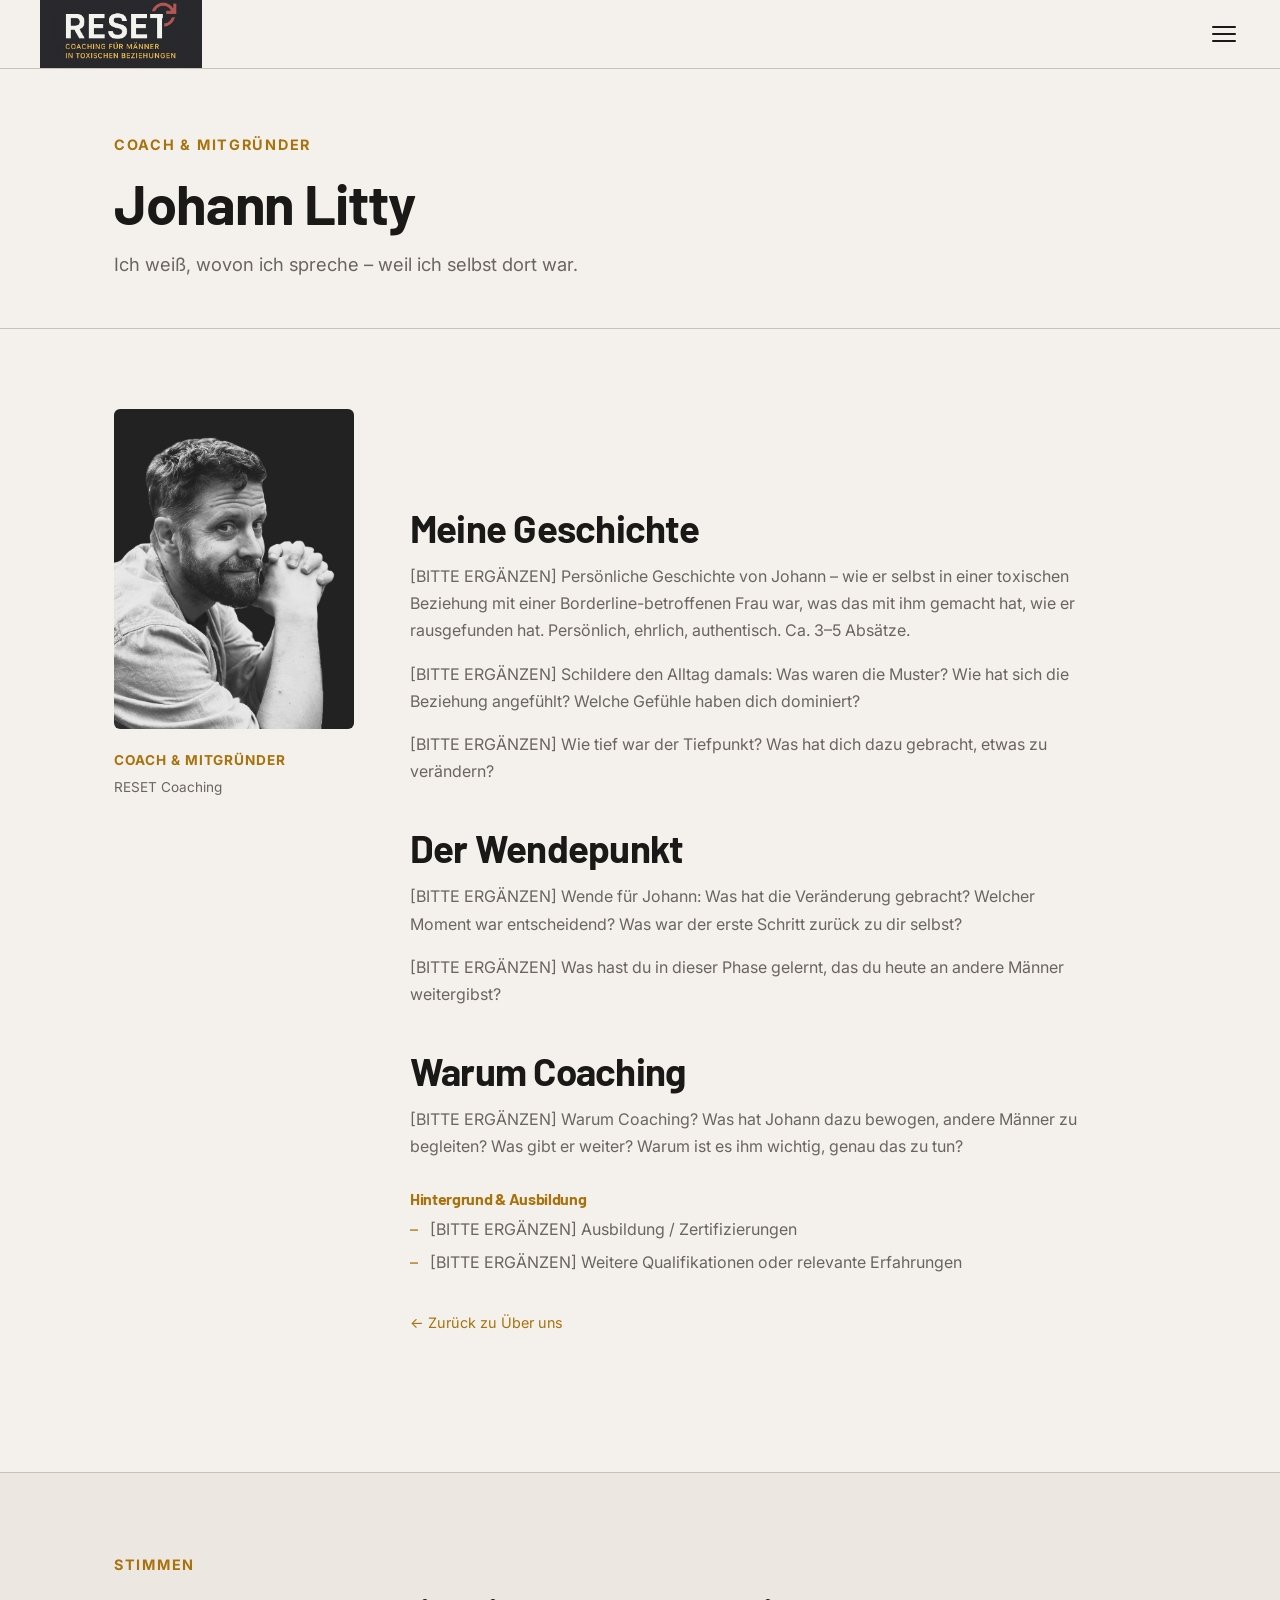
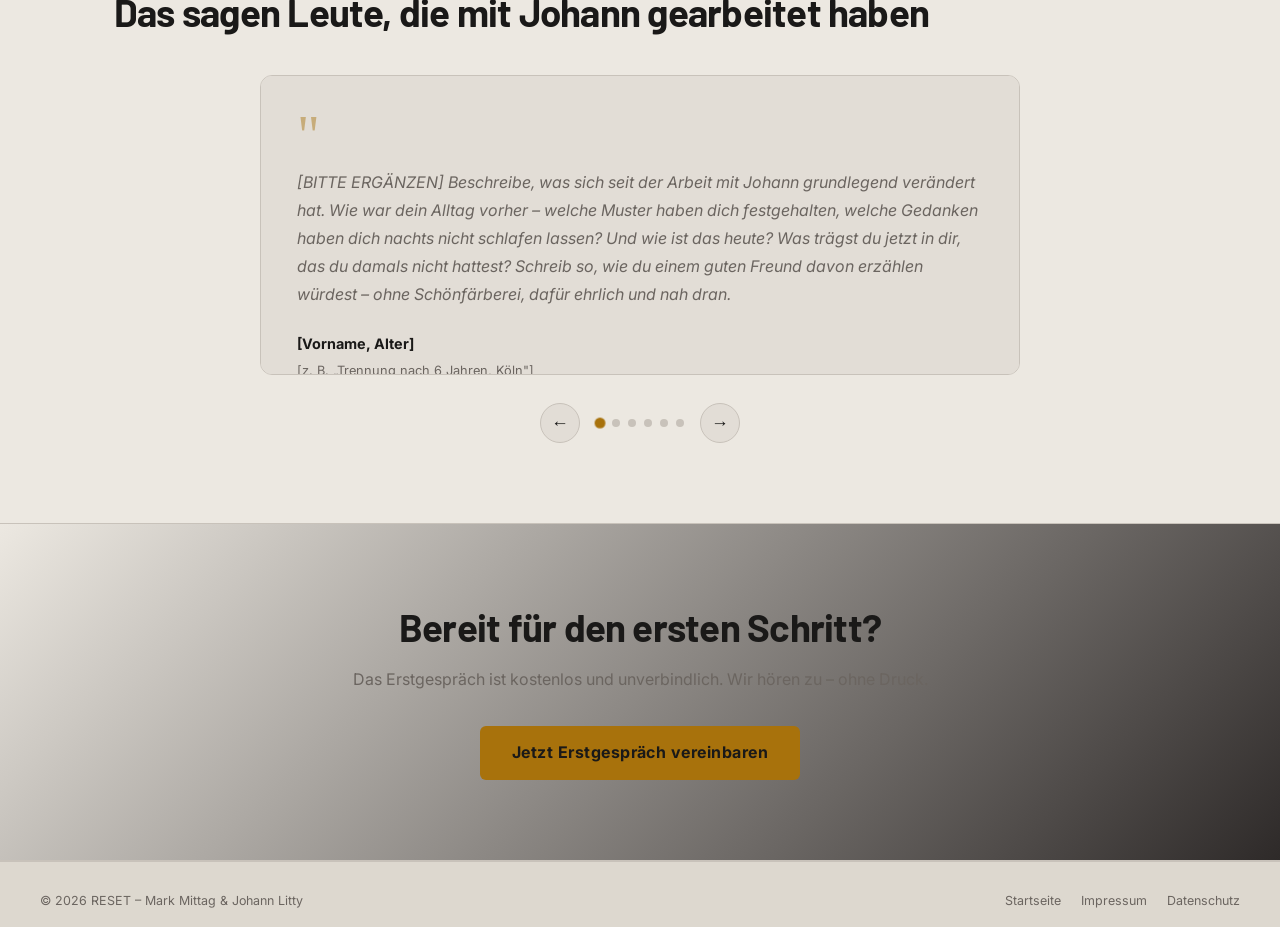
<file: pages/johann-litty.html>
<!DOCTYPE html>
<html lang="de">
<head>
  <meta charset="UTF-8">
  <meta name="viewport" content="width=device-width, initial-scale=1.0">
  <title>Johann Litty – RESET Coaching</title>
  <meta name="description" content="Johann Litty – Coach & Mitgründer von RESET. Seine Geschichte, sein Hintergrund und warum er Männer aus toxischen Beziehungen begleitet.">
  <link rel="preconnect" href="https://fonts.googleapis.com">
  <link rel="preconnect" href="https://fonts.gstatic.com" crossorigin>
  <link href="https://fonts.googleapis.com/css2?family=Barlow:wght@400;600;700;800&family=Inter:wght@400;500;600&display=swap" rel="stylesheet">
  <link rel="icon" type="image/svg+xml" href="../favicon.svg">
  <link rel="stylesheet" href="../style.css">
</head>
<body>

<header class="site-header" role="banner">
  <div class="container">
    <nav class="nav-inner" aria-label="Hauptnavigation">
      <a href="../index.html" class="nav-logo" aria-label="RESET – zur Startseite">
        <img src="../images/resetlogo.png" alt="RESET" height="60" style="width:auto;display:block;flex-shrink:0;">
      </a>
      <ul class="nav-links" role="list">
        <li><a href="../index.html#problem">Das Problem</a></li>
        <li><a href="../index.html#loesung">Was du bekommst</a></li>
        <li><a href="../index.html#weg">Der Weg</a></li>
        <li><a href="../index.html#ueber-uns">Über uns</a></li>
      </ul>
      <div class="nav-actions">
        <a href="../index.html#kontakt" class="btn btn-gold">Erstgespräch</a>
        <button class="theme-toggle" id="theme-toggle" aria-label="Design wechseln"></button>
        <button class="burger" aria-label="Menü öffnen" aria-expanded="false" aria-controls="nav-mobile">
          <span></span><span></span><span></span>
        </button>
      </div>
    </nav>
    <nav class="nav-mobile" id="nav-mobile" aria-label="Mobiles Menü">
      <a href="../index.html#problem">Das Problem</a>
      <a href="../index.html#loesung">Was du bekommst</a>
      <a href="../index.html#weg">Der Weg</a>
      <a href="../index.html#ueber-uns">Über uns</a>
      <a href="../index.html#kontakt" class="btn btn-gold" style="margin-top:0.75rem; text-align:center;">Erstgespräch vereinbaren</a>
      <button class="nav-mobile-theme" id="theme-toggle-mobile" aria-label="Design wechseln"></button>
    </nav>
  </div>
</header>


<section class="page-hero">
  <div class="container">
    <p class="section-label">Coach &amp; Mitgründer</p>
    <h1>Johann Litty</h1>
    <p class="lead">Ich weiß, wovon ich spreche – weil ich selbst dort war.</p>
  </div>
</section>


<section>
  <div class="container">
    <div class="coach-bio-grid">

      <div class="coach-bio-photo">
        <img src="../images/johanme.jpg" alt="Johann Litty" style="width:100%; border-radius:var(--radius); object-fit:cover; object-position:top center; aspect-ratio:3/4;">
        <div style="margin-top:1.25rem;">
          <p class="coach-role" style="color:var(--gold); font-size:0.85rem; font-weight:700; text-transform:uppercase; letter-spacing:0.07em; margin-bottom:0.25rem;">Coach &amp; Mitgründer</p>
          <p style="color:var(--muted); font-size:0.85rem;">RESET Coaching</p>
        </div>
      </div>

      <div class="prose coach-bio-text">

        <h2>Meine Geschichte</h2>

        <p>[BITTE ERGÄNZEN] Persönliche Geschichte von Johann – wie er selbst in einer toxischen Beziehung mit einer Borderline-betroffenen Frau war, was das mit ihm gemacht hat, wie er rausgefunden hat. Persönlich, ehrlich, authentisch. Ca. 3–5 Absätze.</p>

        <p>[BITTE ERGÄNZEN] Schildere den Alltag damals: Was waren die Muster? Wie hat sich die Beziehung angefühlt? Welche Gefühle haben dich dominiert?</p>

        <p>[BITTE ERGÄNZEN] Wie tief war der Tiefpunkt? Was hat dich dazu gebracht, etwas zu verändern?</p>

        <h2>Der Wendepunkt</h2>

        <p>[BITTE ERGÄNZEN] Wende für Johann: Was hat die Veränderung gebracht? Welcher Moment war entscheidend? Was war der erste Schritt zurück zu dir selbst?</p>

        <p>[BITTE ERGÄNZEN] Was hast du in dieser Phase gelernt, das du heute an andere Männer weitergibst?</p>

        <h2>Warum Coaching</h2>

        <p>[BITTE ERGÄNZEN] Warum Coaching? Was hat Johann dazu bewogen, andere Männer zu begleiten? Was gibt er weiter? Warum ist es ihm wichtig, genau das zu tun?</p>

        <h3>Hintergrund &amp; Ausbildung</h3>
        <ul>
          <li>[BITTE ERGÄNZEN] Ausbildung / Zertifizierungen</li>
          <li>[BITTE ERGÄNZEN] Weitere Qualifikationen oder relevante Erfahrungen</li>
        </ul>

        <div style="margin-top:2rem;">
          <a href="../index.html#ueber-uns" style="color:var(--gold); font-size:0.9rem;">← Zurück zu Über uns</a>
        </div>

      </div>
    </div>
  </div>
</section>


<section class="coach-testimonials" aria-labelledby="tc-heading-johann">
  <div class="container">
    <p class="section-label">Stimmen</p>
    <h2 id="tc-heading-johann">Das sagen Leute, die mit Johann gearbeitet haben</h2>

    <div class="tc-wrap" data-tc>
      <div class="tc-track" data-tc-track>

        <div class="tc-slide" data-tc-slide>
          <div class="tc-card">
            <blockquote>
              <span class="tc-quote-mark">"</span>
              <p class="tc-text todo-field">[BITTE ERGÄNZEN] Beschreibe, was sich seit der Arbeit mit Johann grundlegend verändert hat. Wie war dein Alltag vorher – welche Muster haben dich festgehalten, welche Gedanken haben dich nachts nicht schlafen lassen? Und wie ist das heute? Was trägst du jetzt in dir, das du damals nicht hattest? Schreib so, wie du einem guten Freund davon erzählen würdest – ohne Schönfärberei, dafür ehrlich und nah dran.</p>
              <footer>
                <span class="tc-author todo-field">[Vorname, Alter]</span>
                <span class="tc-role todo-field">[z. B. „Trennung nach 6 Jahren, Köln"]</span>
              </footer>
            </blockquote>
          </div>
        </div>

        <div class="tc-slide" data-tc-slide>
          <div class="tc-card">
            <blockquote>
              <span class="tc-quote-mark">"</span>
              <p class="tc-text todo-field">[BITTE ERGÄNZEN] Was ist dir im ersten Gespräch mit Johann aufgefallen? Was hat er gesagt oder gefragt, das dich überrascht oder innerlich bewegt hat? Beschreibe den Moment, in dem du gespürt hast: Hier werde ich nicht bespaßt – hier wird es real. Was hat sich danach in dir oder deinem Verhalten konkret verändert, auch wenn es zunächst klein war?</p>
              <footer>
                <span class="tc-author todo-field">[Vorname, Alter]</span>
                <span class="tc-role todo-field">[z. B. „Mitten in der Trennung, München"]</span>
              </footer>
            </blockquote>
          </div>
        </div>

        <div class="tc-slide" data-tc-slide>
          <div class="tc-card">
            <blockquote>
              <span class="tc-quote-mark">"</span>
              <p class="tc-text todo-field">[BITTE ERGÄNZEN] Wie sieht dein Alltag heute aus im Vergleich zu vorher? Gibt es konkrete Situationen – ein Streit, eine Nachricht, ein Treffen – in denen du heute anders reagierst als du es früher getan hättest? Was hat Johann mit dir erarbeitet, das sich jetzt in solchen Momenten bemerkbar macht? Möglichst konkret und lebensnah beschreiben.</p>
              <footer>
                <span class="tc-author todo-field">[Vorname, Alter]</span>
                <span class="tc-role todo-field">[z. B. „2 Monate nach dem Abschluss, Berlin"]</span>
              </footer>
            </blockquote>
          </div>
        </div>

        <div class="tc-slide" data-tc-slide>
          <div class="tc-card">
            <blockquote>
              <span class="tc-quote-mark">"</span>
              <p class="tc-text todo-field">[BITTE ERGÄNZEN] Was hat dich an der Zusammenarbeit mit Johann am meisten überrascht? Vielleicht eine Aufgabe, eine Frage oder ein Gespräch, das dich noch Tage später beschäftigt hat. Was hättest du vor dem Coaching nicht geglaubt, dass es etwas in dir auslösen kann? Genau diese unerwarteten Momente helfen anderen Männern, den ersten Schritt zu wagen.</p>
              <footer>
                <span class="tc-author todo-field">[Vorname, Alter]</span>
                <span class="tc-role todo-field">[z. B. „Nach 4 Wochen, Hamburg"]</span>
              </footer>
            </blockquote>
          </div>
        </div>

        <div class="tc-slide" data-tc-slide>
          <div class="tc-card">
            <blockquote>
              <span class="tc-quote-mark">"</span>
              <p class="tc-text todo-field">[BITTE ERGÄNZEN] Stell dir vor, du sprichst mit einem Mann, der gerade in derselben Situation steckt wie du damals – und der überlegt, ob er sich Hilfe holen soll. Was würdest du ihm sagen? Was war für dich der entscheidende Grund, warum du froh bist, diesen Schritt mit Johann gegangen zu sein? Kein Verkaufen, kein Übertreiben – nur das, was wahr ist.</p>
              <footer>
                <span class="tc-author todo-field">[Vorname, Alter]</span>
                <span class="tc-role todo-field">[z. B. „Nach 12 Wochen Coaching, Frankfurt"]</span>
              </footer>
            </blockquote>
          </div>
        </div>

        <div class="tc-slide" data-tc-slide>
          <div class="tc-card">
            <blockquote>
              <span class="tc-quote-mark">"</span>
              <p class="tc-text todo-field">[BITTE ERGÄNZEN] Gibt es einen Satz oder eine Frage von Johann, die dich wirklich getroffen hat – im guten Sinne? Etwas, das du nicht so schnell vergisst, das dich noch Wochen später begleitet hat? Und was hat sich dadurch in dir oder deiner Haltung verschoben? Manchmal sind es die kleinen Wendungen im Gespräch, die den größten Unterschied machen.</p>
              <footer>
                <span class="tc-author todo-field">[Vorname, Alter]</span>
                <span class="tc-role todo-field">[z. B. „Einzelsession, Stuttgart"]</span>
              </footer>
            </blockquote>
          </div>
        </div>

      </div>
    </div>

    <div class="tc-nav">
      <button class="tc-btn" data-tc-prev aria-label="Vorheriges Testimonial">&#8592;</button>
      <div class="tc-dots" data-tc-dots></div>
      <button class="tc-btn" data-tc-next aria-label="Nächstes Testimonial">&#8594;</button>
    </div>
  </div>
</section>


<section class="cta-section" aria-labelledby="cta-johann-heading">
  <div class="container">
    <div class="cta-inner">
      <h2 id="cta-johann-heading">Bereit für den ersten Schritt?</h2>
      <p>Das Erstgespräch ist kostenlos und unverbindlich. Wir hören zu – ohne Druck.</p>
      <a href="../index.html#kontakt" class="btn btn-gold">Jetzt Erstgespräch vereinbaren</a>
    </div>
  </div>
</section>


<footer class="site-footer" role="contentinfo">
  <div class="container">
    <div class="footer-bottom" style="border-top:none; padding-top:0;">
      <p>© <span id="copyright-year">2024</span> RESET – Mark Mittag &amp; Johann Litty</p>
      <nav class="footer-legal" aria-label="Rechtliche Links">
        <a href="../index.html">Startseite</a>
        <a href="impressum.html">Impressum</a>
        <a href="impressum.html#datenschutz">Datenschutz</a>
      </nav>
    </div>
  </div>
</footer>

<script src="../script.js"></script>
</body>
</html>
</file>
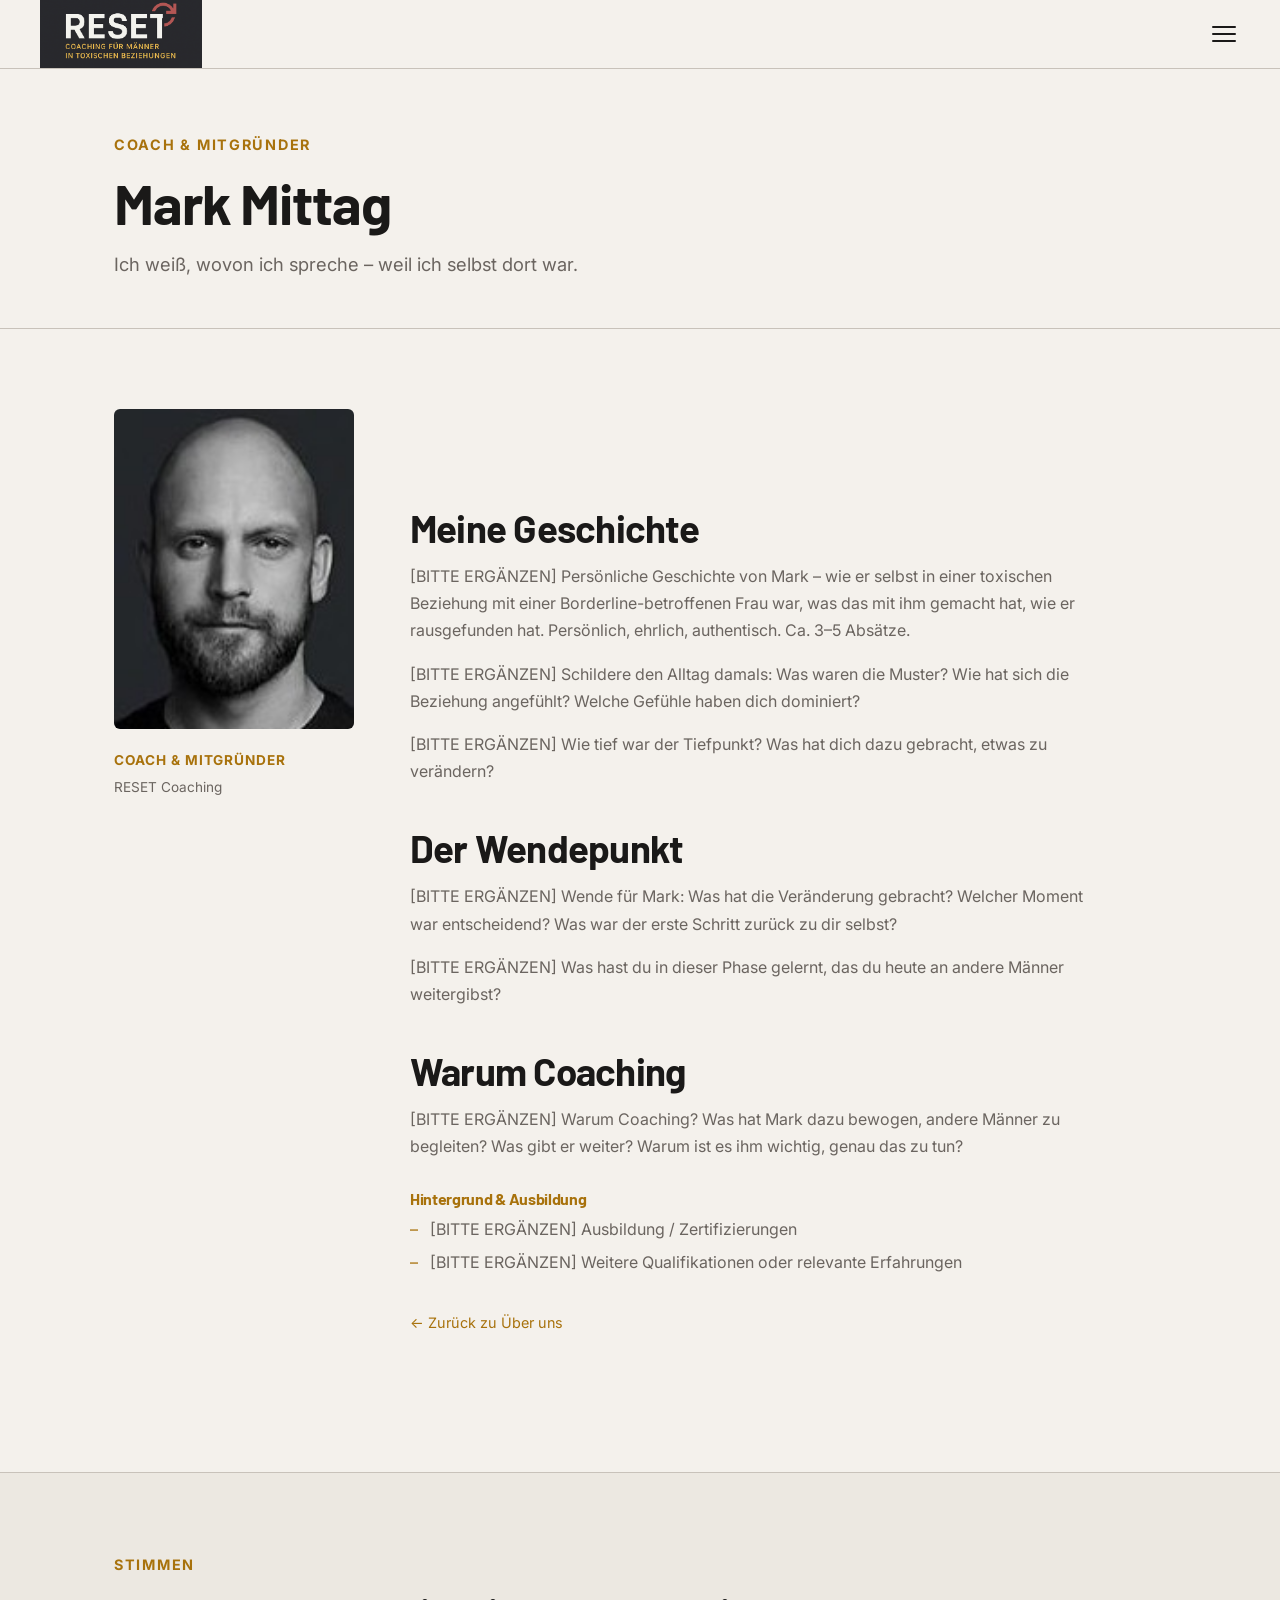
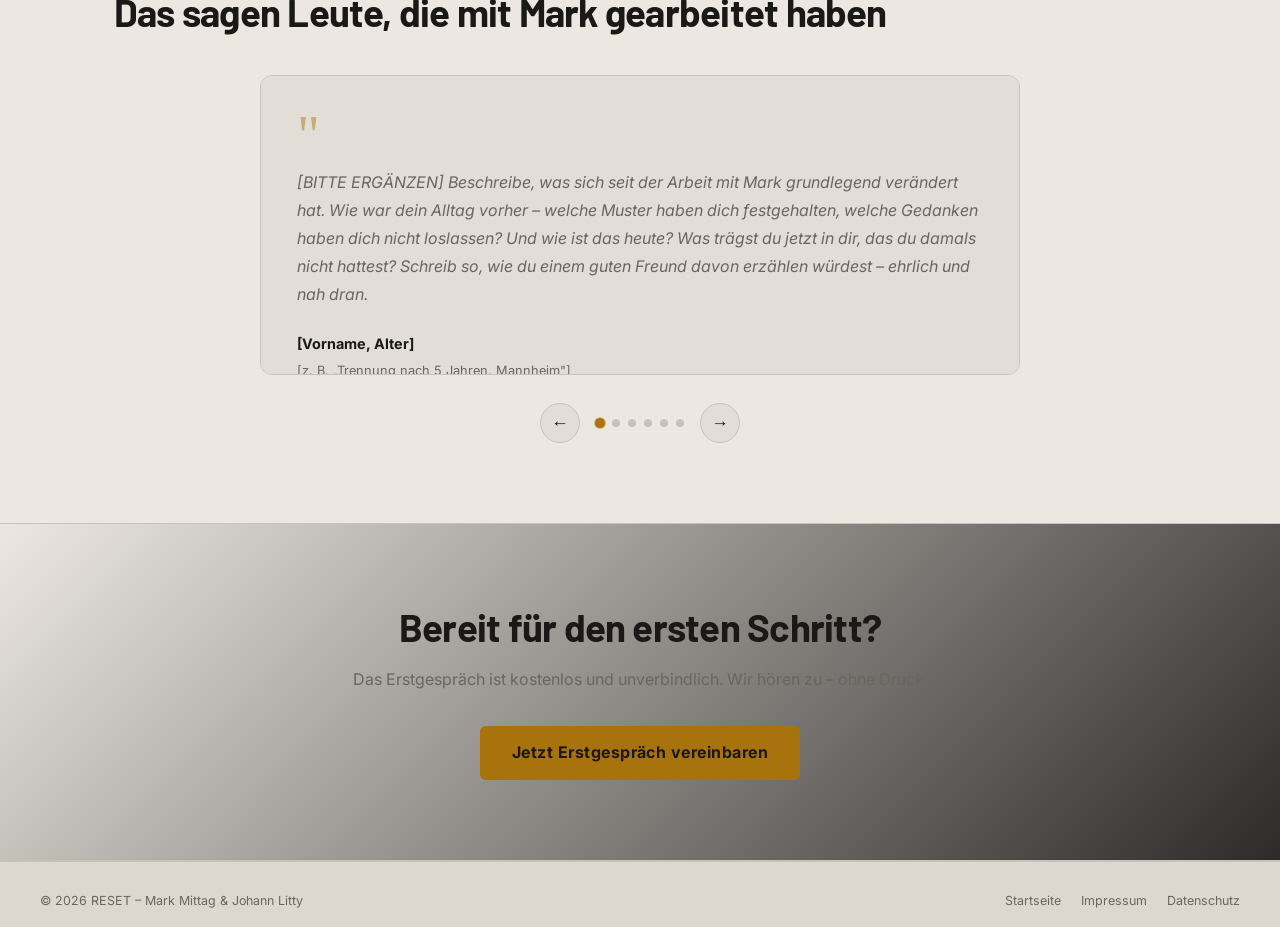
<file: pages/mark-mittag.html>
<!DOCTYPE html>
<html lang="de">
<head>
  <meta charset="UTF-8">
  <meta name="viewport" content="width=device-width, initial-scale=1.0">
  <title>Mark Mittag – RESET Coaching</title>
  <meta name="description" content="Mark Mittag – Coach & Mitgründer von RESET. Seine Geschichte, sein Hintergrund und warum er Männer aus toxischen Beziehungen begleitet.">
  <link rel="preconnect" href="https://fonts.googleapis.com">
  <link rel="preconnect" href="https://fonts.gstatic.com" crossorigin>
  <link href="https://fonts.googleapis.com/css2?family=Barlow:wght@400;600;700;800&family=Inter:wght@400;500;600&display=swap" rel="stylesheet">
  <link rel="icon" type="image/svg+xml" href="../favicon.svg">
  <link rel="stylesheet" href="../style.css">
</head>
<body>

<header class="site-header" role="banner">
  <div class="container">
    <nav class="nav-inner" aria-label="Hauptnavigation">
      <a href="../index.html" class="nav-logo" aria-label="RESET – zur Startseite">
        <img src="../images/resetlogo.png" alt="RESET" height="60" style="width:auto;display:block;flex-shrink:0;">
      </a>
      <ul class="nav-links" role="list">
        <li><a href="../index.html#problem">Das Problem</a></li>
        <li><a href="../index.html#loesung">Was du bekommst</a></li>
        <li><a href="../index.html#weg">Der Weg</a></li>
        <li><a href="../index.html#ueber-uns">Über uns</a></li>
      </ul>
      <div class="nav-actions">
        <a href="../index.html#kontakt" class="btn btn-gold">Erstgespräch</a>
        <button class="theme-toggle" id="theme-toggle" aria-label="Design wechseln"></button>
        <button class="burger" aria-label="Menü öffnen" aria-expanded="false" aria-controls="nav-mobile">
          <span></span><span></span><span></span>
        </button>
      </div>
    </nav>
    <nav class="nav-mobile" id="nav-mobile" aria-label="Mobiles Menü">
      <a href="../index.html#problem">Das Problem</a>
      <a href="../index.html#loesung">Was du bekommst</a>
      <a href="../index.html#weg">Der Weg</a>
      <a href="../index.html#ueber-uns">Über uns</a>
      <a href="../index.html#kontakt" class="btn btn-gold" style="margin-top:0.75rem; text-align:center;">Erstgespräch vereinbaren</a>
      <button class="nav-mobile-theme" id="theme-toggle-mobile" aria-label="Design wechseln"></button>
    </nav>
  </div>
</header>


<section class="page-hero">
  <div class="container">
    <p class="section-label">Coach &amp; Mitgründer</p>
    <h1>Mark Mittag</h1>
    <p class="lead">Ich weiß, wovon ich spreche – weil ich selbst dort war.</p>
  </div>
</section>


<section>
  <div class="container">
    <div class="coach-bio-grid">

      <div class="coach-bio-photo">
        <img src="../images/markplaceholder.jpeg" alt="Mark Mittag" style="width:100%; border-radius:var(--radius); object-fit:cover; object-position:top center; aspect-ratio:3/4;">
        <div style="margin-top:1.25rem;">
          <p class="coach-role" style="color:var(--gold); font-size:0.85rem; font-weight:700; text-transform:uppercase; letter-spacing:0.07em; margin-bottom:0.25rem;">Coach &amp; Mitgründer</p>
          <p style="color:var(--muted); font-size:0.85rem;">RESET Coaching</p>
        </div>
      </div>

      <div class="prose coach-bio-text">

        <h2>Meine Geschichte</h2>

        <p>[BITTE ERGÄNZEN] Persönliche Geschichte von Mark – wie er selbst in einer toxischen Beziehung mit einer Borderline-betroffenen Frau war, was das mit ihm gemacht hat, wie er rausgefunden hat. Persönlich, ehrlich, authentisch. Ca. 3–5 Absätze.</p>

        <p>[BITTE ERGÄNZEN] Schildere den Alltag damals: Was waren die Muster? Wie hat sich die Beziehung angefühlt? Welche Gefühle haben dich dominiert?</p>

        <p>[BITTE ERGÄNZEN] Wie tief war der Tiefpunkt? Was hat dich dazu gebracht, etwas zu verändern?</p>

        <h2>Der Wendepunkt</h2>

        <p>[BITTE ERGÄNZEN] Wende für Mark: Was hat die Veränderung gebracht? Welcher Moment war entscheidend? Was war der erste Schritt zurück zu dir selbst?</p>

        <p>[BITTE ERGÄNZEN] Was hast du in dieser Phase gelernt, das du heute an andere Männer weitergibst?</p>

        <h2>Warum Coaching</h2>

        <p>[BITTE ERGÄNZEN] Warum Coaching? Was hat Mark dazu bewogen, andere Männer zu begleiten? Was gibt er weiter? Warum ist es ihm wichtig, genau das zu tun?</p>

        <h3>Hintergrund &amp; Ausbildung</h3>
        <ul>
          <li>[BITTE ERGÄNZEN] Ausbildung / Zertifizierungen</li>
          <li>[BITTE ERGÄNZEN] Weitere Qualifikationen oder relevante Erfahrungen</li>
        </ul>

        <div style="margin-top:2rem;">
          <a href="../index.html#ueber-uns" style="color:var(--gold); font-size:0.9rem;">← Zurück zu Über uns</a>
        </div>

      </div>
    </div>
  </div>
</section>


<section class="coach-testimonials" aria-labelledby="tc-heading-mark">
  <div class="container">
    <p class="section-label">Stimmen</p>
    <h2 id="tc-heading-mark">Das sagen Leute, die mit Mark gearbeitet haben</h2>

    <div class="tc-wrap" data-tc>
      <div class="tc-track" data-tc-track>

        <div class="tc-slide" data-tc-slide>
          <div class="tc-card">
            <blockquote>
              <span class="tc-quote-mark">"</span>
              <p class="tc-text todo-field">[BITTE ERGÄNZEN] Beschreibe, was sich seit der Arbeit mit Mark grundlegend verändert hat. Wie war dein Alltag vorher – welche Muster haben dich festgehalten, welche Gedanken haben dich nicht loslassen? Und wie ist das heute? Was trägst du jetzt in dir, das du damals nicht hattest? Schreib so, wie du einem guten Freund davon erzählen würdest – ehrlich und nah dran.</p>
              <footer>
                <span class="tc-author todo-field">[Vorname, Alter]</span>
                <span class="tc-role todo-field">[z. B. „Trennung nach 5 Jahren, Mannheim"]</span>
              </footer>
            </blockquote>
          </div>
        </div>

        <div class="tc-slide" data-tc-slide>
          <div class="tc-card">
            <blockquote>
              <span class="tc-quote-mark">"</span>
              <p class="tc-text todo-field">[BITTE ERGÄNZEN] Was ist dir im ersten Gespräch mit Mark aufgefallen? Was hat er gesagt oder gefragt, das dich überrascht oder innerlich bewegt hat? Beschreibe den Moment, in dem du gespürt hast: Hier werde ich nicht beschwichtigt – hier geht es um die Sache. Was hat sich danach in dir oder deinem Verhalten konkret verändert?</p>
              <footer>
                <span class="tc-author todo-field">[Vorname, Alter]</span>
                <span class="tc-role todo-field">[z. B. „Direkt nach der Trennung, Heidelberg"]</span>
              </footer>
            </blockquote>
          </div>
        </div>

        <div class="tc-slide" data-tc-slide>
          <div class="tc-card">
            <blockquote>
              <span class="tc-quote-mark">"</span>
              <p class="tc-text todo-field">[BITTE ERGÄNZEN] Wie sieht dein Alltag heute aus im Vergleich zu vorher? Gibt es konkrete Situationen – ein Konflikt, eine Begegnung, ein stiller Moment mit dir selbst – in denen du heute anders reagierst? Was hat Mark mit dir erarbeitet, das sich jetzt in solchen Momenten zeigt? Möglichst konkret und lebensnah beschreiben.</p>
              <footer>
                <span class="tc-author todo-field">[Vorname, Alter]</span>
                <span class="tc-role todo-field">[z. B. „3 Monate nach Abschluss, Karlsruhe"]</span>
              </footer>
            </blockquote>
          </div>
        </div>

        <div class="tc-slide" data-tc-slide>
          <div class="tc-card">
            <blockquote>
              <span class="tc-quote-mark">"</span>
              <p class="tc-text todo-field">[BITTE ERGÄNZEN] Was hat dich an der Zusammenarbeit mit Mark am meisten überrascht? Vielleicht eine Aufgabe, eine Frage oder ein Gespräch, das dich noch Tage später beschäftigt hat. Was hättest du vor dem Coaching nicht geglaubt, dass es etwas in dir auslösen kann? Genau diese unerwarteten Momente helfen anderen Männern, den ersten Schritt zu wagen.</p>
              <footer>
                <span class="tc-author todo-field">[Vorname, Alter]</span>
                <span class="tc-role todo-field">[z. B. „Noch mitten im Prozess, Freiburg"]</span>
              </footer>
            </blockquote>
          </div>
        </div>

        <div class="tc-slide" data-tc-slide>
          <div class="tc-card">
            <blockquote>
              <span class="tc-quote-mark">"</span>
              <p class="tc-text todo-field">[BITTE ERGÄNZEN] Stell dir vor, du sprichst mit einem Mann, der gerade in derselben Situation steckt wie du damals – und der überlegt, ob er sich Hilfe holen soll. Was würdest du ihm sagen? Was war für dich der entscheidende Grund, warum du froh bist, diesen Schritt mit Mark gegangen zu sein? Kein Verkaufen – nur das, was wahr ist.</p>
              <footer>
                <span class="tc-author todo-field">[Vorname, Alter]</span>
                <span class="tc-role todo-field">[z. B. „Nach 12 Wochen Coaching, Düsseldorf"]</span>
              </footer>
            </blockquote>
          </div>
        </div>

        <div class="tc-slide" data-tc-slide>
          <div class="tc-card">
            <blockquote>
              <span class="tc-quote-mark">"</span>
              <p class="tc-text todo-field">[BITTE ERGÄNZEN] Gibt es einen Satz oder eine Frage von Mark, die dich wirklich getroffen hat – im guten Sinne? Etwas, das dich noch Wochen später begleitet hat? Und was hat sich dadurch in dir oder deiner Haltung verschoben? Manchmal sind es die kleinen Wendungen im Gespräch, die den größten Unterschied machen. Genau die interessieren hier.</p>
              <footer>
                <span class="tc-author todo-field">[Vorname, Alter]</span>
                <span class="tc-role todo-field">[z. B. „Einzelsession, Nürnberg"]</span>
              </footer>
            </blockquote>
          </div>
        </div>

      </div>
    </div>

    <div class="tc-nav">
      <button class="tc-btn" data-tc-prev aria-label="Vorheriges Testimonial">&#8592;</button>
      <div class="tc-dots" data-tc-dots></div>
      <button class="tc-btn" data-tc-next aria-label="Nächstes Testimonial">&#8594;</button>
    </div>
  </div>
</section>


<section class="cta-section" aria-labelledby="cta-mark-heading">
  <div class="container">
    <div class="cta-inner">
      <h2 id="cta-mark-heading">Bereit für den ersten Schritt?</h2>
      <p>Das Erstgespräch ist kostenlos und unverbindlich. Wir hören zu – ohne Druck.</p>
      <a href="../index.html#kontakt" class="btn btn-gold">Jetzt Erstgespräch vereinbaren</a>
    </div>
  </div>
</section>


<footer class="site-footer" role="contentinfo">
  <div class="container">
    <div class="footer-bottom" style="border-top:none; padding-top:0;">
      <p>© <span id="copyright-year">2024</span> RESET – Mark Mittag &amp; Johann Litty</p>
      <nav class="footer-legal" aria-label="Rechtliche Links">
        <a href="../index.html">Startseite</a>
        <a href="impressum.html">Impressum</a>
        <a href="impressum.html#datenschutz">Datenschutz</a>
      </nav>
    </div>
  </div>
</footer>

<script src="../script.js"></script>
</body>
</html>
</file>
<file: style.css>
/* ===========================
   RESET – Coaching für Männer
   style.css
   =========================== */

:root {
  --bg:          #28292d;
  --bg-alt:      #323130;
  --bg-card:     #3a3836;
  --text:        #f0ede8;
  --muted:       #9a9591;
  --gold:        #d4a017;
  --red:         #b85450;
  --border:      #444140;
  --bg-header:   rgba(40, 41, 45, 0.95);
  --bg-footer:   #28292d;
  --max-width:   1100px;
  --radius:      6px;
  --transition:  0.2s ease;
}

[data-theme="light"] {
  --bg:          #f4f1ec;
  --bg-alt:      #ece8e1;
  --bg-card:     #e2ddd6;
  --text:        #1a1918;
  --muted:       #6b6560;
  --gold:        #a8720c;
  --red:         #9e3f3c;
  --border:      #c8c2ba;
  --bg-header:   rgba(244, 241, 236, 0.95);
  --bg-footer:   #ddd8cf;
}

/* Über-uns bleibt im Light-Mode dunkel */
[data-theme="light"] #ueber-uns,
[data-theme="light"] .coaches-outer-wrap {
  background-color: #323130;
  --text:   #f0ede8;
  --muted:  #9a9591;
  --gold:   #d4a017;
  --border: #444140;
  color: #f0ede8;
}

/* ---- Reset & Base ---- */
*, *::before, *::after { box-sizing: border-box; margin: 0; padding: 0; }

html { scroll-behavior: smooth; font-size: 16px; scroll-padding-top: 50px; }

body {
  background-color: var(--bg);
  color: var(--text);
  font-family: 'Inter', 'Segoe UI', system-ui, -apple-system, sans-serif;
  line-height: 1.7;
  -webkit-font-smoothing: antialiased;
}

img { display: block; max-width: 100%; height: auto; }
a  { color: var(--gold); text-decoration: none; transition: opacity var(--transition); }
a:hover { opacity: 0.8; }

/* ---- Typography ---- */
h1, h2, h3, h4 {
  font-family: 'Barlow', 'Inter', 'Segoe UI', system-ui, sans-serif;
  font-weight: 700;
  line-height: 1.2;
  letter-spacing: -0.02em;
}
h1 { font-size: clamp(2rem, 5vw, 3.5rem); }
h2 { font-size: clamp(1.6rem, 3.5vw, 2.4rem); }
h3 { font-size: clamp(1.1rem, 2.5vw, 1.4rem); }
p  { max-width: 68ch; }

.section-label {
  font-size: 0.9rem;
  font-weight: 700;
  letter-spacing: 0.12em;
  text-transform: uppercase;
  color: var(--gold);
  margin-bottom: 0.75rem;
}

/* ---- Layout helpers ---- */
.container {
  width: 100%;
  max-width: var(--max-width);
  margin-inline: auto;
  padding-inline: 1.5rem;
}

section { padding-block: 5rem; }

.section-alt { background-color: var(--bg-alt); }

.text-center { text-align: center; }
.text-gold   { color: var(--gold); }

/* ---- Buttons ---- */
.btn {
  display: inline-block;
  padding: 0.85rem 2rem;
  border-radius: var(--radius);
  font-weight: 700;
  font-size: 1rem;
  letter-spacing: 0.03em;
  cursor: pointer;
  transition: opacity var(--transition), transform var(--transition);
  border: none;
}
.btn:hover { opacity: 0.88; transform: translateY(-1px); }
.btn-gold  { background-color: var(--gold); color: #1a1918; }
.btn-outline {
  background: transparent;
  border: 2px solid var(--gold);
  color: var(--gold);
}

/* ---- Header / Nav ---- */
.site-header {
  position: sticky;
  top: 0;
  z-index: 100;
  background-color: var(--bg-header);
  backdrop-filter: blur(8px);
  border-bottom: 1px solid var(--border);
  transition: background-color var(--transition);
}
/* Header nutzt volle Viewport-Breite */
.site-header .container {
  max-width: 100%;
  padding-inline: 2.5rem;
}

/* Logo left · links space-between · CTA right */
.nav-inner {
  display: flex;
  align-items: center;
  height: 68px;
  gap: 2rem;
  overflow: visible;
}

.nav-logo {
  display: flex;
  align-items: center;
  gap: 0.6rem;
  flex-shrink: 0;
}
.nav-logo img { height: 68px; width: auto; display: block; }
.nav-logo-text {
  font-weight: 800;
  font-size: 1.35rem;
  letter-spacing: -0.02em;
  color: var(--text);
}
.nav-logo-sub {
  font-size: 0.6rem;
  font-weight: 600;
  letter-spacing: 0.1em;
  text-transform: uppercase;
  color: var(--gold);
  display: block;
  line-height: 1;
  margin-top: 2px;
}

.nav-links {
  display: flex;
  align-items: center;
  justify-content: space-between;
  list-style: none;
  flex: 1;
  padding-inline: 4rem;
}
.nav-links a {
  color: var(--muted);
  font-size: 0.9rem;
  font-weight: 500;
  transition: color var(--transition);
}
.nav-links a:hover { color: var(--text); opacity: 1; }

/* Right-side actions: CTA + theme toggle + burger */
.nav-actions {
  display: flex;
  align-items: center;
  gap: 0.6rem;
  flex-shrink: 0;
  margin-left: auto;
}
.nav-actions .btn { padding: 0.55rem 1.25rem; font-size: 0.875rem; }

/* Theme toggle (desktop) */
.theme-toggle {
  padding: 0.5rem 0.85rem;
  border-radius: var(--radius);
  border: 1px solid var(--border);
  background: transparent;
  color: var(--muted);
  cursor: pointer;
  display: flex;
  align-items: center;
  justify-content: center;
  transition: background var(--transition), color var(--transition), border-color var(--transition);
  flex-shrink: 0;
  margin-left: 1.25rem;
}
.theme-toggle:hover { background: var(--bg-card); color: var(--text); }
.theme-toggle svg  { pointer-events: none; }
[data-theme="light"] .theme-toggle { border-radius: 999px; }

/* Burger */
.burger {
  display: none;
  flex-direction: column;
  gap: 5px;
  cursor: pointer;
  padding: 4px;
  background: none;
  border: none;
}
.burger span {
  display: block;
  width: 24px;
  height: 2px;
  background: var(--text);
  border-radius: 2px;
  transition: transform var(--transition), opacity var(--transition);
}
.burger.open span:nth-child(1) { transform: translateY(7px) rotate(45deg); }
.burger.open span:nth-child(2) { opacity: 0; }
.burger.open span:nth-child(3) { transform: translateY(-7px) rotate(-45deg); }

/* Mobile nav */
.nav-mobile {
  display: none;
  flex-direction: column;
  gap: 0;
  background-color: rgba(50, 49, 48, 0.72);
  backdrop-filter: blur(20px);
  -webkit-backdrop-filter: blur(20px);
  border-top: 1px solid var(--border);
  border-radius: 0 0 16px 16px;
  padding: 1rem 1.5rem 1.75rem;
}
[data-theme="light"] .nav-mobile {
  background-color: rgba(236, 232, 225, 0.75);
  background-blend-mode: luminosity, normal, normal;
}
.nav-mobile.open { display: flex; }
.nav-mobile a {
  color: var(--text);
  padding: 1rem 0;
  border-bottom: 1px solid var(--border);
  font-size: 1rem;
  text-align: center;
}
.nav-mobile .btn {
  font-size: 0.8rem;
  padding: 0.5rem 1.25rem;
  align-self: center;
  margin-top: 0.5rem;
}
/* Theme toggle row in mobile dropdown */
.nav-mobile-theme {
  display: flex;
  align-items: center;
  justify-content: center;
  gap: 0.75rem;
  width: 100%;
  padding: 1rem 0;
  border: none;
  border-top: 1px solid var(--border);
  background: none;
  color: var(--muted);
  font-family: inherit;
  font-size: 0.95rem;
  cursor: pointer;
  margin-top: auto;
  transition: color var(--transition);
}
.nav-mobile-theme:hover { color: var(--text); }
.nav-mobile-theme svg { flex-shrink: 0; }

/* ---- Hero ---- */
.hero {
  padding-block: 6rem 5rem;
  position: relative;
  overflow: hidden;
}
.hero::before {
  content: '';
  position: absolute;
  inset: 0;
  background: radial-gradient(ellipse 80% 60% at 70% 40%, rgba(184,84,80,0.08) 0%, transparent 70%);
  pointer-events: none;
}

.hero-inner {
  display: grid;
  grid-template-columns: 1fr 1fr;
  gap: 4rem;
  align-items: center;
}

.hero-tag {
  display: inline-block;
  background: rgba(212,160,23,0.15);
  color: var(--gold);
  font-size: 0.78rem;
  font-weight: 700;
  letter-spacing: 0.1em;
  text-transform: uppercase;
  padding: 0.4rem 0.9rem;
  border-radius: 2px;
  margin-bottom: 1.25rem;
}

.hero h1 { margin-bottom: 1rem; }
.hero h1 em { font-style: normal; color: var(--gold); }

.hero-sub {
  font-size: 1.2rem;
  color: var(--muted);
  margin-bottom: 2rem;
  max-width: 50ch;
}

.hero-ctas {
  display: flex;
  gap: 1rem;
  flex-wrap: wrap;
}

.hero-image-wrap {
  position: relative;
}
.hero-photo {
  width: 100%;
  aspect-ratio: 4/5;
  object-fit: cover;
  object-position: top center;
  border-radius: var(--radius);
  display: block;
}

/* ---- Kennst du das ---- */
.problem-list {
  list-style: none;
  margin-top: 2rem;
  display: flex;
  flex-direction: column;
  gap: 0.85rem;
}
.problem-list li {
  display: flex;
  align-items: flex-start;
  gap: 0.85rem;
  font-size: 1.05rem;
  line-height: 1.6;
}
.problem-list li::before {
  content: '→';
  color: var(--gold);
  flex-shrink: 0;
  margin-top: 0.05em;
  font-weight: 700;
}

.validation-box {
  margin-top: 3rem;
  background: var(--bg-card);
  border-left: 3px solid var(--gold);
  border-radius: 0 var(--radius) var(--radius) 0;
  padding: 1.5rem 1.75rem;
}
.validation-box p { color: var(--muted); max-width: none; }
.validation-box p strong { color: var(--text); }

/* ---- Co-Abhängigkeit Grafik ---- */
.codep-grid {
  display: grid;
  grid-template-columns: repeat(3, 1fr);
  gap: 1.25rem;
  margin-top: 2.5rem;
}
.codep-item {
  background: var(--bg-card);
  border-radius: var(--radius);
  padding: 1.25rem;
  text-align: center;
  border: 1px solid var(--border);
  aspect-ratio: 5 / 4;
  display: flex;
  flex-direction: column;
  align-items: center;
  justify-content: center;
}
.codep-item .icon {
  font-size: 1.8rem;
  margin-bottom: 0.5rem;
  display: block;
}
.codep-item p {
  font-size: 0.875rem;
  color: var(--muted);
  max-width: none;
  line-height: 1.4;
}

/* ---- Was ihr bekommt ---- */
.benefits-grid {
  display: grid;
  grid-template-columns: repeat(auto-fit, minmax(280px, 1fr));
  gap: 1.5rem;
  margin-top: 2.5rem;
}
.benefit-card {
  background: var(--bg-card);
  border-radius: var(--radius);
  padding: 1.75rem;
  border: 1px solid var(--border);
  transition: border-color var(--transition);
}
.benefit-card:hover { border-color: var(--gold); }
.benefit-card h3 { margin-bottom: 0.6rem; }
.benefit-card p { color: var(--muted); font-size: 0.95rem; max-width: none; }

/* ---- 3-Schritte ---- */
.steps {
  counter-reset: step;
}
.steps-grid {
  display: grid;
  grid-template-columns: repeat(auto-fit, minmax(280px, 1fr));
  gap: 2rem;
  margin-top: 2.5rem;
}
.step-card {
  position: relative;
  background: var(--bg-card);
  border-radius: var(--radius);
  padding: 2rem 1.75rem 1.75rem;
  border: 1px solid var(--border);
}
.step-number {
  font-size: 4.5rem;
  font-weight: 800;
  color: rgba(212,160,23,0.35);
  line-height: 1;
  margin-bottom: 0.5rem;
}
.step-card h3 { color: var(--gold); margin-bottom: 0.75rem; }
.step-card ul {
  list-style: none;
  display: flex;
  flex-direction: column;
  gap: 0.4rem;
}
.step-card li {
  font-size: 0.9rem;
  color: var(--muted);
  padding-left: 1rem;
  position: relative;
}
.step-card li::before {
  content: '·';
  position: absolute;
  left: 0;
  color: var(--gold);
  font-weight: 700;
}

/* ---- Angebote ---- */
.offers-grid {
  display: grid;
  grid-template-columns: repeat(auto-fit, minmax(280px, 1fr));
  gap: 1.5rem;
  margin-top: 2.5rem;
}
.offer-card {
  background: var(--bg-card);
  border-radius: var(--radius);
  padding: 2rem;
  border: 1px solid var(--border);
  display: flex;
  flex-direction: column;
  gap: 1rem;
  transition: border-color var(--transition);
}
.offer-card:hover { border-color: var(--gold); }
.offer-card.featured {
  border-color: var(--gold);
  position: relative;
}
.offer-badge {
  position: absolute;
  top: -0.6rem;
  left: 1.5rem;
  background: var(--gold);
  color: #1a1918;
  font-size: 0.7rem;
  font-weight: 800;
  letter-spacing: 0.08em;
  text-transform: uppercase;
  padding: 0.2rem 0.6rem;
  border-radius: 2px;
}
.offer-icon { font-size: 2rem; }
.offer-card h3 { font-size: 1.2rem; }
.offer-card p { color: var(--muted); font-size: 0.9rem; max-width: none; }
.offer-details {
  list-style: none;
  display: flex;
  flex-direction: column;
  gap: 0.35rem;
  margin-top: auto;
}
.offer-details li {
  font-size: 0.85rem;
  color: var(--muted);
  display: flex;
  align-items: center;
  gap: 0.5rem;
}
.offer-details li::before {
  content: '✓';
  color: var(--gold);
  font-weight: 700;
  flex-shrink: 0;
}

/* ---- Über uns (kompakt) ---- */
.coaches-grid {
  display: grid;
  grid-template-columns: 1fr 1fr;
  gap: 2.5rem;
}
.coach-card {
  display: flex;
  gap: 1.5rem;
  align-items: flex-start;
}
.coach-photo {
  width: 90px;
  height: 90px;
  border-radius: 50%;
  flex-shrink: 0;
  overflow: hidden;
  background: var(--bg-card);
  transition: transform 0.28s ease, box-shadow 0.28s ease;
}
.coach-photo img {
  width: 100%;
  height: 100%;
  object-fit: cover;
  object-position: top center;
}
a.coach-photo:hover {
  transform: scale(1.08);
  box-shadow: 0 4px 18px rgba(0,0,0,0.35);
}
.coach-info h3 a { color: inherit; text-decoration: none; }
.coach-info h3 a:hover { color: var(--gold); }
.coach-info h3 { margin-bottom: 0.3rem; font-size: 1.35rem; }
.coach-info .coach-role { color: var(--gold); font-size: 0.8rem; font-weight: 600; margin-bottom: 0.6rem; }
.coach-info p { color: var(--muted); font-size: 0.9rem; max-width: none; }
.coach-info a { font-size: 0.875rem; margin-top: 1.5rem; display: inline-block; }

/* ---- Einzelne Coach-Seiten ---- */
.coach-bio-grid {
  display: grid;
  grid-template-columns: 240px 1fr;
  gap: 3.5rem;
  align-items: start;
}
.coach-bio-photo { position: sticky; top: 90px; }
@media (max-width: 700px) {
  .coach-bio-grid { grid-template-columns: 1fr; }
  .coach-bio-photo { position: static; max-width: 240px; }
}

/* ---- Über-uns Lasche & Drawer ---- */
.coaches-outer-wrap {
  background-color: var(--bg-alt); /* matches flanking section-alt sections */
}
.coaches-drawer {
  overflow: hidden;
  max-height: 0;
  transition: max-height 0.55s cubic-bezier(0.4, 0, 0.2, 1);
}
.coaches-drawer.is-open {
  max-height: 700px;
}
.coaches-drawer .container {
  padding-top: 2.5rem;
  padding-bottom: 3.5rem;
}
.ueber-uns-lasche-wrap {
  display: flex;
  justify-content: center;
  border-top: 2px solid #000;
  line-height: 0;
}
.ueber-uns-lasche {
  background: var(--gold);
  color: #1a1a18;
  border: none;
  cursor: pointer;
  padding: 0.6rem 2.5rem 0.75rem;
  border-radius: 0 0 16px 16px;
  font-family: inherit;
  font-weight: 700;
  font-size: 0.8rem;
  letter-spacing: 0.07em;
  text-transform: uppercase;
  display: inline-flex;
  align-items: center;
  gap: 0.55rem;
  transition: background 0.2s, padding-bottom 0.2s;
  user-select: none;
  line-height: 1;
}
.ueber-uns-lasche:hover {
  transform: translateY(4px);
  box-shadow: 0 -4px 0 0 var(--gold);
}
.lasche-arrow {
  display: inline-block;
  font-size: 0.7rem;
  transition: transform 0.35s ease;
  line-height: 1;
}
.ueber-uns-lasche[aria-expanded="true"] .lasche-arrow {
  transform: rotate(180deg);
}

@keyframes lasche-heartbeat {
  0%   { transform: scale(1); }
  4%   { transform: scale(1.08); }
  8%   { transform: scale(1.02); }
  12%  { transform: scale(1.06); }
  16%  { transform: scale(1); }
  100% { transform: scale(1); }
}
.ueber-uns-lasche:not([aria-expanded="true"]) {
  animation: lasche-heartbeat 5s ease-in-out 2s infinite;
}
.ueber-uns-lasche:not([aria-expanded="true"]):hover {
  animation: none;
}

/* ---- Testimonials ---- */
.testimonials-grid {
  display: grid;
  grid-template-columns: repeat(auto-fit, minmax(260px, 1fr));
  gap: 1.5rem;
  margin-top: 2.5rem;
}
.testimonial-card {
  background: var(--bg-card);
  border-radius: var(--radius);
  padding: 1.75rem;
  border: 1px solid var(--border);
  position: relative;
}
.testimonial-card.placeholder {
  border-style: dashed;
  opacity: 0.6;
}
.testimonial-quote {
  font-size: 2.5rem;
  color: var(--gold);
  line-height: 1;
  margin-bottom: 0.75rem;
  opacity: 0.5;
}
.testimonial-text {
  font-size: 0.95rem;
  color: var(--muted);
  font-style: italic;
  margin-bottom: 1rem;
  max-width: none;
}
.testimonial-author {
  font-size: 0.85rem;
  font-weight: 700;
  color: var(--text);
}
.testimonial-note {
  font-size: 0.72rem;
  color: var(--red);
  font-style: normal;
  display: block;
  margin-top: 0.25rem;
  letter-spacing: 0.04em;
  text-transform: uppercase;
}

/* ---- CTA Section ---- */
.cta-section {
  background: linear-gradient(135deg, var(--bg-alt) 0%, #2e2a29 100%);
  border-top: 1px solid var(--border);
  border-bottom: 1px solid var(--border);
}
.cta-inner {
  text-align: center;
  max-width: 640px;
  margin-inline: auto;
}
.cta-inner h2 { margin-bottom: 1rem; }
.cta-inner p { color: var(--muted); margin-inline: auto; margin-bottom: 2rem; }
.cta-note {
  font-size: 0.8rem;
  color: var(--muted);
  margin-top: 1rem;
}

/* ---- Footer ---- */
.site-footer {
  background-color: var(--bg-footer);
  border-top: 1px solid var(--border);
  padding-block: 1.75rem 1rem;
}
.site-footer .container {
  max-width: 100%;
  padding-inline: 2.5rem;
}
.footer-grid {
  display: grid;
  grid-template-columns: 2fr 1fr 1fr;
  gap: 2rem;
  margin-bottom: 1.5rem;
  align-items: start;
}
.footer-brand img { height: 36px; margin-bottom: 0.6rem; }
.footer-brand p { color: var(--muted); font-size: 0.85rem; line-height: 1.5; }
.footer-disclaimer {
  margin-top: 0.75rem;
  font-size: 0.78rem;
  color: var(--muted);
  border-left: 2px solid var(--border);
  padding-left: 0.75rem;
  max-width: none;
}
.footer-col h4 {
  font-size: 0.75rem;
  font-weight: 700;
  letter-spacing: 0.1em;
  text-transform: uppercase;
  color: var(--gold);
  margin-bottom: 0.6rem;
}
.footer-col ul { list-style: none; display: flex; flex-direction: column; gap: 0.3rem; }
/* Navigations-Links 2-spaltig für kompaktere Höhe */
.footer-col:first-of-type ul {
  display: grid;
  grid-template-columns: 1fr 1fr;
  gap: 0.3rem 1.25rem;
}
.footer-col a { color: var(--muted); font-size: 0.85rem; }
.footer-col a:hover { color: var(--text); opacity: 1; }
.footer-bottom {
  border-top: 1px solid var(--border);
  padding-top: 0.9rem;
  display: flex;
  justify-content: space-between;
  align-items: center;
  flex-wrap: wrap;
  gap: 0.5rem;
}
.footer-bottom p { font-size: 0.78rem; color: var(--muted); max-width: none; }
.footer-legal { display: flex; gap: 1.25rem; }
.footer-legal a { font-size: 0.78rem; color: var(--muted); }

/* ---- Modal ---- */
.modal-overlay {
  position: fixed;
  inset: 0;
  z-index: 200;
  display: flex;
  align-items: center;
  justify-content: center;
  padding: 1.5rem;
  background: rgba(20, 19, 18, 0.75);
  backdrop-filter: blur(7px);
  -webkit-backdrop-filter: blur(7px);
  opacity: 0;
  pointer-events: none;
  transition: opacity 0.25s ease;
}
.modal-overlay.is-open {
  opacity: 1;
  pointer-events: all;
}
.modal-overlay[aria-hidden="true"] { display: none; }
.modal-overlay[aria-hidden="false"] { display: flex; }

.modal-box {
  background: var(--bg-alt);
  border: 1px solid var(--border);
  border-radius: calc(var(--radius) * 2);
  padding: 2.5rem;
  width: 100%;
  max-width: 640px;
  max-height: 90dvh;
  overflow-y: auto;
  position: relative;
  transform: translateY(20px);
  transition: transform 0.25s ease;
}
.modal-overlay.is-open .modal-box {
  transform: translateY(0);
}

.modal-close {
  position: absolute;
  top: 1.1rem;
  right: 1.25rem;
  background: none;
  border: none;
  color: var(--muted);
  font-size: 1.75rem;
  line-height: 1;
  cursor: pointer;
  padding: 0.2rem 0.4rem;
  border-radius: var(--radius);
  transition: color var(--transition), background var(--transition);
}
.modal-close:hover { color: var(--text); background: var(--bg-card); }

.modal-box h3 {
  font-size: 1.35rem;
  margin-bottom: 0.5rem;
  padding-right: 2rem;
}

/* Body-Scroll sperren wenn Modal offen */
body.modal-open { overflow: hidden; }

/* ---- Kontaktformular ---- */
.contact-form-sub {
  color: var(--muted);
  font-size: 0.9rem;
  margin-bottom: 1.75rem;
  max-width: none;
}
.contact-form-sub a { color: var(--gold); }

.contact-form { display: flex; flex-direction: column; gap: 1.25rem; }

.form-row {
  display: grid;
  grid-template-columns: 1fr 1fr;
  gap: 1.25rem;
}

.form-group { display: flex; flex-direction: column; gap: 0.4rem; }

.form-group label {
  font-size: 0.85rem;
  font-weight: 600;
  color: var(--text);
}

.form-group input,
.form-group textarea {
  background: var(--bg-alt);
  border: 1px solid var(--border);
  border-radius: var(--radius);
  color: var(--text);
  font-family: inherit;
  font-size: 0.95rem;
  padding: 0.75rem 1rem;
  transition: border-color var(--transition);
  width: 100%;
  resize: vertical;
}
.form-group input::placeholder,
.form-group textarea::placeholder { color: var(--muted); }
.form-group input:focus,
.form-group textarea:focus {
  outline: none;
  border-color: var(--gold);
}
.form-group input:invalid:not(:placeholder-shown),
.form-group textarea:invalid:not(:placeholder-shown) {
  border-color: var(--red);
}

/* Checkboxen Interessensauswahl */
.form-checkboxes {
  display: flex;
  flex-direction: column;
  gap: 0.5rem;
  margin-top: 0.25rem;
}
.checkbox-item {
  display: flex;
  align-items: center;
  gap: 0.65rem;
  cursor: pointer;
  padding: 0.55rem 0.9rem;
  border-radius: var(--radius);
  border: 1px solid var(--border);
  background: var(--bg-alt);
  transition: border-color var(--transition), background var(--transition);
  font-size: 0.9rem;
  color: var(--text);
}
.checkbox-item:hover { border-color: var(--gold); background: var(--bg-card); }
.checkbox-item input[type="radio"] {
  width: 16px;
  height: 16px;
  flex-shrink: 0;
  accent-color: var(--gold);
  cursor: pointer;
}
.checkbox-item:has(input:checked) {
  border-color: var(--gold);
  background: rgba(212, 160, 23, 0.08);
}

/* Button auf Angebots-Karten */
.offer-btn {
  width: 100%;
  margin-top: 1.25rem;
  font-size: 0.875rem;
  padding: 0.65rem 1rem;
  text-align: center;
}

.form-privacy {
  display: flex;
  align-items: flex-start;
  gap: 0.75rem;
}
.form-privacy input[type="checkbox"] {
  width: 18px;
  height: 18px;
  flex-shrink: 0;
  margin-top: 0.15em;
  accent-color: var(--gold);
  cursor: pointer;
}
.form-privacy label {
  font-size: 0.82rem;
  color: var(--muted);
  line-height: 1.5;
  cursor: pointer;
}
.form-privacy a { color: var(--gold); }

.form-submit { align-self: flex-start; margin-top: 0.25rem; }

.form-note {
  font-size: 0.75rem;
  color: var(--muted);
  max-width: none;
  line-height: 1.6;
}
.form-note a { color: var(--muted); text-decoration: underline; }

@media (max-width: 560px) {
  .form-row { grid-template-columns: 1fr; }
  .contact-form-inner { padding: 1.5rem; }
  .form-submit { align-self: stretch; text-align: center; }
}

/* ---- Bilder mit leichtem Radius ---- */
img:not([class*="logo"]):not(.nav-logo img) {
  border-radius: var(--radius);
}

/* ---- Subpage hero ---- */
.page-hero {
  padding-block: 4rem 3rem;
  border-bottom: 1px solid var(--border);
}
.page-hero h1 { margin-bottom: 0.75rem; }
.page-hero .lead {
  font-size: 1.15rem;
  color: var(--muted);
  max-width: 60ch;
}

/* ---- Prose (Fließtext-Unterseiten) ---- */
.prose {
  max-width: 720px;
  padding-block: 3.5rem;
}
.prose h2 { margin-top: 2.5rem; margin-bottom: 0.75rem; }
.prose h3 { margin-top: 1.75rem; margin-bottom: 0.5rem; color: var(--gold); font-size: 1rem; }
.prose p  { color: var(--muted); margin-bottom: 1rem; }
.prose ul { list-style: none; display: flex; flex-direction: column; gap: 0.4rem; margin-bottom: 1rem; padding-left: 0; }
.prose ul li {
  color: var(--muted);
  padding-left: 1.25rem;
  position: relative;
}
.prose ul li::before {
  content: '–';
  position: absolute;
  left: 0;
  color: var(--gold);
}
.prose strong { color: var(--text); font-weight: 600; }
.prose a { color: var(--gold); }
.prose .todo-field {
  background: rgba(184,84,80,0.1);
  border: 1px solid rgba(184,84,80,0.4);
  border-radius: var(--radius);
  padding: 0.75rem 1rem;
  color: var(--red);
  font-size: 0.875rem;
  font-weight: 600;
  display: inline-block;
  margin: 0.25rem 0;
}

/* ---- Responsive ---- */
@media (max-width: 900px) {
  .hero-inner        { grid-template-columns: 1fr; }
  .hero-image-wrap   { display: none; }
  .hero {
    background-image:
      linear-gradient(to bottom, rgba(28,27,26,0.82) 0%, rgba(28,27,26,0.55) 100%),
      url('images/johanmarkplaceholder.jpeg');
    background-size: cover;
    background-position: center top;
  }
  [data-theme="light"] .hero {
    background-image:
      linear-gradient(to bottom, rgba(244,241,236,0.85) 0%, rgba(244,241,236,0.6) 100%),
      url('images/johanmarkplaceholder.jpeg');
  }
  .coaches-grid      { grid-template-columns: 1fr; }
  .footer-grid       { grid-template-columns: 1fr 1fr; }
  .codep-grid        { grid-template-columns: repeat(2, 1fr); }
}

@media (max-width: 1300px) {
  .nav-links              { display: none; }
  .nav-actions .btn       { display: none; }
  .nav-actions .theme-toggle { display: none; }
  .burger                 { display: flex; }
}

@media (max-width: 640px) {
  html    { scroll-padding-top: 48px; }
  section { padding-block: 3.5rem; }
  .hero   { padding-block: 4rem 3rem; }
  .site-header .container { padding-inline: 0.75rem; }
  .footer-grid      { grid-template-columns: 1fr; gap: 2rem; }
  .codep-grid       { grid-template-columns: 1fr 1fr; }
  .footer-bottom    { flex-direction: column; align-items: flex-start; }
  .hero-ctas        { flex-direction: column; }
  .hero-ctas .btn   { text-align: center; }
}

@media (max-width: 400px) {
  .codep-grid { grid-template-columns: 1fr; }
}

/* ---- Testimonial-Karussell (Coach-Seiten) ---- */
.coach-testimonials {
  background: var(--bg-alt);
  border-top: 1px solid var(--border);
}
.coach-testimonials h2 { margin-bottom: 2.5rem; }

.tc-wrap {
  position: relative;
  overflow: hidden;
  cursor: grab;
}
.tc-wrap:active { cursor: grabbing; }

.tc-track {
  display: flex;
  width: 100%;
  gap: 1.25rem;
  transition: transform 0.45s cubic-bezier(0.4, 0, 0.2, 1);
}

.tc-slide {
  flex: 0 0 100%;
}

.tc-card {
  background: var(--bg-card);
  border: 1px solid var(--border);
  border-radius: calc(var(--radius) * 2);
  padding: 2rem 2.25rem;
  max-width: 760px;
  margin: 0 auto;
  max-height: 300px;
  overflow-y: auto;
  scrollbar-width: thin;
  scrollbar-color: rgba(212, 160, 23, 0.45) transparent;
}
.tc-card::-webkit-scrollbar { width: 5px; }
.tc-card::-webkit-scrollbar-track { background: transparent; }
.tc-card::-webkit-scrollbar-thumb { background: rgba(212, 160, 23, 0.45); border-radius: 99px; }

.tc-source {
  display: inline-block;
  font-size: 0.72rem;
  font-weight: 700;
  letter-spacing: 0.07em;
  text-transform: uppercase;
  padding: 0.3rem 0.75rem;
  border-radius: 99px;
  margin-bottom: 1rem;
  text-decoration: none;
  transition: opacity var(--transition);
}
.tc-source:hover { opacity: 0.75; }
.tc-source--johann {
  background: rgba(212, 160, 23, 0.12);
  border: 1px solid rgba(212, 160, 23, 0.35);
}
.tc-source--johann .tc-prefix { color: var(--gold); }
.tc-source--johann .tc-name   { color: #f0ede8; }

.tc-source--mark {
  background: rgba(240, 237, 232, 0.13);
  border: 1px solid rgba(240, 237, 232, 0.35);
}
.tc-source--mark .tc-prefix { color: #f0ede8; }
.tc-source--mark .tc-name   { color: var(--gold); }

/* 2-spaltige Variante (Index) */
.tc-wrap--3col .tc-track { gap: 1.5rem; }
.tc-wrap--3col .tc-slide {
  flex: 0 0 calc(50% - 0.75rem);
}
@media (max-width: 580px) {
  .tc-wrap--3col .tc-slide { flex: 0 0 82%; }
}

/* Name in der Quell-Pille abgesetzt */
.tc-source-name { opacity: 0.55; }

.tc-quote-mark {
  font-size: 3.5rem;
  line-height: 1;
  color: var(--gold);
  opacity: 0.45;
  display: block;
  margin-bottom: 0.25rem;
  font-family: Georgia, serif;
}

.tc-text {
  font-size: 1rem;
  font-style: italic;
  color: var(--muted);
  line-height: 1.75;
  margin-bottom: 1.5rem;
  max-width: none;
}

.tc-author {
  font-weight: 700;
  font-size: 0.9rem;
  color: var(--text);
  display: block;
}

.tc-role {
  font-size: 0.8rem;
  color: var(--muted);
  display: block;
  margin-top: 0.2rem;
}

.tc-nav {
  display: flex;
  align-items: center;
  justify-content: center;
  gap: 1rem;
  margin-top: 1.75rem;
}

.tc-btn {
  background: var(--bg-card);
  border: 1px solid var(--border);
  color: var(--text);
  width: 40px;
  height: 40px;
  border-radius: 50%;
  display: inline-flex;
  align-items: center;
  justify-content: center;
  cursor: pointer;
  font-size: 1.1rem;
  transition: background var(--transition), border-color var(--transition), color var(--transition);
  flex-shrink: 0;
}
.tc-btn:hover { background: var(--gold); color: #1a1a18; border-color: var(--gold); }

.tc-dots { display: flex; gap: 0.5rem; align-items: center; }

.tc-dot {
  width: 8px;
  height: 8px;
  border-radius: 50%;
  background: var(--border);
  border: none;
  cursor: pointer;
  padding: 0;
  transition: background var(--transition), transform var(--transition);
}
.tc-dot.is-active { background: var(--gold); transform: scale(1.35); }
</file>
